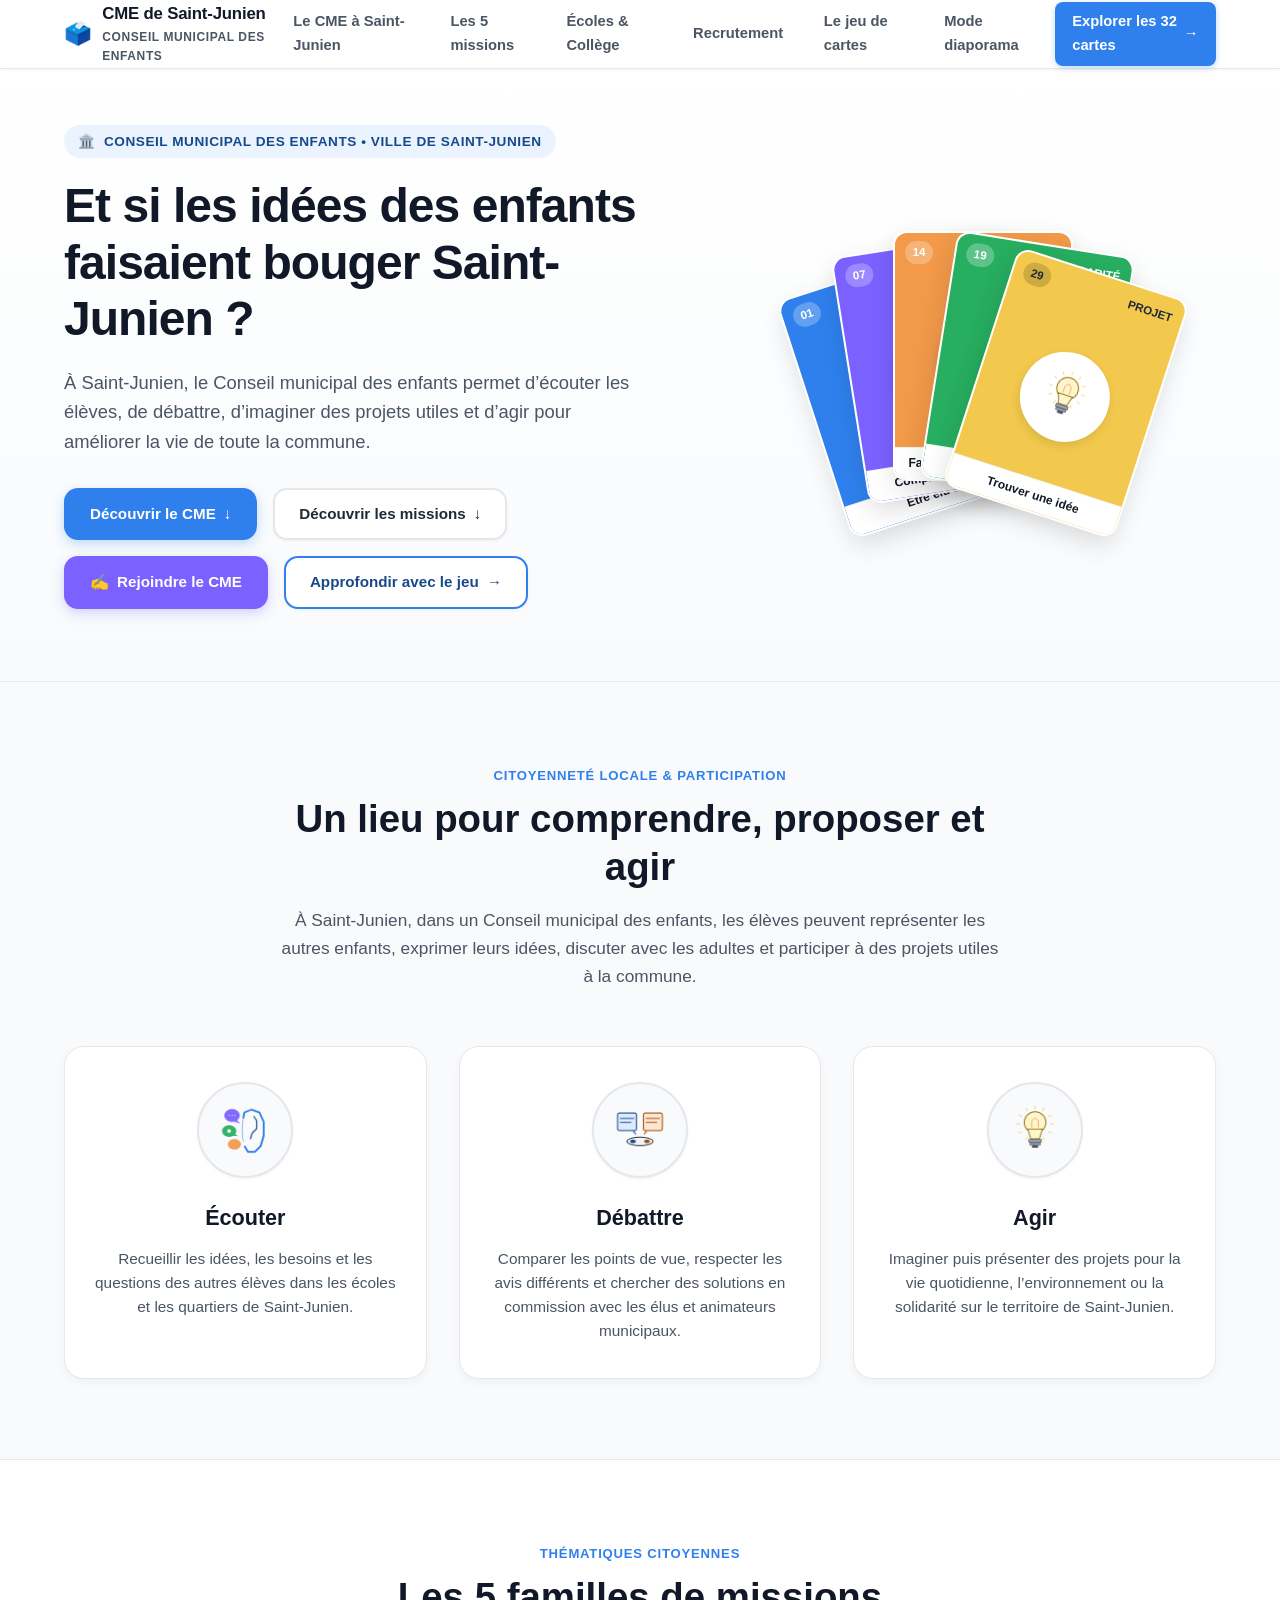
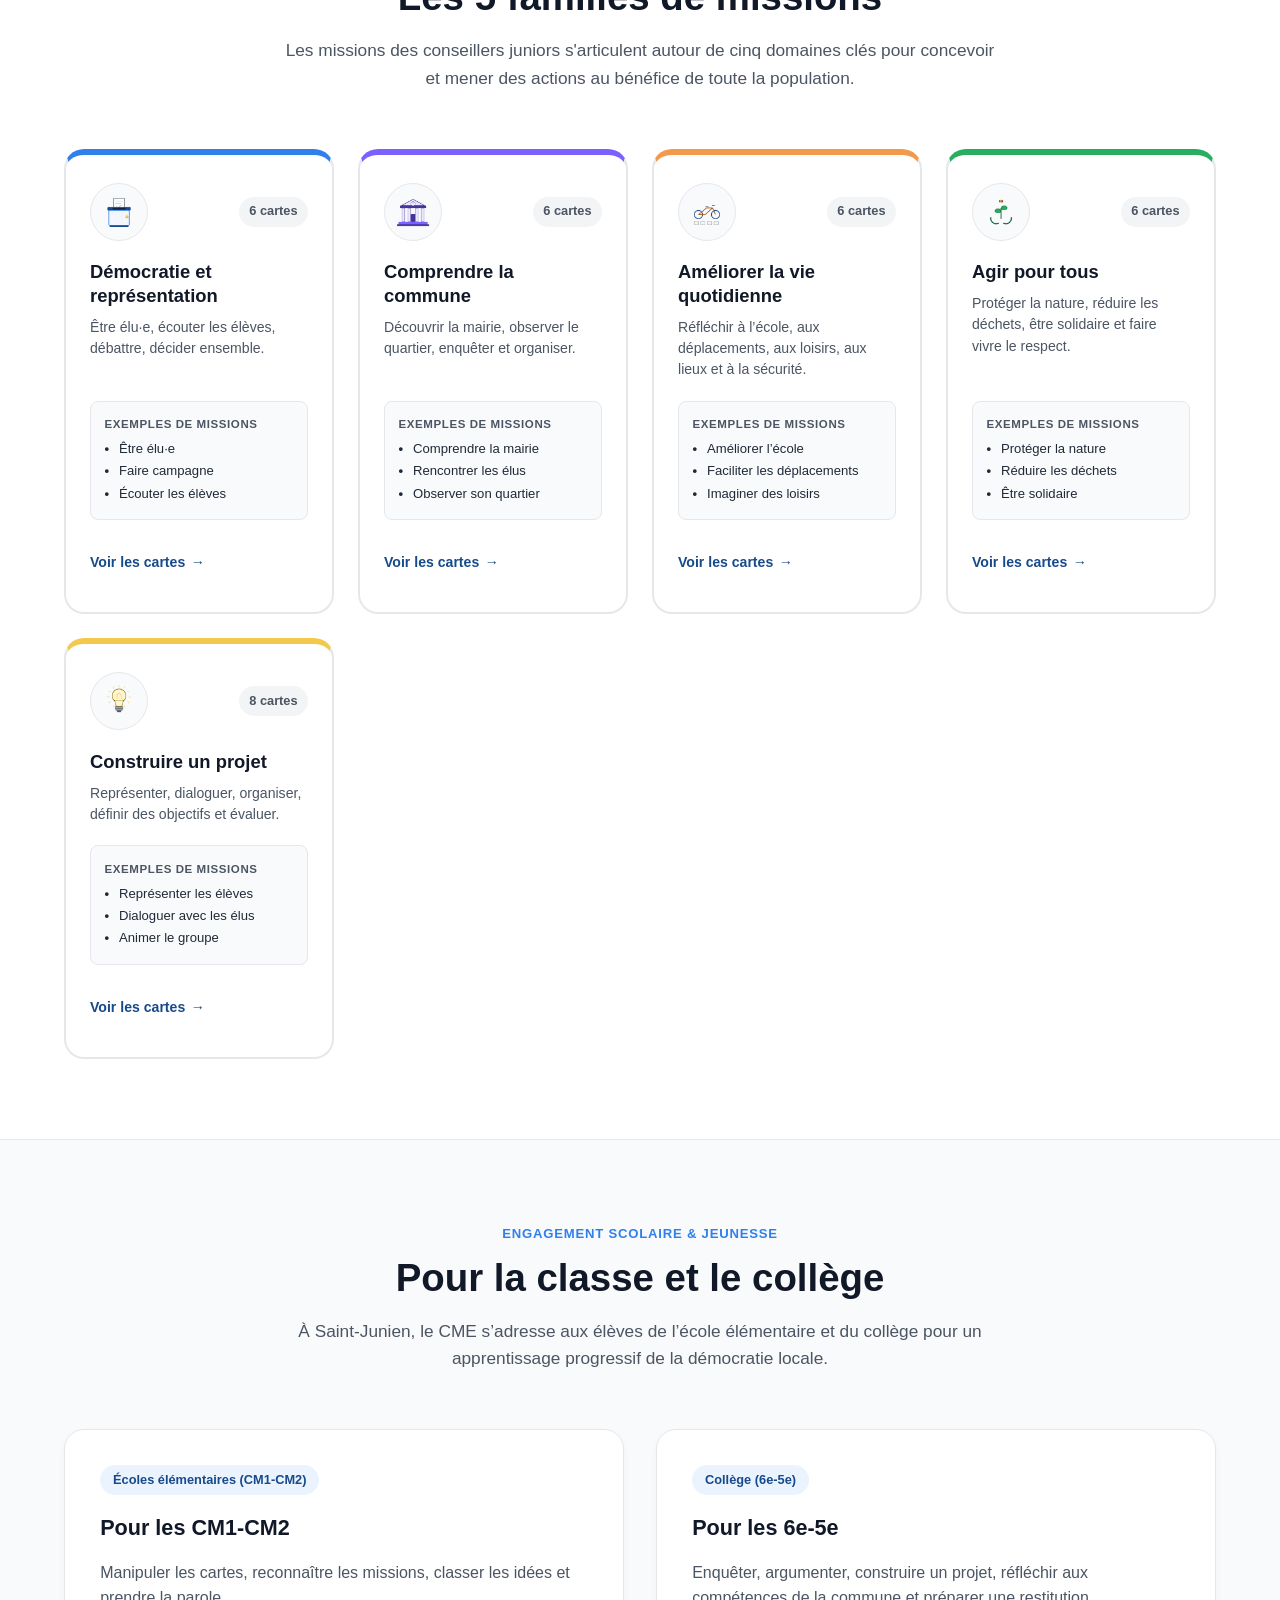
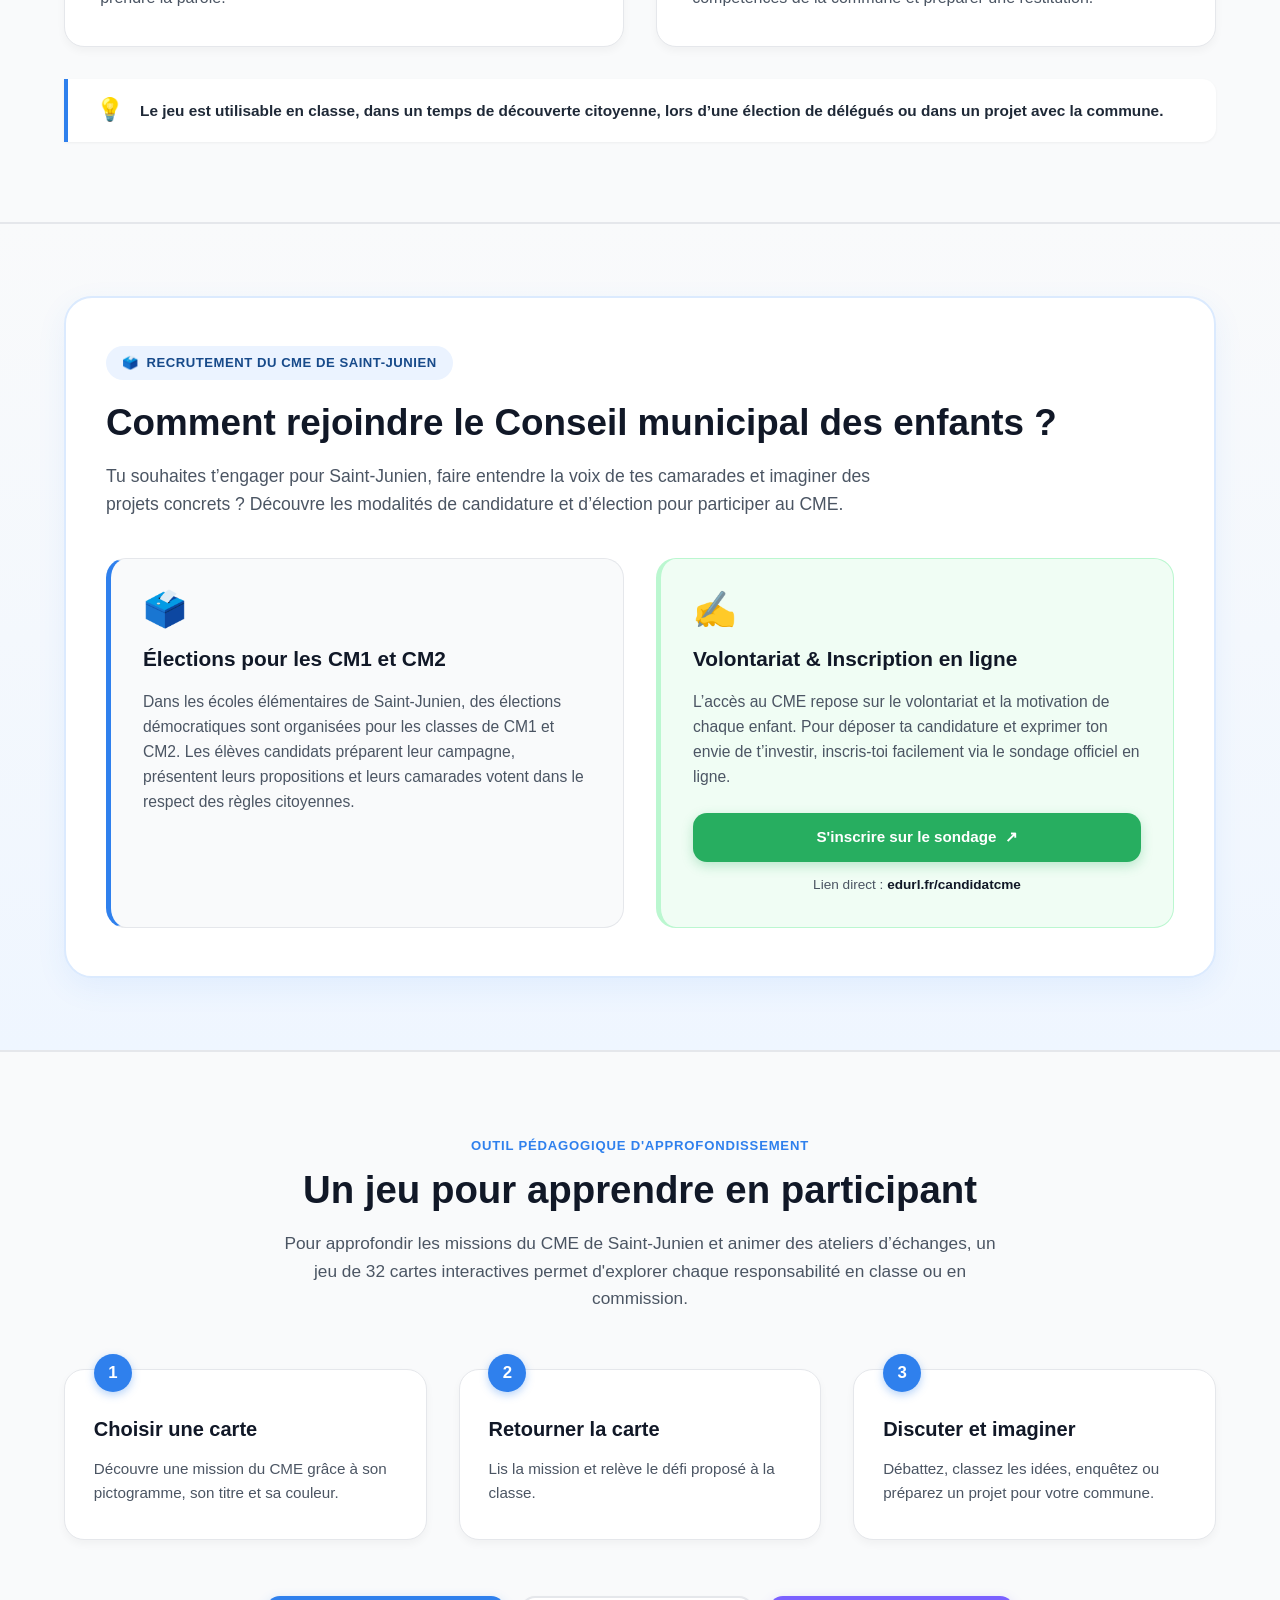
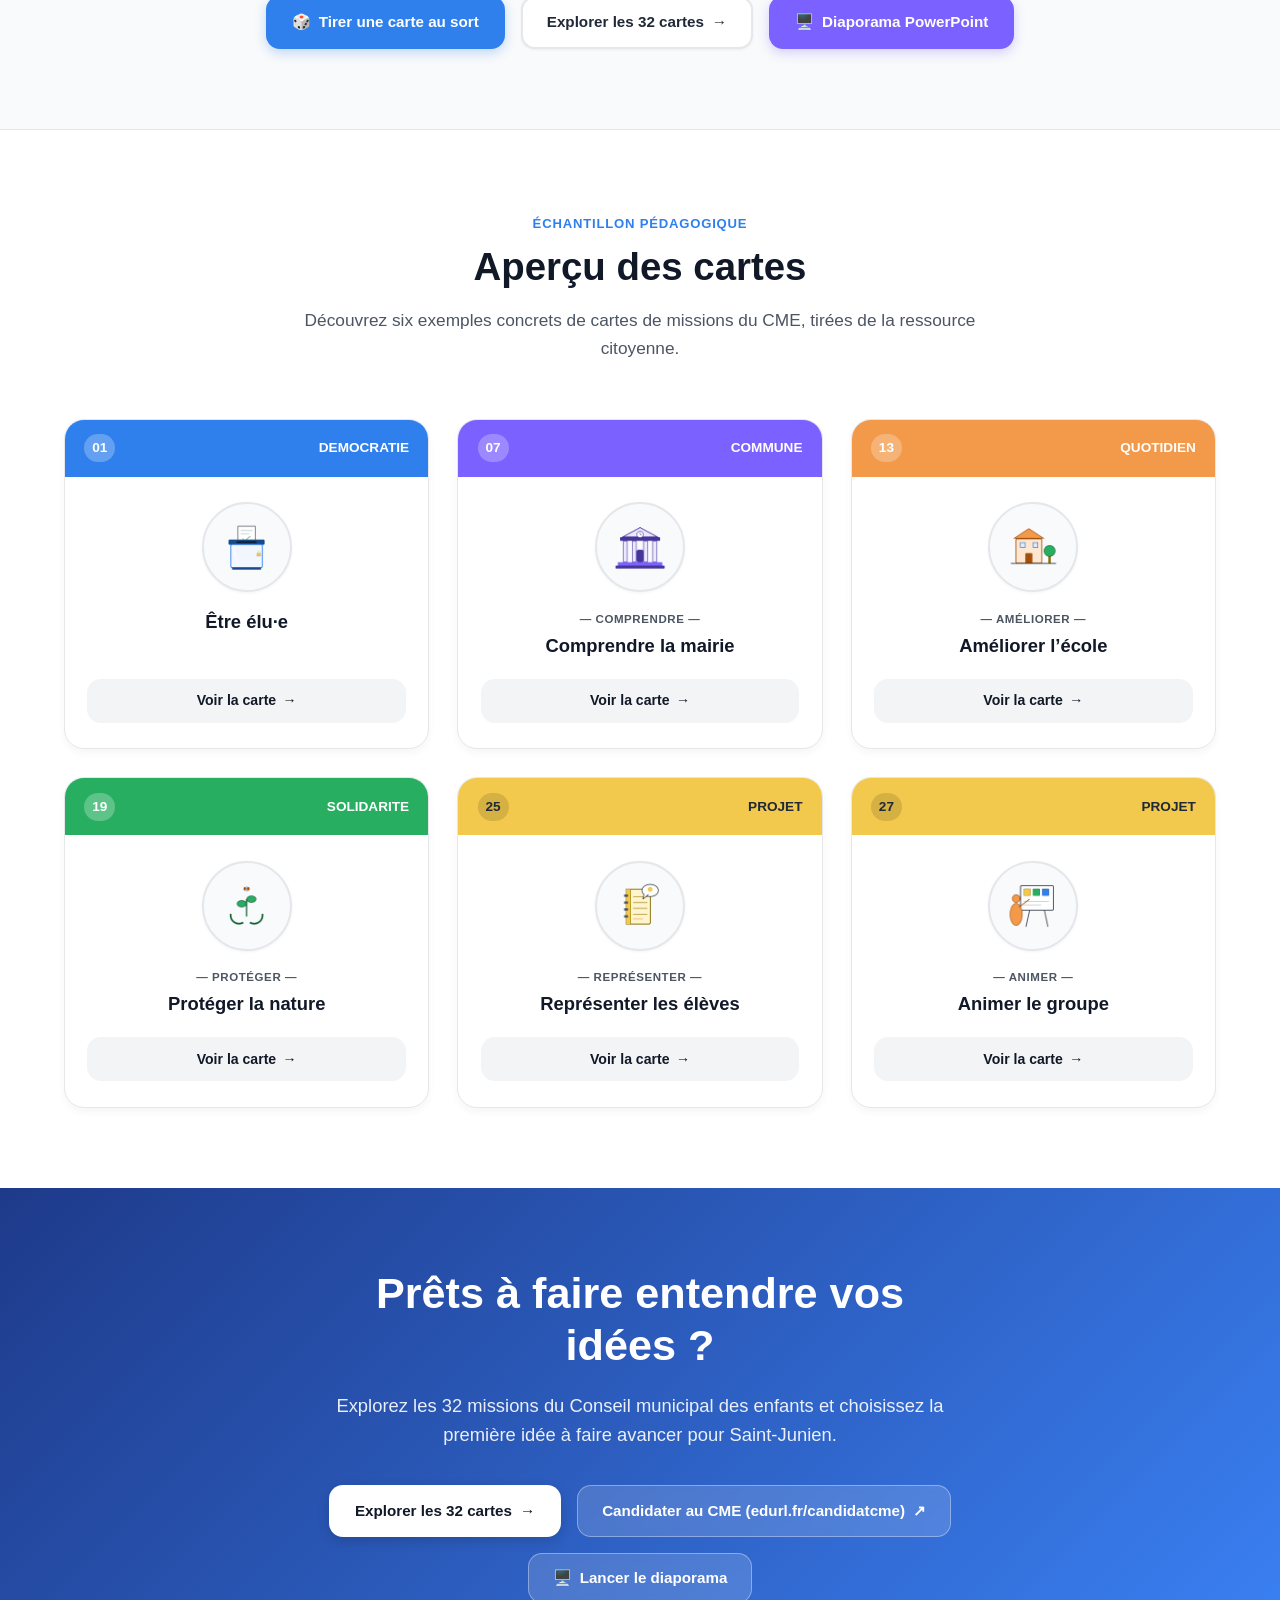
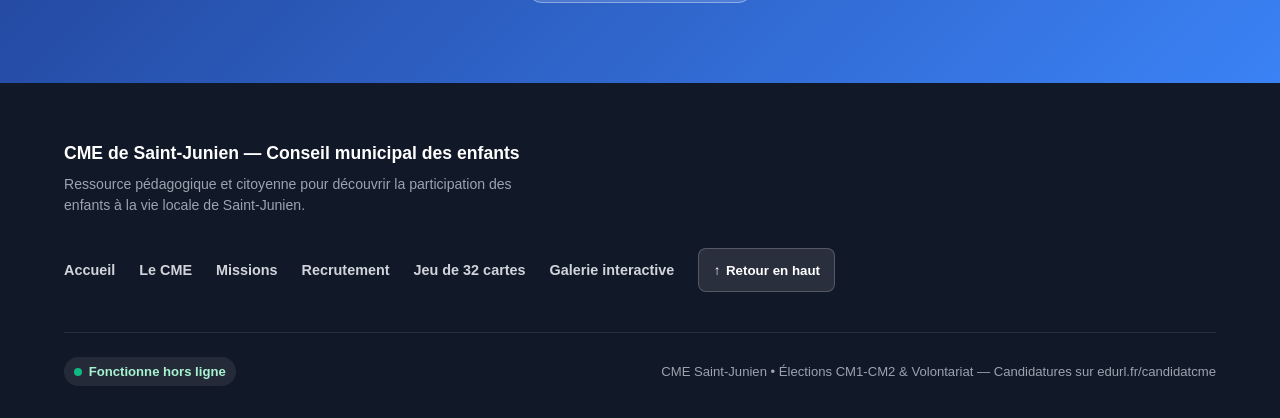
<file: index.html>
<!DOCTYPE html>
<html lang="fr">
<head>
  <meta charset="UTF-8">
  <meta name="viewport" content="width=device-width, initial-scale=1.0">
  <title>CME de Saint-Junien — Conseil municipal des enfants | Missions citoyennes</title>
  <meta name="description" content="Découvrez le Conseil municipal des enfants (CME) de Saint-Junien : écouter, débattre, agir pour la commune, modalités d'élection et de volontariat, et approfondir avec le jeu de 32 cartes.">
  <link rel="stylesheet" href="landing.css">
</head>
<body>
  <!-- Lien d'évitement pour la navigation clavier -->
  <a href="#main-content" class="skip-link">Aller au contenu principal</a>

  <!-- 1. Barre de navigation sticky et accessible -->
  <header class="site-header" id="top">
    <div class="landing-container nav-wrapper">
      <a href="index.html" class="brand-link" aria-label="CME de Saint-Junien, retour en haut de page">
        <span class="brand-icon" aria-hidden="true">🗳️</span>
        <span class="brand-text">
          <span class="brand-title">CME de Saint-Junien</span>
          <span class="brand-subtitle">Conseil municipal des enfants</span>
        </span>
      </a>

      <button id="mobileMenuToggle" class="mobile-menu-toggle" aria-expanded="false" aria-controls="mainNav" aria-label="Ouvrir le menu de navigation">
        <span class="hamburger-line" aria-hidden="true"></span>
        <span class="hamburger-line" aria-hidden="true"></span>
        <span class="hamburger-line" aria-hidden="true"></span>
      </button>

      <nav id="mainNav" class="main-nav" aria-label="Navigation principale">
        <ul class="nav-list">
          <li><a href="#decouvrir" class="nav-link">Le CME à Saint-Junien</a></li>
          <li><a href="#missions" class="nav-link">Les 5 missions</a></li>
          <li><a href="#niveaux" class="nav-link">Écoles &amp; Collège</a></li>
          <li><a href="#recrutement" class="nav-link">Recrutement</a></li>
          <li><a href="#jeu" class="nav-link">Le jeu de cartes</a></li>
          <li><a href="cartes.html#presentation" class="nav-link">Mode diaporama</a></li>
          <li><a href="cartes.html" class="nav-btn-highlight"><span>Explorer les 32 cartes</span> <span aria-hidden="true">→</span></a></li>
        </ul>
      </nav>
    </div>
  </header>

  <!-- Contenu Principal -->
  <main id="main-content">
    <!-- 2. Hero — Présentation du CME de Saint-Junien -->
    <section class="hero-section" aria-labelledby="heroTitle">
      <div class="landing-container hero-grid">
        <div class="hero-content">
          <div class="hero-eyebrow">
            <span aria-hidden="true">🏛️</span>
            <span>Conseil municipal des enfants • Ville de Saint-Junien</span>
          </div>
          <h1 id="heroTitle" class="hero-title">Et si les idées des enfants faisaient bouger Saint-Junien ?</h1>
          <p class="hero-lead">À Saint-Junien, le Conseil municipal des enfants permet d’écouter les élèves, de débattre, d’imaginer des projets utiles et d’agir pour améliorer la vie de toute la commune.</p>
          <div class="hero-actions">
            <a href="#decouvrir" class="btn btn-primary">
              <span>Découvrir le CME</span>
              <span aria-hidden="true">↓</span>
            </a>
            <a href="#missions" class="btn btn-secondary">
              <span>Découvrir les missions</span>
              <span aria-hidden="true">↓</span>
            </a>
            <a href="#recrutement" class="btn btn-accent">
              <span aria-hidden="true">✍️</span>
              <span>Rejoindre le CME</span>
            </a>
            <a href="#jeu" class="btn btn-outline" style="border-color: var(--democratie); color: var(--democratie-dark);">
              <span>Approfondir avec le jeu</span>
              <span aria-hidden="true">→</span>
            </a>
          </div>
        </div>

        <div class="hero-visual-wrapper" aria-label="Éventail illustré de cinq cartes des missions citoyennes du CME">
          <div class="hero-fan-container">
            <!-- Carte 1 : DEMOCRATIE -->
            <div class="hero-mini-card card-1" data-card-id="CME-01" tabindex="0" role="button" aria-label="Carte CME-01 : Être élu·e, Démocratie">
              <div class="mini-card-header">
                <span class="mini-card-badge">01</span>
                <span>DÉMOCRATIE</span>
              </div>
              <div class="mini-card-center">
                <div class="mini-card-disc">
                  <img src="assets/cme-01-etre-elue.png" alt="Pictogramme Être élu·e" loading="lazy">
                </div>
              </div>
              <div class="mini-card-footer">Être élu·e</div>
            </div>

            <!-- Carte 2 : COMMUNE -->
            <div class="hero-mini-card card-2" data-card-id="CME-07" tabindex="0" role="button" aria-label="Carte CME-07 : Comprendre la mairie, Commune">
              <div class="mini-card-header">
                <span class="mini-card-badge">07</span>
                <span>COMMUNE</span>
              </div>
              <div class="mini-card-center">
                <div class="mini-card-disc">
                  <img src="assets/cme-07-comprendre-la-mairie.png" alt="Pictogramme Comprendre la mairie" loading="lazy">
                </div>
              </div>
              <div class="mini-card-footer">Comprendre la mairie</div>
            </div>

            <!-- Carte 3 : QUOTIDIEN -->
            <div class="hero-mini-card card-3" data-card-id="CME-14" tabindex="0" role="button" aria-label="Carte CME-14 : Faciliter les déplacements, Quotidien">
              <div class="mini-card-header">
                <span class="mini-card-badge">14</span>
                <span>QUOTIDIEN</span>
              </div>
              <div class="mini-card-center">
                <div class="mini-card-disc">
                  <img src="assets/cme-14-faciliter-les-deplacements.png" alt="Pictogramme Faciliter les déplacements" loading="lazy">
                </div>
              </div>
              <div class="mini-card-footer">Faciliter les déplacements</div>
            </div>

            <!-- Carte 4 : SOLIDARITE -->
            <div class="hero-mini-card card-4" data-card-id="CME-19" tabindex="0" role="button" aria-label="Carte CME-19 : Protéger la nature, Solidarité">
              <div class="mini-card-header">
                <span class="mini-card-badge">19</span>
                <span>SOLIDARITÉ</span>
              </div>
              <div class="mini-card-center">
                <div class="mini-card-disc">
                  <img src="assets/cme-19-proteger-la-nature.png" alt="Pictogramme Protéger la nature" loading="lazy">
                </div>
              </div>
              <div class="mini-card-footer">Protéger la nature</div>
            </div>

            <!-- Carte 5 : PROJET -->
            <div class="hero-mini-card card-5" data-card-id="CME-29" tabindex="0" role="button" aria-label="Carte CME-29 : Trouver une idée, Projet">
              <div class="mini-card-header">
                <span class="mini-card-badge">29</span>
                <span>PROJET</span>
              </div>
              <div class="mini-card-center">
                <div class="mini-card-disc">
                  <img src="assets/cme-29-trouver-une-idee.png" alt="Pictogramme Trouver une idée" loading="lazy">
                </div>
              </div>
              <div class="mini-card-footer">Trouver une idée</div>
            </div>
          </div>
        </div>
      </div>
    </section>

    <!-- 3. Section « Le CME de Saint-Junien : Qu’est-ce qu’un CME ? » -->
    <section class="section-presentation" id="decouvrir" aria-labelledby="decouvrirTitle">
      <div class="landing-container">
        <div class="section-header">
          <span class="section-tag">Citoyenneté locale &amp; Participation</span>
          <h2 id="decouvrirTitle" class="section-title">Un lieu pour comprendre, proposer et agir</h2>
          <p class="section-subtitle">À Saint-Junien, dans un Conseil municipal des enfants, les élèves peuvent représenter les autres enfants, exprimer leurs idées, discuter avec les adultes et participer à des projets utiles à la commune.</p>
        </div>

        <div class="pillars-grid">
          <article class="pillar-card">
            <div class="pillar-disc">
              <img src="assets/cme-03-ecouter-les-eleves.png" alt="Illustration écouter les élèves" loading="lazy">
            </div>
            <h3 class="pillar-title">Écouter</h3>
            <p class="pillar-text">Recueillir les idées, les besoins et les questions des autres élèves dans les écoles et les quartiers de Saint-Junien.</p>
          </article>

          <article class="pillar-card">
            <div class="pillar-disc">
              <img src="assets/cme-05-debattre.png" alt="Illustration débattre" loading="lazy">
            </div>
            <h3 class="pillar-title">Débattre</h3>
            <p class="pillar-text">Comparer les points de vue, respecter les avis différents et chercher des solutions en commission avec les élus et animateurs municipaux.</p>
          </article>

          <article class="pillar-card">
            <div class="pillar-disc">
              <img src="assets/cme-29-trouver-une-idee.png" alt="Illustration imaginer des projets et agir" loading="lazy">
            </div>
            <h3 class="pillar-title">Agir</h3>
            <p class="pillar-text">Imaginer puis présenter des projets pour la vie quotidienne, l’environnement ou la solidarité sur le territoire de Saint-Junien.</p>
          </article>
        </div>
      </div>
    </section>

    <!-- 4. Section « Les 5 familles de missions du CME » -->
    <section class="section-families" id="missions" aria-labelledby="missionsTitle">
      <div class="landing-container">
        <div class="section-header">
          <span class="section-tag">Thématiques Citoyennes</span>
          <h2 id="missionsTitle" class="section-title">Les 5 familles de missions</h2>
          <p class="section-subtitle">Les missions des conseillers juniors s'articulent autour de cinq domaines clés pour concevoir et mener des actions au bénéfice de toute la population.</p>
        </div>

        <div class="families-grid">
          <!-- DEMOCRATIE -->
          <a href="cartes.html?category=DEMOCRATIE" class="family-panel cat-DEMOCRATIE" aria-label="Famille Démocratie et représentation, voir les cartes">
            <div class="family-top">
              <div class="family-disc">
                <img src="assets/cme-01-etre-elue.png" alt="" aria-hidden="true" loading="lazy">
              </div>
              <span class="family-count-badge cat-count" data-cat="DEMOCRATIE">6 cartes</span>
            </div>
            <h3 class="family-title">Démocratie et représentation</h3>
            <p class="family-desc">Être élu·e, écouter les élèves, débattre, décider ensemble.</p>
            <div class="family-examples-box">
              <div class="family-examples-label">Exemples de missions</div>
              <ul class="family-examples-list cat-sample-titles" data-cat="DEMOCRATIE">
                <li>Être élu·e</li>
                <li>Faire campagne</li>
                <li>Écouter les élèves</li>
              </ul>
            </div>
            <span class="family-action-link">
              <span>Voir les cartes</span>
              <span aria-hidden="true">→</span>
            </span>
          </a>

          <!-- COMMUNE -->
          <a href="cartes.html?category=COMMUNE" class="family-panel cat-COMMUNE" aria-label="Famille Comprendre la commune, voir les cartes">
            <div class="family-top">
              <div class="family-disc">
                <img src="assets/cme-07-comprendre-la-mairie.png" alt="" aria-hidden="true" loading="lazy">
              </div>
              <span class="family-count-badge cat-count" data-cat="COMMUNE">6 cartes</span>
            </div>
            <h3 class="family-title">Comprendre la commune</h3>
            <p class="family-desc">Découvrir la mairie, observer le quartier, enquêter et organiser.</p>
            <div class="family-examples-box">
              <div class="family-examples-label">Exemples de missions</div>
              <ul class="family-examples-list cat-sample-titles" data-cat="COMMUNE">
                <li>Comprendre la mairie</li>
                <li>Rencontrer les élus</li>
                <li>Observer son quartier</li>
              </ul>
            </div>
            <span class="family-action-link">
              <span>Voir les cartes</span>
              <span aria-hidden="true">→</span>
            </span>
          </a>

          <!-- QUOTIDIEN -->
          <a href="cartes.html?category=QUOTIDIEN" class="family-panel cat-QUOTIDIEN" aria-label="Famille Améliorer la vie quotidienne, voir les cartes">
            <div class="family-top">
              <div class="family-disc">
                <img src="assets/cme-14-faciliter-les-deplacements.png" alt="" aria-hidden="true" loading="lazy">
              </div>
              <span class="family-count-badge cat-count" data-cat="QUOTIDIEN">6 cartes</span>
            </div>
            <h3 class="family-title">Améliorer la vie quotidienne</h3>
            <p class="family-desc">Réfléchir à l’école, aux déplacements, aux loisirs, aux lieux et à la sécurité.</p>
            <div class="family-examples-box">
              <div class="family-examples-label">Exemples de missions</div>
              <ul class="family-examples-list cat-sample-titles" data-cat="QUOTIDIEN">
                <li>Améliorer l’école</li>
                <li>Faciliter les déplacements</li>
                <li>Imaginer des loisirs</li>
              </ul>
            </div>
            <span class="family-action-link">
              <span>Voir les cartes</span>
              <span aria-hidden="true">→</span>
            </span>
          </a>

          <!-- SOLIDARITE -->
          <a href="cartes.html?category=SOLIDARITE" class="family-panel cat-SOLIDARITE" aria-label="Famille Agir pour tous, voir les cartes">
            <div class="family-top">
              <div class="family-disc">
                <img src="assets/cme-19-proteger-la-nature.png" alt="" aria-hidden="true" loading="lazy">
              </div>
              <span class="family-count-badge cat-count" data-cat="SOLIDARITE">6 cartes</span>
            </div>
            <h3 class="family-title">Agir pour tous</h3>
            <p class="family-desc">Protéger la nature, réduire les déchets, être solidaire et faire vivre le respect.</p>
            <div class="family-examples-box">
              <div class="family-examples-label">Exemples de missions</div>
              <ul class="family-examples-list cat-sample-titles" data-cat="SOLIDARITE">
                <li>Protéger la nature</li>
                <li>Réduire les déchets</li>
                <li>Être solidaire</li>
              </ul>
            </div>
            <span class="family-action-link">
              <span>Voir les cartes</span>
              <span aria-hidden="true">→</span>
            </span>
          </a>

          <!-- PROJET -->
          <a href="cartes.html?category=PROJET" class="family-panel cat-PROJET" aria-label="Famille Construire un projet, voir les cartes">
            <div class="family-top">
              <div class="family-disc">
                <img src="assets/cme-29-trouver-une-idee.png" alt="" aria-hidden="true" loading="lazy">
              </div>
              <span class="family-count-badge cat-count" data-cat="PROJET">8 cartes</span>
            </div>
            <h3 class="family-title">Construire un projet</h3>
            <p class="family-desc">Représenter, dialoguer, organiser, définir des objectifs et évaluer.</p>
            <div class="family-examples-box">
              <div class="family-examples-label">Exemples de missions</div>
              <ul class="family-examples-list cat-sample-titles" data-cat="PROJET">
                <li>Trouver une idée</li>
                <li>Choisir un objectif</li>
                <li>Prévoir les moyens</li>
              </ul>
            </div>
            <span class="family-action-link">
              <span>Voir les cartes</span>
              <span aria-hidden="true">→</span>
            </span>
          </a>
        </div>
      </div>
    </section>

    <!-- 5. Section « Pour la classe et le collège » -->
    <section class="section-school" id="niveaux" aria-labelledby="schoolTitle">
      <div class="landing-container">
        <div class="section-header">
          <span class="section-tag">Engagement Scolaire &amp; Jeunesse</span>
          <h2 id="schoolTitle" class="section-title">Pour la classe et le collège</h2>
          <p class="section-subtitle">À Saint-Junien, le CME s’adresse aux élèves de l’école élémentaire et du collège pour un apprentissage progressif de la démocratie locale.</p>
        </div>

        <div class="school-grid">
          <article class="school-block">
            <span class="school-badge">Écoles élémentaires (CM1-CM2)</span>
            <h3 class="school-title">Pour les CM1-CM2</h3>
            <p class="school-text">Manipuler les cartes, reconnaître les missions, classer les idées et prendre la parole.</p>
          </article>

          <article class="school-block">
            <span class="school-badge">Collège (6e-5e)</span>
            <h3 class="school-title">Pour les 6e-5e</h3>
            <p class="school-text">Enquêter, argumenter, construire un projet, réfléchir aux compétences de la commune et préparer une restitution.</p>
          </article>
        </div>

        <div class="school-common-note">
          <span class="note-icon" aria-hidden="true">💡</span>
          <p class="note-text">Le jeu est utilisable en classe, dans un temps de découverte citoyenne, lors d’une élection de délégués ou dans un projet avec la commune.</p>
        </div>
      </div>
    </section>

    <!-- 6. NOUVEAU : Section « Recrutement du CME : Élections et Volontariat » -->
    <section class="section-recruitment" id="recrutement" aria-labelledby="recruitmentTitle">
      <div class="landing-container">
        <div class="recruitment-card">
          <div class="recruitment-badge">
            <span aria-hidden="true">🗳️</span>
            <span>Recrutement du CME de Saint-Junien</span>
          </div>
          <h2 id="recruitmentTitle" class="recruitment-title">Comment rejoindre le Conseil municipal des enfants ?</h2>
          <p class="recruitment-lead">Tu souhaites t’engager pour Saint-Junien, faire entendre la voix de tes camarades et imaginer des projets concrets ? Découvre les modalités de candidature et d’élection pour participer au CME.</p>
          
          <div class="recruitment-grid">
            <div class="recruitment-box box-elections">
              <div class="recruitment-icon" aria-hidden="true">🗳️</div>
              <h3 class="recruitment-box-title">Élections pour les CM1 et CM2</h3>
              <p class="recruitment-box-text">Dans les écoles élémentaires de Saint-Junien, des élections démocratiques sont organisées pour les classes de CM1 et CM2. Les élèves candidats préparent leur campagne, présentent leurs propositions et leurs camarades votent dans le respect des règles citoyennes.</p>
            </div>

            <div class="recruitment-box box-volontariat">
              <div class="recruitment-icon" aria-hidden="true">✍️</div>
              <h3 class="recruitment-box-title">Volontariat &amp; Inscription en ligne</h3>
              <p class="recruitment-box-text">L’accès au CME repose sur le volontariat et la motivation de chaque enfant. Pour déposer ta candidature et exprimer ton envie de t’investir, inscris-toi facilement via le sondage officiel en ligne.</p>
              <a href="https://edurl.fr/candidatcme" target="_blank" rel="noopener noreferrer" class="recruitment-btn" aria-label="Accéder au sondage de candidature pour le CME de Saint-Junien sur edurl.fr/candidatcme (nouvelle fenêtre)">
                <span>S'inscrire sur le sondage</span>
                <span aria-hidden="true">↗</span>
              </a>
              <div class="recruitment-url-hint">Lien direct : <strong>edurl.fr/candidatcme</strong></div>
            </div>
          </div>
        </div>
      </div>
    </section>

    <!-- 7. Section « Approfondir avec le jeu de 32 cartes » -->
    <section class="section-how-to" id="jeu" aria-labelledby="jeuTitle">
      <div class="landing-container">
        <div class="section-header">
          <span class="section-tag">Outil Pédagogique d'Approfondissement</span>
          <h2 id="jeuTitle" class="section-title">Un jeu pour apprendre en participant</h2>
          <p class="section-subtitle">Pour approfondir les missions du CME de Saint-Junien et animer des ateliers d’échanges, un jeu de 32 cartes interactives permet d'explorer chaque responsabilité en classe ou en commission.</p>
        </div>

        <div class="steps-grid">
          <article class="step-card">
            <div class="step-number" aria-hidden="true">1</div>
            <h3 class="step-title">Choisir une carte</h3>
            <p class="step-desc">Découvre une mission du CME grâce à son pictogramme, son titre et sa couleur.</p>
          </article>

          <article class="step-card">
            <div class="step-number" aria-hidden="true">2</div>
            <h3 class="step-title">Retourner la carte</h3>
            <p class="step-desc">Lis la mission et relève le défi proposé à la classe.</p>
          </article>

          <article class="step-card">
            <div class="step-number" aria-hidden="true">3</div>
            <h3 class="step-title">Discuter et imaginer</h3>
            <p class="step-desc">Débattez, classez les idées, enquêtez ou préparez un projet pour votre commune.</p>
          </article>
        </div>

        <div class="how-to-cta" style="display: flex; justify-content: center; gap: 1rem; flex-wrap: wrap;">
          <a href="cartes.html?random=1" class="btn btn-primary">
            <span aria-hidden="true">🎲</span>
            <span>Tirer une carte au sort</span>
          </a>
          <a href="cartes.html" class="btn btn-secondary">
            <span>Explorer les 32 cartes</span>
            <span aria-hidden="true">→</span>
          </a>
          <a href="cartes.html#presentation" class="btn btn-accent">
            <span aria-hidden="true">🖥️</span>
            <span>Diaporama PowerPoint</span>
          </a>
        </div>
      </div>
    </section>

    <!-- 8. Section « Aperçu des cartes » (6 cartes générées dynamiquement) -->
    <section class="section-preview" id="apercu" aria-labelledby="previewTitle">
      <div class="landing-container">
        <div class="section-header">
          <span class="section-tag">Échantillon Pédagogique</span>
          <h2 id="previewTitle" class="section-title">Aperçu des cartes</h2>
          <p class="section-subtitle">Découvrez six exemples concrets de cartes de missions du CME, tirées de la ressource citoyenne.</p>
        </div>

        <div class="preview-grid" id="previewCardsGrid">
          <!-- Rempli dynamiquement par landing.js depuis le JSON -->
        </div>
      </div>
    </section>

    <!-- 9. Section finale — Appel à l’action -->
    <section class="section-cta" id="action" aria-labelledby="ctaTitle">
      <div class="landing-container cta-box">
        <h2 id="ctaTitle" class="cta-title">Prêts à faire entendre vos idées ?</h2>
        <p class="cta-text">Explorez les 32 missions du Conseil municipal des enfants et choisissez la première idée à faire avancer pour Saint-Junien.</p>
        <div class="cta-actions">
          <a href="cartes.html" class="btn btn-white">
            <span>Explorer les 32 cartes</span>
            <span aria-hidden="true">→</span>
          </a>
          <a href="https://edurl.fr/candidatcme" target="_blank" rel="noopener noreferrer" class="btn btn-cta-secondary">
            <span>Candidater au CME (edurl.fr/candidatcme)</span>
            <span aria-hidden="true">↗</span>
          </a>
          <a href="cartes.html#presentation" class="btn btn-cta-secondary">
            <span aria-hidden="true">🖥️</span>
            <span>Lancer le diaporama</span>
          </a>
        </div>
      </div>
    </section>
  </main>

  <!-- 10. Pied de page -->
  <footer class="site-footer">
    <div class="landing-container">
      <div class="footer-grid">
        <div class="footer-info">
          <div class="footer-brand">CME de Saint-Junien — Conseil municipal des enfants</div>
          <p class="footer-desc">Ressource pédagogique et citoyenne pour découvrir la participation des enfants à la vie locale de Saint-Junien.</p>
        </div>

        <div class="footer-links">
          <a href="index.html" class="footer-link">Accueil</a>
          <a href="#decouvrir" class="footer-link">Le CME</a>
          <a href="#missions" class="footer-link">Missions</a>
          <a href="#recrutement" class="footer-link">Recrutement</a>
          <a href="#jeu" class="footer-link">Jeu de 32 cartes</a>
          <a href="cartes.html" class="footer-link">Galerie interactive</a>
          <button id="btnScrollTop" class="footer-btn-top" aria-label="Retour en haut de page">
            <span aria-hidden="true">↑</span>
            <span>Retour en haut</span>
          </button>
        </div>
      </div>

      <div class="footer-bottom">
        <div class="offline-badge">
          <span class="offline-dot" aria-hidden="true"></span>
          <span>Fonctionne hors ligne</span>
        </div>
        <div class="footer-meta">CME Saint-Junien • Élections CM1-CM2 &amp; Volontariat — Candidatures sur edurl.fr/candidatcme</div>
      </div>
    </div>
  </footer>

  <!-- Données JSON des 32 cartes embarquées pour le fonctionnement 100% hors ligne -->
  <script id="cards-data" type="application/json">
[
  {
    "id": "CME-01",
    "number": 1,
    "status": "core",
    "category_code": "DEMOCRATIE",
    "category_label": "Démocratie et représentation",
    "category_icon": "🗳️",
    "action_verb": "Être élu·e",
    "title": "Être élu·e",
    "front_label": "Je représente ma classe",
    "pictogram": "🗳️",
    "image_prompt_id": "CME-01",
    "image_file": "assets/generated/pictograms/cme-01-etre-elue.png",
    "mission_intro": "Au CME, je peux…",
    "mission_text": "Participer à une élection : se présenter, expliquer ses idées, voter dans le respect des règles.",
    "challenge_label": "Défi",
    "challenge_text": "Quelle promesse réaliste pourrais-tu faire à tes camarades ?",
    "age_levels": [
      "CM1",
      "CM2",
      "6e",
      "5e"
    ],
    "skills": [
      "S'exprimer à l'oral",
      "Comprendre le vote",
      "Représenter les autres"
    ],
    "keywords": [
      "élection",
      "vote",
      "candidature",
      "représentation"
    ],
    "alternative_text": "Une urne électorale, un bulletin de vote et des enfants participant à une élection.",
    "qr_url": "",
    "layout": {
      "front_variant": "standard",
      "back_variant": "standard",
      "title_size_override": null,
      "mission_size_override": null
    }
  },
  {
    "id": "CME-02",
    "number": 2,
    "status": "core",
    "category_code": "DEMOCRATIE",
    "category_label": "Démocratie et représentation",
    "category_icon": "🗳️",
    "action_verb": "Faire campagne",
    "title": "Faire campagne",
    "front_label": "Je présente mes idées",
    "pictogram": "📣",
    "image_prompt_id": "CME-02",
    "image_file": "assets/generated/pictograms/cme-02-faire-campagne.png",
    "mission_intro": "Au CME, je peux…",
    "mission_text": "Présenter son programme et convaincre sans se moquer ni promettre l’impossible.",
    "challenge_label": "Défi",
    "challenge_text": "Crée un slogan de huit mots maximum pour une candidature au CME.",
    "age_levels": [
      "CM1",
      "CM2",
      "6e",
      "5e"
    ],
    "skills": [
      "Argumenter",
      "Écrire un message court",
      "Respecter les autres"
    ],
    "keywords": [
      "programme",
      "slogan",
      "candidature",
      "engagement"
    ],
    "alternative_text": "Une enfant présente une affiche de campagne devant plusieurs camarades.",
    "qr_url": "",
    "layout": {
      "front_variant": "standard",
      "back_variant": "standard",
      "title_size_override": null,
      "mission_size_override": null
    }
  },
  {
    "id": "CME-03",
    "number": 3,
    "status": "core",
    "category_code": "DEMOCRATIE",
    "category_label": "Démocratie et représentation",
    "category_icon": "🗳️",
    "action_verb": "Écouter",
    "title": "Écouter les élèves",
    "front_label": "Je recueille les idées",
    "pictogram": "👂",
    "image_prompt_id": "CME-03",
    "image_file": "assets/generated/pictograms/cme-03-ecouter-les-eleves.png",
    "mission_intro": "Au CME, je peux…",
    "mission_text": "Recueillir les besoins, les idées et les problèmes des autres enfants. Un élu est un relais.",
    "challenge_label": "Défi",
    "challenge_text": "Invente trois questions pour consulter les élèves de ta classe.",
    "age_levels": [
      "CM1",
      "CM2",
      "6e",
      "5e"
    ],
    "skills": [
      "Écouter",
      "Questionner",
      "Restituer une information"
    ],
    "keywords": [
      "consultation",
      "questionnaire",
      "besoins",
      "représentation"
    ],
    "alternative_text": "Un enfant écoute plusieurs camarades qui partagent leurs idées.",
    "qr_url": "",
    "layout": {
      "front_variant": "standard",
      "back_variant": "standard",
      "title_size_override": null,
      "mission_size_override": null
    }
  },
  {
    "id": "CME-04",
    "number": 4,
    "status": "core",
    "category_code": "DEMOCRATIE",
    "category_label": "Démocratie et représentation",
    "category_icon": "🗳️",
    "action_verb": "Prendre la parole",
    "title": "Prendre la parole",
    "front_label": "J’exprime une idée",
    "pictogram": "🗣️",
    "image_prompt_id": "CME-04",
    "image_file": "assets/generated/pictograms/cme-04-prendre-la-parole.png",
    "mission_intro": "Au CME, je peux…",
    "mission_text": "Exprimer une idée clairement, donner des exemples et respecter le temps de parole de chacun.",
    "challenge_label": "Défi",
    "challenge_text": "Explique une proposition utile pour ta commune en trente secondes.",
    "age_levels": [
      "CM1",
      "CM2",
      "6e",
      "5e"
    ],
    "skills": [
      "Expression orale",
      "Argumentation",
      "Écoute"
    ],
    "keywords": [
      "oral",
      "argument",
      "réunion",
      "confiance"
    ],
    "alternative_text": "Une élève parle devant un petit groupe assis en cercle.",
    "qr_url": "",
    "layout": {
      "front_variant": "standard",
      "back_variant": "standard",
      "title_size_override": null,
      "mission_size_override": null
    }
  },
  {
    "id": "CME-05",
    "number": 5,
    "status": "core",
    "category_code": "DEMOCRATIE",
    "category_label": "Démocratie et représentation",
    "category_icon": "🗳️",
    "action_verb": "Débattre",
    "title": "Débattre",
    "front_label": "J’écoute les avis différents",
    "pictogram": "🤝",
    "image_prompt_id": "CME-05",
    "image_file": "assets/generated/pictograms/cme-05-debattre.png",
    "mission_intro": "Au CME, je peux…",
    "mission_text": "Comparer plusieurs opinions, argumenter et accepter que l’on ne soit pas toujours d’accord.",
    "challenge_label": "Défi",
    "challenge_text": "Transforme « je ne suis pas d’accord » en une phrase constructive.",
    "age_levels": [
      "CM1",
      "CM2",
      "6e",
      "5e"
    ],
    "skills": [
      "Argumenter",
      "Écouter",
      "Respecter des opinions différentes"
    ],
    "keywords": [
      "débat",
      "opinion",
      "respect",
      "argumentation"
    ],
    "alternative_text": "Deux enfants discutent avec respect autour d’une table de réunion.",
    "qr_url": "",
    "layout": {
      "front_variant": "standard",
      "back_variant": "standard",
      "title_size_override": null,
      "mission_size_override": null
    }
  },
  {
    "id": "CME-06",
    "number": 6,
    "status": "core",
    "category_code": "DEMOCRATIE",
    "category_label": "Démocratie et représentation",
    "category_icon": "🗳️",
    "action_verb": "Décider ensemble",
    "title": "Décider ensemble",
    "front_label": "Je choisis avec les autres",
    "pictogram": "✋",
    "image_prompt_id": "CME-06",
    "image_file": "assets/generated/pictograms/cme-06-decider-ensemble.png",
    "mission_intro": "Au CME, je peux…",
    "mission_text": "Chercher un compromis ou voter lorsqu’il faut choisir entre plusieurs solutions.",
    "challenge_label": "Défi",
    "challenge_text": "Comment choisir entre un jardin partagé et un terrain de jeux si le budget ne permet qu’un seul projet ?",
    "age_levels": [
      "CM1",
      "CM2",
      "6e",
      "5e"
    ],
    "skills": [
      "Décider",
      "Coopérer",
      "Comprendre un compromis"
    ],
    "keywords": [
      "vote",
      "choix",
      "compromis",
      "décision"
    ],
    "alternative_text": "Des enfants lèvent la main pour participer à une décision collective.",
    "qr_url": "",
    "layout": {
      "front_variant": "standard",
      "back_variant": "standard",
      "title_size_override": null,
      "mission_size_override": null
    }
  },
  {
    "id": "CME-07",
    "number": 7,
    "status": "core",
    "category_code": "COMMUNE",
    "category_label": "Comprendre la commune",
    "category_icon": "🏛️",
    "action_verb": "Comprendre",
    "title": "Comprendre la mairie",
    "front_label": "Je découvre ma commune",
    "pictogram": "🏛️",
    "image_prompt_id": "CME-07",
    "image_file": "assets/generated/pictograms/cme-07-comprendre-la-mairie.png",
    "mission_intro": "Au CME, je peux…",
    "mission_text": "Découvrir ce que fait une commune : écoles, rues, parcs, sports, culture, solidarité et restauration scolaire.",
    "challenge_label": "Défi",
    "challenge_text": "Cite trois services municipaux que tu utilises dans ta vie quotidienne.",
    "age_levels": [
      "CM1",
      "CM2",
      "6e",
      "5e"
    ],
    "skills": [
      "Identifier les services publics",
      "Se repérer dans la commune"
    ],
    "keywords": [
      "mairie",
      "commune",
      "services publics",
      "territoire"
    ],
    "alternative_text": "Une mairie stylisée entourée d’enfants et de services municipaux.",
    "qr_url": "",
    "layout": {
      "front_variant": "standard",
      "back_variant": "standard",
      "title_size_override": null,
      "mission_size_override": null
    }
  },
  {
    "id": "CME-08",
    "number": 8,
    "status": "core",
    "category_code": "COMMUNE",
    "category_label": "Comprendre la commune",
    "category_icon": "🏛️",
    "action_verb": "Rencontrer",
    "title": "Rencontrer les élus",
    "front_label": "Je dialogue avec les adultes",
    "pictogram": "👥",
    "image_prompt_id": "CME-08",
    "image_file": "assets/generated/pictograms/cme-08-rencontrer-les-elus.png",
    "mission_intro": "Au CME, je peux…",
    "mission_text": "Dialoguer avec le maire, les adjoints et les conseillers municipaux pour présenter des idées ou poser des questions.",
    "challenge_label": "Défi",
    "challenge_text": "Prépare une question utile à poser au maire de ta commune.",
    "age_levels": [
      "CM1",
      "CM2",
      "6e",
      "5e"
    ],
    "skills": [
      "Questionner",
      "Dialoguer",
      "Préparer une intervention"
    ],
    "keywords": [
      "maire",
      "élus",
      "dialogue",
      "conseil municipal"
    ],
    "alternative_text": "Des enfants échangent avec des élus autour d’une table municipale.",
    "qr_url": "",
    "layout": {
      "front_variant": "standard",
      "back_variant": "standard",
      "title_size_override": null,
      "mission_size_override": null
    }
  },
  {
    "id": "CME-09",
    "number": 9,
    "status": "core",
    "category_code": "COMMUNE",
    "category_label": "Comprendre la commune",
    "category_icon": "🏛️",
    "action_verb": "Observer",
    "title": "Observer son quartier",
    "front_label": "Je regarde ce qui peut changer",
    "pictogram": "🧭",
    "image_prompt_id": "CME-09",
    "image_file": "assets/generated/pictograms/cme-09-observer-son-quartier.png",
    "mission_intro": "Au CME, je peux…",
    "mission_text": "Regarder ce qui fonctionne, ce qui manque et ce qui pourrait être amélioré autour de l’école ou dans le quartier.",
    "challenge_label": "Défi",
    "challenge_text": "Dessine un trajet et place deux endroits qui pourraient être améliorés.",
    "age_levels": [
      "CM1",
      "CM2",
      "6e",
      "5e"
    ],
    "skills": [
      "Observer",
      "Se repérer",
      "Décrire un lieu"
    ],
    "keywords": [
      "quartier",
      "diagnostic",
      "carte",
      "observation"
    ],
    "alternative_text": "Des enfants observent une rue et consultent une petite carte de quartier.",
    "qr_url": "",
    "layout": {
      "front_variant": "standard",
      "back_variant": "standard",
      "title_size_override": null,
      "mission_size_override": null
    }
  },
  {
    "id": "CME-10",
    "number": 10,
    "status": "core",
    "category_code": "COMMUNE",
    "category_label": "Comprendre la commune",
    "category_icon": "🏛️",
    "action_verb": "Enquêter",
    "title": "Enquêter",
    "front_label": "Je cherche avant de proposer",
    "pictogram": "🔎",
    "image_prompt_id": "CME-10",
    "image_file": "assets/generated/pictograms/cme-10-enqueter.png",
    "mission_intro": "Au CME, je peux…",
    "mission_text": "Chercher des informations avant de proposer une solution : sondage, visite, observation, entretien ou recherche documentaire.",
    "challenge_label": "Défi",
    "challenge_text": "Quelles personnes pourrais-tu interroger pour améliorer un parc ?",
    "age_levels": [
      "CM1",
      "CM2",
      "6e",
      "5e"
    ],
    "skills": [
      "Rechercher",
      "Questionner",
      "Vérifier une information"
    ],
    "keywords": [
      "enquête",
      "sondage",
      "entretien",
      "observation"
    ],
    "alternative_text": "Une enfant utilise une loupe, un carnet et un questionnaire pour mener une enquête.",
    "qr_url": "",
    "layout": {
      "front_variant": "standard",
      "back_variant": "standard",
      "title_size_override": null,
      "mission_size_override": null
    }
  },
  {
    "id": "CME-11",
    "number": 11,
    "status": "core",
    "category_code": "COMMUNE",
    "category_label": "Comprendre la commune",
    "category_icon": "🏛️",
    "action_verb": "Coopérer",
    "title": "Travailler en commission",
    "front_label": "Je travaille en petit groupe",
    "pictogram": "🧩",
    "image_prompt_id": "CME-11",
    "image_file": "assets/generated/pictograms/cme-11-travailler-en-commission.png",
    "mission_intro": "Au CME, je peux…",
    "mission_text": "Se répartir en petits groupes selon des thèmes : environnement, solidarité, loisirs, école ou mobilité.",
    "challenge_label": "Défi",
    "challenge_text": "Choisis une commission et explique pourquoi tu aimerais y participer.",
    "age_levels": [
      "CM1",
      "CM2",
      "6e",
      "5e"
    ],
    "skills": [
      "Coopérer",
      "Répartir les tâches",
      "Construire un projet"
    ],
    "keywords": [
      "commission",
      "groupe",
      "coopération",
      "thème"
    ],
    "alternative_text": "Quatre enfants travaillent ensemble sur une affiche de projet.",
    "qr_url": "",
    "layout": {
      "front_variant": "standard",
      "back_variant": "standard",
      "title_size_override": null,
      "mission_size_override": null
    }
  },
  {
    "id": "CME-12",
    "number": 12,
    "status": "core",
    "category_code": "COMMUNE",
    "category_label": "Comprendre la commune",
    "category_icon": "🏛️",
    "action_verb": "Organiser",
    "title": "Préparer une réunion",
    "front_label": "Je prépare les étapes",
    "pictogram": "📋",
    "image_prompt_id": "CME-12",
    "image_file": "assets/generated/pictograms/cme-12-preparer-une-reunion.png",
    "mission_intro": "Au CME, je peux…",
    "mission_text": "Construire un ordre du jour, noter les décisions et prévoir les prochaines étapes.",
    "challenge_label": "Défi",
    "challenge_text": "Rédige un ordre du jour de trois points pour améliorer la cour de récréation.",
    "age_levels": [
      "CM1",
      "CM2",
      "6e",
      "5e"
    ],
    "skills": [
      "Organiser",
      "Prendre des notes",
      "Planifier"
    ],
    "keywords": [
      "réunion",
      "ordre du jour",
      "compte rendu",
      "organisation"
    ],
    "alternative_text": "Un carnet, une liste de réunion et des enfants autour d’une table.",
    "qr_url": "",
    "layout": {
      "front_variant": "standard",
      "back_variant": "standard",
      "title_size_override": null,
      "mission_size_override": null
    }
  },
  {
    "id": "CME-13",
    "number": 13,
    "status": "core",
    "category_code": "QUOTIDIEN",
    "category_label": "Améliorer la vie quotidienne",
    "category_icon": "🏫",
    "action_verb": "Améliorer",
    "title": "Améliorer l’école",
    "front_label": "Je pense au bien-être à l’école",
    "pictogram": "🏫",
    "image_prompt_id": "CME-13",
    "image_file": "assets/generated/pictograms/cme-13-ameliorer-lecole.png",
    "mission_intro": "Au CME, je peux…",
    "mission_text": "Proposer des idées sur le bien-être, la cour, les repas, l’égalité ou le respect à l’école.",
    "challenge_label": "Défi",
    "challenge_text": "Quelle amélioration serait utile au plus grand nombre d’élèves ?",
    "age_levels": [
      "CM1",
      "CM2",
      "6e",
      "5e"
    ],
    "skills": [
      "Identifier un besoin",
      "Proposer",
      "Hiérarchiser"
    ],
    "keywords": [
      "école",
      "cour",
      "bien-être",
      "égalité"
    ],
    "alternative_text": "Des élèves imaginent des améliorations pour leur école et leur cour.",
    "qr_url": "",
    "layout": {
      "front_variant": "standard",
      "back_variant": "standard",
      "title_size_override": null,
      "mission_size_override": null
    }
  },
  {
    "id": "CME-14",
    "number": 14,
    "status": "core",
    "category_code": "QUOTIDIEN",
    "category_label": "Améliorer la vie quotidienne",
    "category_icon": "🏫",
    "action_verb": "Se déplacer",
    "title": "Faciliter les déplacements",
    "front_label": "Je rends les trajets plus sûrs",
    "pictogram": "🚲",
    "image_prompt_id": "CME-14",
    "image_file": "assets/generated/pictograms/cme-14-faciliter-les-deplacements.png",
    "mission_intro": "Au CME, je peux…",
    "mission_text": "Réfléchir aux trajets à pied, à vélo, en bus ou en voiture, et à la sécurité autour des écoles.",
    "challenge_label": "Défi",
    "challenge_text": "Repère un danger possible sur le chemin de l’école et propose une solution.",
    "age_levels": [
      "CM1",
      "CM2",
      "6e",
      "5e"
    ],
    "skills": [
      "Se déplacer",
      "Prévenir",
      "Observer l’espace"
    ],
    "keywords": [
      "vélo",
      "route",
      "sécurité",
      "mobilité"
    ],
    "alternative_text": "Des enfants marchent et roulent à vélo sur un trajet sécurisé vers l’école.",
    "qr_url": "",
    "layout": {
      "front_variant": "standard",
      "back_variant": "standard",
      "title_size_override": null,
      "mission_size_override": null
    }
  },
  {
    "id": "CME-15",
    "number": 15,
    "status": "core",
    "category_code": "QUOTIDIEN",
    "category_label": "Améliorer la vie quotidienne",
    "category_icon": "🏫",
    "action_verb": "Imaginer",
    "title": "Imaginer des loisirs",
    "front_label": "Je crée des activités pour tous",
    "pictogram": "🛝",
    "image_prompt_id": "CME-15",
    "image_file": "assets/generated/pictograms/cme-15-imaginer-des-loisirs.png",
    "mission_intro": "Au CME, je peux…",
    "mission_text": "Proposer des activités, des espaces de jeux ou des événements sportifs, culturels et intergénérationnels.",
    "challenge_label": "Défi",
    "challenge_text": "Conçois une activité gratuite ouverte à tous les enfants de la commune.",
    "age_levels": [
      "CM1",
      "CM2",
      "6e",
      "5e"
    ],
    "skills": [
      "Créer",
      "Inclure",
      "Concevoir un événement"
    ],
    "keywords": [
      "loisirs",
      "sport",
      "culture",
      "jeux"
    ],
    "alternative_text": "Des enfants jouent, lisent et pratiquent une activité sportive dans un espace public.",
    "qr_url": "",
    "layout": {
      "front_variant": "standard",
      "back_variant": "standard",
      "title_size_override": null,
      "mission_size_override": null
    }
  },
  {
    "id": "CME-16",
    "number": 16,
    "status": "core",
    "category_code": "QUOTIDIEN",
    "category_label": "Améliorer la vie quotidienne",
    "category_icon": "🏫",
    "action_verb": "Prendre soin",
    "title": "Prendre soin des lieux",
    "front_label": "Je rends les espaces agréables",
    "pictogram": "🏞️",
    "image_prompt_id": "CME-16",
    "image_file": "assets/generated/pictograms/cme-16-prendre-soin-des-lieux.png",
    "mission_intro": "Au CME, je peux…",
    "mission_text": "Participer à l’amélioration des parcs, des places, des équipements et des espaces publics.",
    "challenge_label": "Défi",
    "challenge_text": "Choisis un lieu de ta commune et propose une amélioration concrète.",
    "age_levels": [
      "CM1",
      "CM2",
      "6e",
      "5e"
    ],
    "skills": [
      "Décrire un espace",
      "Proposer",
      "Penser l’intérêt général"
    ],
    "keywords": [
      "parc",
      "place",
      "équipement",
      "espace public"
    ],
    "alternative_text": "Des enfants améliorent un parc municipal avec des bancs, des plantes et des jeux.",
    "qr_url": "",
    "layout": {
      "front_variant": "standard",
      "back_variant": "standard",
      "title_size_override": null,
      "mission_size_override": null
    }
  },
  {
    "id": "CME-17",
    "number": 17,
    "status": "core",
    "category_code": "QUOTIDIEN",
    "category_label": "Améliorer la vie quotidienne",
    "category_icon": "🏫",
    "action_verb": "Donner son avis",
    "title": "Donner son avis sur la cantine",
    "front_label": "Je participe aux choix du repas",
    "pictogram": "🍽️",
    "image_prompt_id": "CME-17",
    "image_file": "assets/generated/pictograms/cme-17-avis-sur-la-cantine.png",
    "mission_intro": "Au CME, je peux…",
    "mission_text": "Participer à une consultation sur les menus, le gaspillage, l’accueil ou l’équilibre des repas.",
    "challenge_label": "Défi",
    "challenge_text": "Imagine une solution simple pour réduire le gaspillage alimentaire à la cantine.",
    "age_levels": [
      "CM1",
      "CM2",
      "6e",
      "5e"
    ],
    "skills": [
      "Donner son avis",
      "Réduire le gaspillage",
      "Proposer"
    ],
    "keywords": [
      "cantine",
      "repas",
      "gaspillage",
      "alimentation"
    ],
    "alternative_text": "Des enfants donnent leur avis sur les repas scolaires et trient les déchets alimentaires.",
    "qr_url": "",
    "layout": {
      "front_variant": "standard",
      "back_variant": "standard",
      "title_size_override": null,
      "mission_size_override": null
    }
  },
  {
    "id": "CME-18",
    "number": 18,
    "status": "core",
    "category_code": "QUOTIDIEN",
    "category_label": "Améliorer la vie quotidienne",
    "category_icon": "🏫",
    "action_verb": "Prévenir",
    "title": "Penser à la sécurité",
    "front_label": "Je cherche des solutions sûres",
    "pictogram": "🦺",
    "image_prompt_id": "CME-18",
    "image_file": "assets/generated/pictograms/cme-18-penser-a-la-securite.png",
    "mission_intro": "Au CME, je peux…",
    "mission_text": "Identifier des situations dangereuses et proposer de la prévention : route, écrans, harcèlement, premiers secours ou lieux publics.",
    "challenge_label": "Défi",
    "challenge_text": "Crée un conseil de sécurité utile en une seule phrase.",
    "age_levels": [
      "CM1",
      "CM2",
      "6e",
      "5e"
    ],
    "skills": [
      "Prévenir",
      "Identifier un risque",
      "Informer"
    ],
    "keywords": [
      "sécurité",
      "prévention",
      "harcèlement",
      "premiers secours"
    ],
    "alternative_text": "Des enfants repèrent un passage piéton et une signalisation de sécurité.",
    "qr_url": "",
    "layout": {
      "front_variant": "standard",
      "back_variant": "standard",
      "title_size_override": null,
      "mission_size_override": null
    }
  },
  {
    "id": "CME-19",
    "number": 19,
    "status": "core",
    "category_code": "SOLIDARITE",
    "category_label": "Agir pour tous",
    "category_icon": "🌱",
    "action_verb": "Protéger",
    "title": "Protéger la nature",
    "front_label": "Je prends soin du vivant",
    "pictogram": "🌱",
    "image_prompt_id": "CME-19",
    "image_file": "assets/generated/pictograms/cme-19-proteger-la-nature.png",
    "mission_intro": "Au CME, je peux…",
    "mission_text": "Imaginer des actions pour la biodiversité, les déchets, l’eau, les économies d’énergie ou les espaces verts.",
    "challenge_label": "Défi",
    "challenge_text": "Quelle action peut aider à la fois les habitants et les animaux ?",
    "age_levels": [
      "CM1",
      "CM2",
      "6e",
      "5e"
    ],
    "skills": [
      "Agir pour l’environnement",
      "Observer",
      "Proposer"
    ],
    "keywords": [
      "nature",
      "biodiversité",
      "eau",
      "énergie"
    ],
    "alternative_text": "Des enfants plantent des fleurs et installent un abri pour les insectes dans un jardin communal.",
    "qr_url": "",
    "layout": {
      "front_variant": "standard",
      "back_variant": "standard",
      "title_size_override": null,
      "mission_size_override": null
    }
  },
  {
    "id": "CME-20",
    "number": 20,
    "status": "core",
    "category_code": "SOLIDARITE",
    "category_label": "Agir pour tous",
    "category_icon": "🌱",
    "action_verb": "Réduire",
    "title": "Réduire les déchets",
    "front_label": "Je donne une seconde vie aux objets",
    "pictogram": "♻️",
    "image_prompt_id": "CME-20",
    "image_file": "assets/generated/pictograms/cme-20-reduire-les-dechets.png",
    "mission_intro": "Au CME, je peux…",
    "mission_text": "Encourager le réemploi, le tri, la réparation et la lutte contre le gaspillage.",
    "challenge_label": "Défi",
    "challenge_text": "Quel objet peux-tu donner, réparer ou réutiliser plutôt que jeter ?",
    "age_levels": [
      "CM1",
      "CM2",
      "6e",
      "5e"
    ],
    "skills": [
      "Trier",
      "Réemployer",
      "Consommer autrement"
    ],
    "keywords": [
      "déchets",
      "recyclage",
      "réparation",
      "réemploi"
    ],
    "alternative_text": "Des enfants trient, réparent et réutilisent des objets dans un atelier collectif.",
    "qr_url": "",
    "layout": {
      "front_variant": "standard",
      "back_variant": "standard",
      "title_size_override": null,
      "mission_size_override": null
    }
  },
  {
    "id": "CME-21",
    "number": 21,
    "status": "core",
    "category_code": "SOLIDARITE",
    "category_label": "Agir pour tous",
    "category_icon": "🌱",
    "action_verb": "Être solidaire",
    "title": "Être solidaire",
    "front_label": "Je pense aux autres",
    "pictogram": "❤️",
    "image_prompt_id": "CME-21",
    "image_file": "assets/generated/pictograms/cme-21-etre-solidaire.png",
    "mission_intro": "Au CME, je peux…",
    "mission_text": "Penser aux personnes isolées, âgées, malades, en difficulté ou victimes d’exclusion.",
    "challenge_label": "Défi",
    "challenge_text": "Imagine une action qui crée du lien entre les enfants et les personnes âgées.",
    "age_levels": [
      "CM1",
      "CM2",
      "6e",
      "5e"
    ],
    "skills": [
      "Faire preuve d’empathie",
      "Coopérer",
      "S’engager"
    ],
    "keywords": [
      "solidarité",
      "personnes âgées",
      "entraide",
      "inclusion"
    ],
    "alternative_text": "Des enfants rendent visite à une personne âgée et partagent une activité créative.",
    "qr_url": "",
    "layout": {
      "front_variant": "standard",
      "back_variant": "standard",
      "title_size_override": null,
      "mission_size_override": null
    }
  },
  {
    "id": "CME-22",
    "number": 22,
    "status": "core",
    "category_code": "SOLIDARITE",
    "category_label": "Agir pour tous",
    "category_icon": "🌱",
    "action_verb": "Respecter",
    "title": "Faire vivre le respect",
    "front_label": "Je fais vivre l’égalité",
    "pictogram": "🫶",
    "image_prompt_id": "CME-22",
    "image_file": "assets/generated/pictograms/cme-22-faire-vivre-le-respect.png",
    "mission_intro": "Au CME, je peux…",
    "mission_text": "Lutter contre les discriminations, les moqueries et les incivilités ; favoriser l’égalité et le vivre-ensemble.",
    "challenge_label": "Défi",
    "challenge_text": "Écris une règle de respect qui devrait s’appliquer à tous les habitants.",
    "age_levels": [
      "CM1",
      "CM2",
      "6e",
      "5e"
    ],
    "skills": [
      "Respecter",
      "Coopérer",
      "Comprendre l’égalité"
    ],
    "keywords": [
      "respect",
      "égalité",
      "discrimination",
      "vivre-ensemble"
    ],
    "alternative_text": "Des enfants différents se tiennent ensemble autour d’un symbole de respect.",
    "qr_url": "",
    "layout": {
      "front_variant": "standard",
      "back_variant": "standard",
      "title_size_override": null,
      "mission_size_override": null
    }
  },
  {
    "id": "CME-23",
    "number": 23,
    "status": "core",
    "category_code": "SOLIDARITE",
    "category_label": "Agir pour tous",
    "category_icon": "🌱",
    "action_verb": "Informer",
    "title": "Connaître nos droits",
    "front_label": "Je fais connaître les droits des enfants",
    "pictogram": "🧒",
    "image_prompt_id": "CME-23",
    "image_file": "assets/generated/pictograms/cme-23-connaitre-nos-droits.png",
    "mission_intro": "Au CME, je peux…",
    "mission_text": "Informer les autres enfants sur leurs droits : protection, santé, éducation, loisirs, expression et égalité.",
    "challenge_label": "Défi",
    "challenge_text": "Choisis un droit de l’enfant et imagine une affiche pour l’expliquer.",
    "age_levels": [
      "CM1",
      "CM2",
      "6e",
      "5e"
    ],
    "skills": [
      "Identifier un droit",
      "Informer",
      "Créer un message"
    ],
    "keywords": [
      "droits",
      "enfant",
      "protection",
      "éducation"
    ],
    "alternative_text": "Des enfants présentent une affiche colorée sur les droits de l’enfant.",
    "qr_url": "",
    "layout": {
      "front_variant": "standard",
      "back_variant": "standard",
      "title_size_override": null,
      "mission_size_override": null
    }
  },
  {
    "id": "CME-24",
    "number": 24,
    "status": "core",
    "category_code": "SOLIDARITE",
    "category_label": "Agir pour tous",
    "category_icon": "🌱",
    "action_verb": "Informer",
    "title": "Raconter son projet",
    "front_label": "Je partage notre action",
    "pictogram": "📢",
    "image_prompt_id": "CME-24",
    "image_file": "assets/generated/pictograms/cme-24-raconter-son-projet.png",
    "mission_intro": "Au CME, je peux…",
    "mission_text": "Informer les élèves et les habitants avec une affiche, un journal, une exposition, une vidéo, un podcast ou une présentation publique.",
    "challenge_label": "Défi",
    "challenge_text": "Rédige le titre d’un article annonçant votre projet.",
    "age_levels": [
      "CM1",
      "CM2",
      "6e",
      "5e"
    ],
    "skills": [
      "Communiquer",
      "Informer",
      "Présenter un projet"
    ],
    "keywords": [
      "communication",
      "journal",
      "affiche",
      "podcast"
    ],
    "alternative_text": "Des enfants présentent leur projet sur une affiche devant des habitants.",
    "qr_url": "",
    "layout": {
      "front_variant": "standard",
      "back_variant": "standard",
      "title_size_override": null,
      "mission_size_override": null
    }
  },
  {
    "id": "CME-25",
    "number": 25,
    "status": "extension",
    "category_code": "PROJET",
    "category_label": "Rôles et conduite de projet",
    "category_icon": "🛠️",
    "action_verb": "Représenter",
    "title": "Représenter les élèves",
    "front_label": "Je fais le lien avec ma classe",
    "pictogram": "👤",
    "image_prompt_id": "CME-25",
    "image_file": "assets/generated/pictograms/cme-25-representer-les-eleves.png",
    "mission_intro": "Au CME, je peux…",
    "mission_text": "Le ou la déléguée recueille les avis des élèves, les présente au conseil et explique ensuite les décisions prises.",
    "challenge_label": "Défi",
    "challenge_text": "Comment peux-tu vérifier que ton avis représente aussi celui des autres élèves ?",
    "age_levels": [
      "CM1",
      "CM2",
      "6e",
      "5e"
    ],
    "skills": [
      "Représenter",
      "Écouter",
      "Restituer"
    ],
    "keywords": [
      "délégué",
      "classe",
      "représentation",
      "consultation"
    ],
    "alternative_text": "Une enfant écoute sa classe puis note les idées à transmettre au conseil.",
    "qr_url": "",
    "layout": {
      "front_variant": "standard",
      "back_variant": "standard",
      "title_size_override": null,
      "mission_size_override": null
    }
  },
  {
    "id": "CME-26",
    "number": 26,
    "status": "extension",
    "category_code": "PROJET",
    "category_label": "Rôles et conduite de projet",
    "category_icon": "🛠️",
    "action_verb": "Dialoguer",
    "title": "Dialoguer avec les élus",
    "front_label": "Je rencontre ceux qui décident",
    "pictogram": "🧑‍💼",
    "image_prompt_id": "CME-26",
    "image_file": "assets/generated/pictograms/cme-26-dialoguer-avec-les-elus.png",
    "mission_intro": "Au CME, je peux…",
    "mission_text": "Les élus adultes écoutent les propositions, expliquent les contraintes et accompagnent les projets sans décider à la place des enfants.",
    "challenge_label": "Défi",
    "challenge_text": "Quelle différence vois-tu entre écouter une idée et pouvoir immédiatement la réaliser ?",
    "age_levels": [
      "CM1",
      "CM2",
      "6e",
      "5e"
    ],
    "skills": [
      "Dialoguer",
      "Comprendre une contrainte",
      "Argumenter"
    ],
    "keywords": [
      "élus",
      "maire",
      "dialogue",
      "décision"
    ],
    "alternative_text": "Des enfants discutent avec une élue adulte dans une salle municipale.",
    "qr_url": "",
    "layout": {
      "front_variant": "standard",
      "back_variant": "standard",
      "title_size_override": null,
      "mission_size_override": null
    }
  },
  {
    "id": "CME-27",
    "number": 27,
    "status": "extension",
    "category_code": "PROJET",
    "category_label": "Rôles et conduite de projet",
    "category_icon": "🛠️",
    "action_verb": "Animer",
    "title": "Animer le groupe",
    "front_label": "Je fais avancer le groupe",
    "pictogram": "🛠️",
    "image_prompt_id": "CME-27",
    "image_file": "assets/generated/pictograms/cme-27-animer-le-groupe.png",
    "mission_intro": "Au CME, je peux…",
    "mission_text": "L’animateur ou l’animatrice aide le groupe à s’organiser, à respecter la parole de chacun et à réaliser ses projets.",
    "challenge_label": "Défi",
    "challenge_text": "Quelle règle peut aider un groupe à mieux travailler ensemble ?",
    "age_levels": [
      "CM1",
      "CM2",
      "6e",
      "5e"
    ],
    "skills": [
      "Coopérer",
      "Organiser",
      "Faciliter la parole"
    ],
    "keywords": [
      "animation",
      "groupe",
      "règles",
      "coopération"
    ],
    "alternative_text": "Une animatrice accompagne un groupe d’enfants réunis autour d’un projet.",
    "qr_url": "",
    "layout": {
      "front_variant": "standard",
      "back_variant": "standard",
      "title_size_override": null,
      "mission_size_override": null
    }
  },
  {
    "id": "CME-28",
    "number": 28,
    "status": "extension",
    "category_code": "PROJET",
    "category_label": "Rôles et conduite de projet",
    "category_icon": "🛠️",
    "action_verb": "Mobiliser",
    "title": "Mobiliser les services",
    "front_label": "Je cherche les bonnes personnes",
    "pictogram": "🏗️",
    "image_prompt_id": "CME-28",
    "image_file": "assets/generated/pictograms/cme-28-mobiliser-les-services.png",
    "mission_intro": "Au CME, je peux…",
    "mission_text": "Les services municipaux apportent leur savoir-faire : espaces verts, voirie, écoles, culture, sport, communication ou bâtiments.",
    "challenge_label": "Défi",
    "challenge_text": "Quel service municipal pourrait aider à installer plus de plantes dans la cour de l’école ?",
    "age_levels": [
      "CM1",
      "CM2",
      "6e",
      "5e"
    ],
    "skills": [
      "Identifier des partenaires",
      "Comprendre les métiers municipaux"
    ],
    "keywords": [
      "services municipaux",
      "partenaires",
      "espaces verts",
      "voirie"
    ],
    "alternative_text": "Des enfants discutent avec des agents municipaux près d’un parc et d’un bâtiment public.",
    "qr_url": "",
    "layout": {
      "front_variant": "standard",
      "back_variant": "standard",
      "title_size_override": null,
      "mission_size_override": null
    }
  },
  {
    "id": "CME-29",
    "number": 29,
    "status": "extension",
    "category_code": "PROJET",
    "category_label": "Rôles et conduite de projet",
    "category_icon": "🛠️",
    "action_verb": "Imaginer",
    "title": "Trouver une idée",
    "front_label": "Je pars d’un besoin",
    "pictogram": "💡",
    "image_prompt_id": "CME-29",
    "image_file": "assets/generated/pictograms/cme-29-trouver-une-idee.png",
    "mission_intro": "Au CME, je peux…",
    "mission_text": "Un projet commence par un besoin observé ou exprimé par les enfants, les habitants ou les associations.",
    "challenge_label": "Défi",
    "challenge_text": "Quel problème concret voudrais-tu améliorer dans ton école ou ton quartier ?",
    "age_levels": [
      "CM1",
      "CM2",
      "6e",
      "5e"
    ],
    "skills": [
      "Identifier un besoin",
      "Imaginer",
      "Formuler un problème"
    ],
    "keywords": [
      "idée",
      "besoin",
      "problème",
      "projet"
    ],
    "alternative_text": "Plusieurs enfants rassemblent leurs idées autour d’une ampoule lumineuse.",
    "qr_url": "",
    "layout": {
      "front_variant": "standard",
      "back_variant": "standard",
      "title_size_override": null,
      "mission_size_override": null
    }
  },
  {
    "id": "CME-30",
    "number": 30,
    "status": "extension",
    "category_code": "PROJET",
    "category_label": "Rôles et conduite de projet",
    "category_icon": "🛠️",
    "action_verb": "Planifier",
    "title": "Choisir un objectif",
    "front_label": "Je sais ce que je veux changer",
    "pictogram": "🎯",
    "image_prompt_id": "CME-30",
    "image_file": "assets/generated/pictograms/cme-30-choisir-un-objectif.png",
    "mission_intro": "Au CME, je peux…",
    "mission_text": "Définir ce que l’on veut changer, pour qui et comment savoir si le projet a réussi.",
    "challenge_label": "Défi",
    "challenge_text": "Complète cette phrase : « Notre projet réussira si… »",
    "age_levels": [
      "CM1",
      "CM2",
      "6e",
      "5e"
    ],
    "skills": [
      "Fixer un objectif",
      "Planifier",
      "Évaluer"
    ],
    "keywords": [
      "objectif",
      "réussite",
      "projet",
      "évaluation"
    ],
    "alternative_text": "Des enfants visent une cible avec une flèche et un plan de projet.",
    "qr_url": "",
    "layout": {
      "front_variant": "standard",
      "back_variant": "standard",
      "title_size_override": null,
      "mission_size_override": null
    }
  },
  {
    "id": "CME-31",
    "number": 31,
    "status": "extension",
    "category_code": "PROJET",
    "category_label": "Rôles et conduite de projet",
    "category_icon": "🛠️",
    "action_verb": "Prévoir",
    "title": "Prévoir les moyens",
    "front_label": "Je prépare ce qu’il faut",
    "pictogram": "💶",
    "image_prompt_id": "CME-31",
    "image_file": "assets/generated/pictograms/cme-31-prevoir-les-moyens.png",
    "mission_intro": "Au CME, je peux…",
    "mission_text": "Réfléchir au temps, aux personnes, au matériel et au budget nécessaires pour réaliser un projet.",
    "challenge_label": "Défi",
    "challenge_text": "De quoi auriez-vous besoin pour organiser une journée de jeux dans votre commune ?",
    "age_levels": [
      "CM1",
      "CM2",
      "6e",
      "5e"
    ],
    "skills": [
      "Prévoir",
      "Organiser",
      "Comprendre un budget"
    ],
    "keywords": [
      "budget",
      "matériel",
      "temps",
      "ressources"
    ],
    "alternative_text": "Des enfants préparent une liste avec du matériel, une horloge et des pièces symboliques.",
    "qr_url": "",
    "layout": {
      "front_variant": "standard",
      "back_variant": "standard",
      "title_size_override": null,
      "mission_size_override": null
    }
  },
  {
    "id": "CME-32",
    "number": 32,
    "status": "extension",
    "category_code": "PROJET",
    "category_label": "Rôles et conduite de projet",
    "category_icon": "🛠️",
    "action_verb": "Évaluer",
    "title": "Évaluer et améliorer",
    "front_label": "Je fais le bilan",
    "pictogram": "✅",
    "image_prompt_id": "CME-32",
    "image_file": "assets/generated/pictograms/cme-32-evaluer-et-ameliorer.png",
    "mission_intro": "Au CME, je peux…",
    "mission_text": "Faire le bilan : ce qui a réussi, ce qui a été difficile et ce qui peut être amélioré pour la suite.",
    "challenge_label": "Défi",
    "challenge_text": "Quelle question poserais-tu aux habitants après la réalisation d’un projet ?",
    "age_levels": [
      "CM1",
      "CM2",
      "6e",
      "5e"
    ],
    "skills": [
      "Évaluer",
      "Prendre du recul",
      "Améliorer"
    ],
    "keywords": [
      "bilan",
      "évaluation",
      "amélioration",
      "projet"
    ],
    "alternative_text": "Des enfants remplissent une fiche de bilan avec des coches et des idées d’amélioration.",
    "qr_url": "",
    "layout": {
      "front_variant": "standard",
      "back_variant": "standard",
      "title_size_override": null,
      "mission_size_override": null
    }
  }
]
  </script>
  <script src="landing.js"></script>
</body>
</html>
</file>
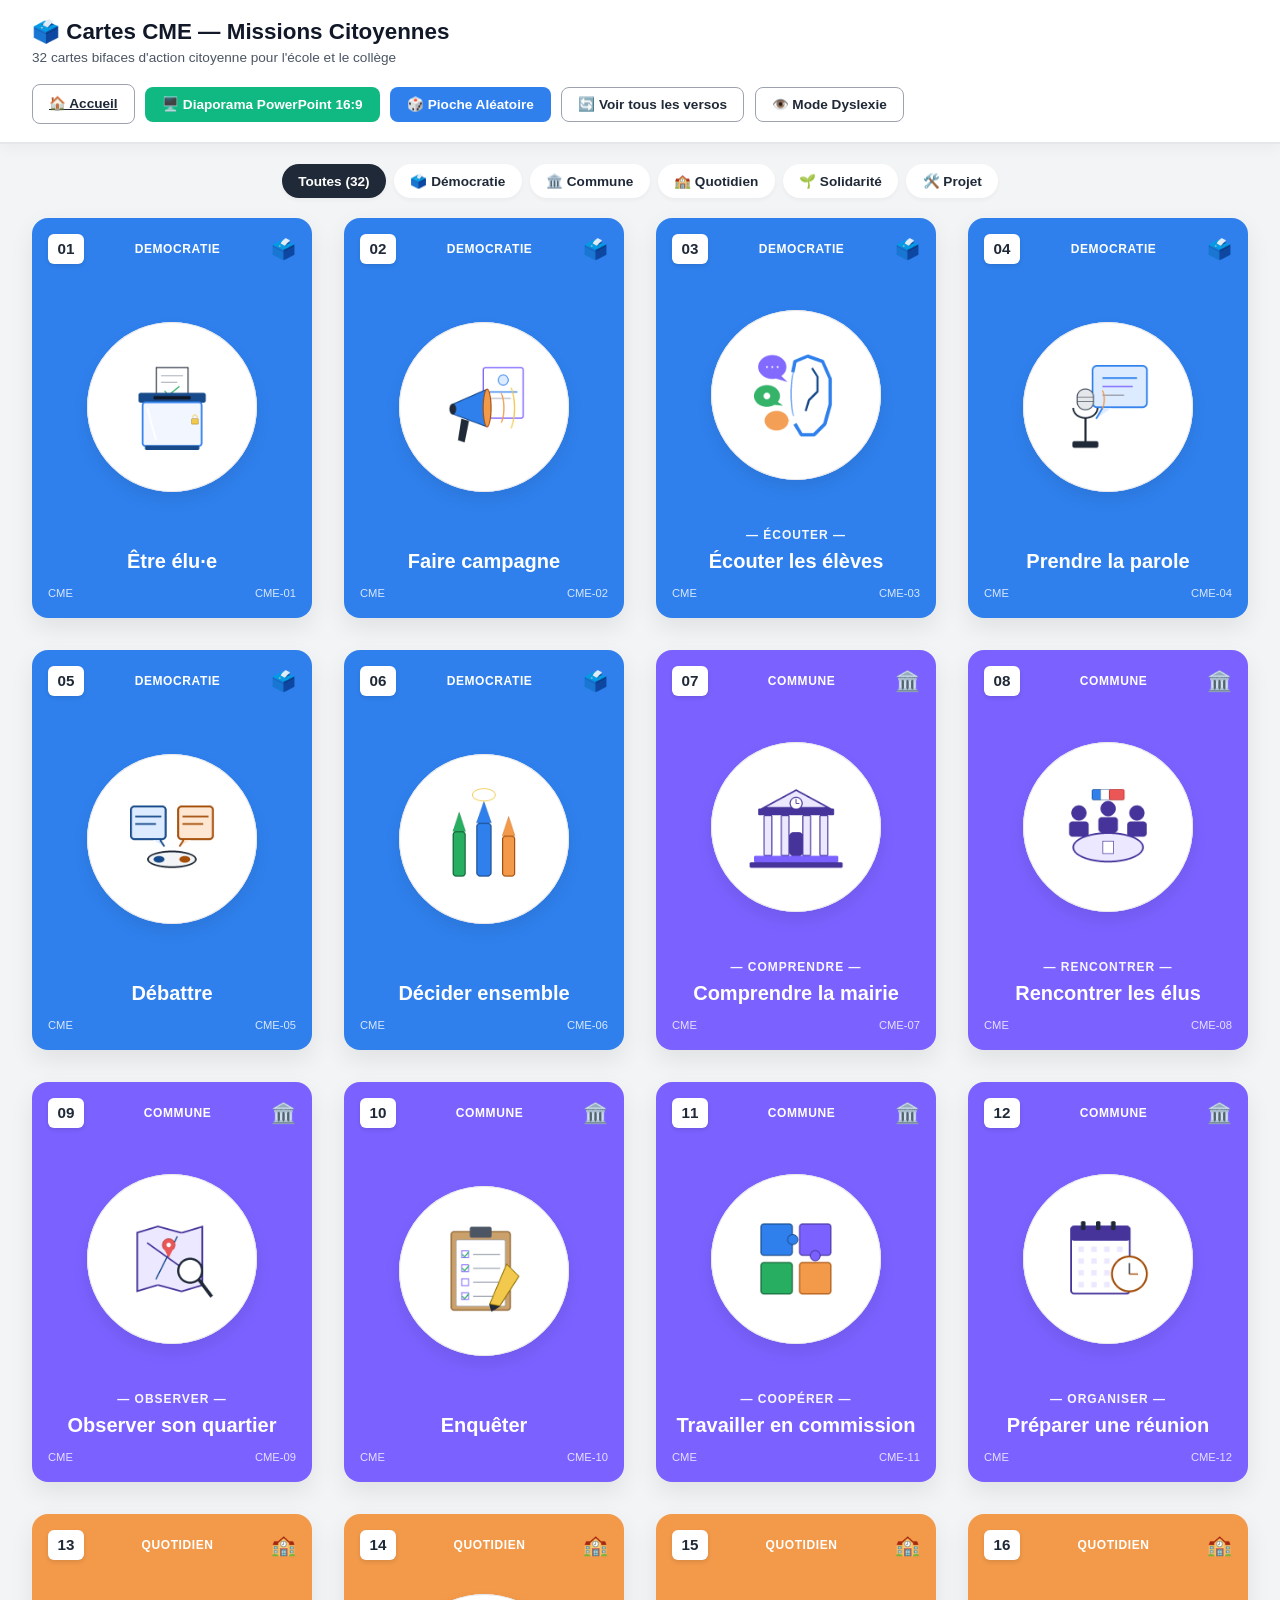
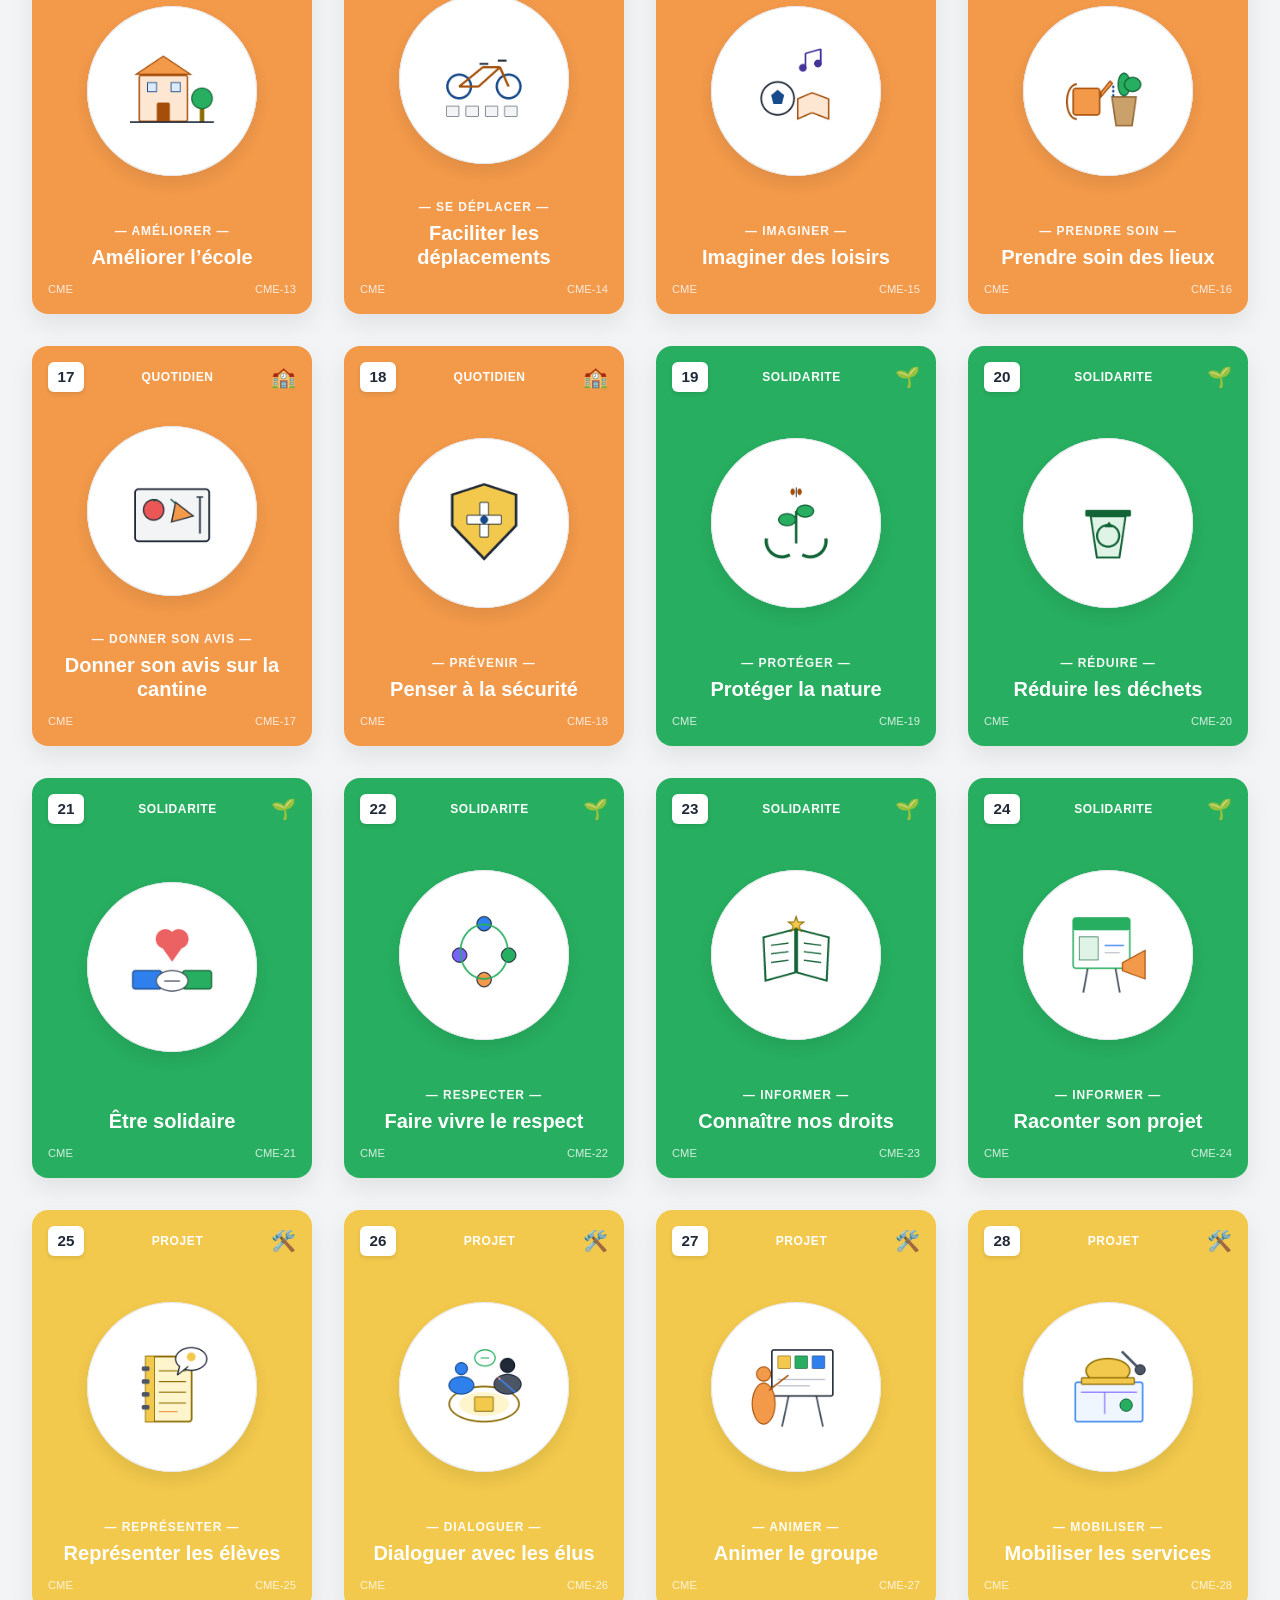
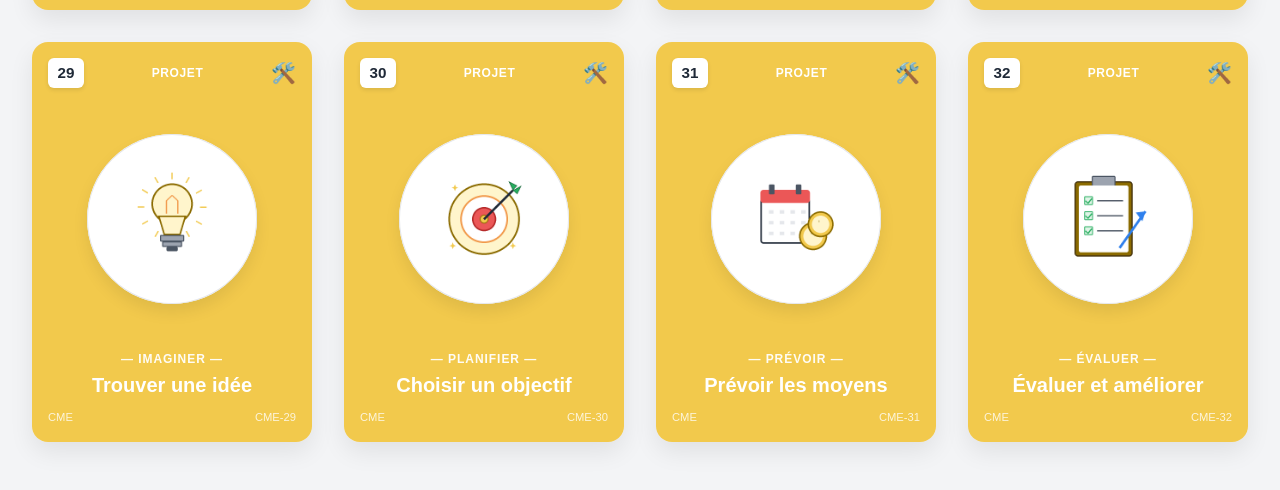
<file: cartes.html>
<!DOCTYPE html>
<html lang="fr">
<head>
  <meta charset="UTF-8">
  <meta name="viewport" content="width=device-width, initial-scale=1.0">
  <title>Cartes CME — Jeu Pédagogique Interactif</title>
  <meta name="description" content="Jeu de 32 cartes bifaces pédagogiques du Conseil Municipal des Enfants (CME) pour CM1, CM2 et collège.">
  <link rel="stylesheet" href="styles.css?v=2">
</head>
<body>
  <header class="app-header">
    <div class="header-inner">
      <div class="header-title">
        <h1><a href="index.html" style="text-decoration:none; color:inherit;">🗳️ Cartes CME — Missions Citoyennes</a></h1>
        <p>32 cartes bifaces d'action citoyenne pour l'école et le collège</p>
      </div>
      <div class="header-actions">
        <a href="index.html" class="btn btn-outline" aria-label="Retourner à la page d'accueil">🏠 Accueil</a>
        <button id="btnPresentationMode" class="btn btn-accent" aria-label="Lancer la présentation PowerPoint 16:9 en plein écran">
          🖥️ Diaporama PowerPoint 16:9
        </button>
        <button id="btnRandomDraw" class="btn btn-primary" aria-label="Tirer une carte au sort pour la classe">
          🎲 Pioche Aléatoire
        </button>
        <button id="btnFlipAll" class="btn btn-outline" aria-label="Retourner toutes les cartes simultanément">
          🔄 Voir tous les versos
        </button>
        <button id="btnDyslexic" class="btn btn-outline" aria-label="Activer le mode police haute lisibilité pour élèves dyslexiques">
          👁️ Mode Dyslexie
        </button>
      </div>
    </div>
  </header>

  <nav class="filter-bar" aria-label="Filtrer les cartes par famille citoyenne">
    <button class="filter-btn active" data-cat="ALL">Toutes (32)</button>
    <button class="filter-btn" data-cat="DEMOCRATIE">🗳️ Démocratie</button>
    <button class="filter-btn" data-cat="COMMUNE">🏛️ Commune</button>
    <button class="filter-btn" data-cat="QUOTIDIEN">🏫 Quotidien</button>
    <button class="filter-btn" data-cat="SOLIDARITE">🌱 Solidarité</button>
    <button class="filter-btn" data-cat="PROJET">🛠️ Projet</button>
  </nav>

  <main class="app-main">
    <section class="cards-grid" id="cardsGrid" aria-label="Galerie des cartes pédagogiques">

    <article class="card-container" tabindex="0" role="region" aria-label="Carte CME-01 : Être élu·e (double-clic pour vue PowerPoint 16:9)" data-id="CME-01" data-category="DEMOCRATIE">
      <div class="card-inner">
        <!-- RECTO -->
        <div class="card-front bg-DEMOCRATIE">
          <div class="card-front-top">
            <span class="number-badge">01</span>
            <span class="cat-label-front">DEMOCRATIE</span>
            <span class="cat-icon-front" aria-hidden="true">🗳️</span>
          </div>
          <div class="card-front-center">
            <div class="disc-white">
              <img src="assets/cme-01-etre-elue.png" alt="Illustration pour Être élu·e" loading="lazy">
            </div>
          </div>
          <div class="card-front-bottom">
            
            <h2 class="card-title-front">Être élu·e</h2>
          </div>
          <div class="card-front-footer">
            <span>CME</span>
            <span>CME-01</span>
          </div>
        </div>

        <!-- VERSO -->
        <div class="card-back">
          <div class="card-back-banner bg-DEMOCRATIE">
            <span class="number-badge">01</span>
            <span class="back-title">Être élu·e</span>
            <span class="back-icon" aria-hidden="true">🗳️</span>
          </div>
          <div class="card-back-body">
            <div class="mission-block">
              <div class="mission-intro">Au CME, je peux…</div>
              <p class="mission-text">Participer à une élection : se présenter, expliquer ses idées, voter dans le respect des règles.</p>
            </div>
            <div class="back-separator" role="separator"></div>
            <div class="challenge-box DEMOCRATIE">
              <div class="challenge-header">
                <span aria-hidden="true">💡</span>
                <span>Défi</span>
              </div>
              <p class="challenge-text">Quelle promesse réaliste pourrais-tu faire à tes camarades ?</p>
            </div>
            <div class="card-back-footer">
              <span>Démocratie et représentation</span>
              <span>CME-01</span>
            </div>
          </div>
        </div>
      </div>
    </article>


    <article class="card-container" tabindex="0" role="region" aria-label="Carte CME-02 : Faire campagne (double-clic pour vue PowerPoint 16:9)" data-id="CME-02" data-category="DEMOCRATIE">
      <div class="card-inner">
        <!-- RECTO -->
        <div class="card-front bg-DEMOCRATIE">
          <div class="card-front-top">
            <span class="number-badge">02</span>
            <span class="cat-label-front">DEMOCRATIE</span>
            <span class="cat-icon-front" aria-hidden="true">🗳️</span>
          </div>
          <div class="card-front-center">
            <div class="disc-white">
              <img src="assets/cme-02-faire-campagne.png" alt="Illustration pour Faire campagne" loading="lazy">
            </div>
          </div>
          <div class="card-front-bottom">
            
            <h2 class="card-title-front">Faire campagne</h2>
          </div>
          <div class="card-front-footer">
            <span>CME</span>
            <span>CME-02</span>
          </div>
        </div>

        <!-- VERSO -->
        <div class="card-back">
          <div class="card-back-banner bg-DEMOCRATIE">
            <span class="number-badge">02</span>
            <span class="back-title">Faire campagne</span>
            <span class="back-icon" aria-hidden="true">🗳️</span>
          </div>
          <div class="card-back-body">
            <div class="mission-block">
              <div class="mission-intro">Au CME, je peux…</div>
              <p class="mission-text">Présenter son programme et convaincre sans se moquer ni promettre l’impossible.</p>
            </div>
            <div class="back-separator" role="separator"></div>
            <div class="challenge-box DEMOCRATIE">
              <div class="challenge-header">
                <span aria-hidden="true">💡</span>
                <span>Défi</span>
              </div>
              <p class="challenge-text">Crée un slogan de huit mots maximum pour une candidature au CME.</p>
            </div>
            <div class="card-back-footer">
              <span>Démocratie et représentation</span>
              <span>CME-02</span>
            </div>
          </div>
        </div>
      </div>
    </article>


    <article class="card-container" tabindex="0" role="region" aria-label="Carte CME-03 : Écouter les élèves (double-clic pour vue PowerPoint 16:9)" data-id="CME-03" data-category="DEMOCRATIE">
      <div class="card-inner">
        <!-- RECTO -->
        <div class="card-front bg-DEMOCRATIE">
          <div class="card-front-top">
            <span class="number-badge">03</span>
            <span class="cat-label-front">DEMOCRATIE</span>
            <span class="cat-icon-front" aria-hidden="true">🗳️</span>
          </div>
          <div class="card-front-center">
            <div class="disc-white">
              <img src="assets/cme-03-ecouter-les-eleves.png" alt="Illustration pour Écouter les élèves" loading="lazy">
            </div>
          </div>
          <div class="card-front-bottom">
            <div class="action-verb-badge">— Écouter —</div>
            <h2 class="card-title-front">Écouter les élèves</h2>
          </div>
          <div class="card-front-footer">
            <span>CME</span>
            <span>CME-03</span>
          </div>
        </div>

        <!-- VERSO -->
        <div class="card-back">
          <div class="card-back-banner bg-DEMOCRATIE">
            <span class="number-badge">03</span>
            <span class="back-title">Écouter les élèves</span>
            <span class="back-icon" aria-hidden="true">🗳️</span>
          </div>
          <div class="card-back-body">
            <div class="mission-block">
              <div class="mission-intro">Au CME, je peux…</div>
              <p class="mission-text">Recueillir les besoins, les idées et les problèmes des autres enfants. Un élu est un relais.</p>
            </div>
            <div class="back-separator" role="separator"></div>
            <div class="challenge-box DEMOCRATIE">
              <div class="challenge-header">
                <span aria-hidden="true">💡</span>
                <span>Défi</span>
              </div>
              <p class="challenge-text">Invente trois questions pour consulter les élèves de ta classe.</p>
            </div>
            <div class="card-back-footer">
              <span>Démocratie et représentation</span>
              <span>CME-03</span>
            </div>
          </div>
        </div>
      </div>
    </article>


    <article class="card-container" tabindex="0" role="region" aria-label="Carte CME-04 : Prendre la parole (double-clic pour vue PowerPoint 16:9)" data-id="CME-04" data-category="DEMOCRATIE">
      <div class="card-inner">
        <!-- RECTO -->
        <div class="card-front bg-DEMOCRATIE">
          <div class="card-front-top">
            <span class="number-badge">04</span>
            <span class="cat-label-front">DEMOCRATIE</span>
            <span class="cat-icon-front" aria-hidden="true">🗳️</span>
          </div>
          <div class="card-front-center">
            <div class="disc-white">
              <img src="assets/cme-04-prendre-la-parole.png" alt="Illustration pour Prendre la parole" loading="lazy">
            </div>
          </div>
          <div class="card-front-bottom">
            
            <h2 class="card-title-front">Prendre la parole</h2>
          </div>
          <div class="card-front-footer">
            <span>CME</span>
            <span>CME-04</span>
          </div>
        </div>

        <!-- VERSO -->
        <div class="card-back">
          <div class="card-back-banner bg-DEMOCRATIE">
            <span class="number-badge">04</span>
            <span class="back-title">Prendre la parole</span>
            <span class="back-icon" aria-hidden="true">🗳️</span>
          </div>
          <div class="card-back-body">
            <div class="mission-block">
              <div class="mission-intro">Au CME, je peux…</div>
              <p class="mission-text">Exprimer une idée clairement, donner des exemples et respecter le temps de parole de chacun.</p>
            </div>
            <div class="back-separator" role="separator"></div>
            <div class="challenge-box DEMOCRATIE">
              <div class="challenge-header">
                <span aria-hidden="true">💡</span>
                <span>Défi</span>
              </div>
              <p class="challenge-text">Explique une proposition utile pour ta commune en trente secondes.</p>
            </div>
            <div class="card-back-footer">
              <span>Démocratie et représentation</span>
              <span>CME-04</span>
            </div>
          </div>
        </div>
      </div>
    </article>


    <article class="card-container" tabindex="0" role="region" aria-label="Carte CME-05 : Débattre (double-clic pour vue PowerPoint 16:9)" data-id="CME-05" data-category="DEMOCRATIE">
      <div class="card-inner">
        <!-- RECTO -->
        <div class="card-front bg-DEMOCRATIE">
          <div class="card-front-top">
            <span class="number-badge">05</span>
            <span class="cat-label-front">DEMOCRATIE</span>
            <span class="cat-icon-front" aria-hidden="true">🗳️</span>
          </div>
          <div class="card-front-center">
            <div class="disc-white">
              <img src="assets/cme-05-debattre.png" alt="Illustration pour Débattre" loading="lazy">
            </div>
          </div>
          <div class="card-front-bottom">
            
            <h2 class="card-title-front">Débattre</h2>
          </div>
          <div class="card-front-footer">
            <span>CME</span>
            <span>CME-05</span>
          </div>
        </div>

        <!-- VERSO -->
        <div class="card-back">
          <div class="card-back-banner bg-DEMOCRATIE">
            <span class="number-badge">05</span>
            <span class="back-title">Débattre</span>
            <span class="back-icon" aria-hidden="true">🗳️</span>
          </div>
          <div class="card-back-body">
            <div class="mission-block">
              <div class="mission-intro">Au CME, je peux…</div>
              <p class="mission-text">Comparer plusieurs opinions, argumenter et accepter que l’on ne soit pas toujours d’accord.</p>
            </div>
            <div class="back-separator" role="separator"></div>
            <div class="challenge-box DEMOCRATIE">
              <div class="challenge-header">
                <span aria-hidden="true">💡</span>
                <span>Défi</span>
              </div>
              <p class="challenge-text">Transforme « je ne suis pas d’accord » en une phrase constructive.</p>
            </div>
            <div class="card-back-footer">
              <span>Démocratie et représentation</span>
              <span>CME-05</span>
            </div>
          </div>
        </div>
      </div>
    </article>


    <article class="card-container" tabindex="0" role="region" aria-label="Carte CME-06 : Décider ensemble (double-clic pour vue PowerPoint 16:9)" data-id="CME-06" data-category="DEMOCRATIE">
      <div class="card-inner">
        <!-- RECTO -->
        <div class="card-front bg-DEMOCRATIE">
          <div class="card-front-top">
            <span class="number-badge">06</span>
            <span class="cat-label-front">DEMOCRATIE</span>
            <span class="cat-icon-front" aria-hidden="true">🗳️</span>
          </div>
          <div class="card-front-center">
            <div class="disc-white">
              <img src="assets/cme-06-decider-ensemble.png" alt="Illustration pour Décider ensemble" loading="lazy">
            </div>
          </div>
          <div class="card-front-bottom">
            
            <h2 class="card-title-front">Décider ensemble</h2>
          </div>
          <div class="card-front-footer">
            <span>CME</span>
            <span>CME-06</span>
          </div>
        </div>

        <!-- VERSO -->
        <div class="card-back">
          <div class="card-back-banner bg-DEMOCRATIE">
            <span class="number-badge">06</span>
            <span class="back-title">Décider ensemble</span>
            <span class="back-icon" aria-hidden="true">🗳️</span>
          </div>
          <div class="card-back-body">
            <div class="mission-block">
              <div class="mission-intro">Au CME, je peux…</div>
              <p class="mission-text">Chercher un compromis ou voter lorsqu’il faut choisir entre plusieurs solutions.</p>
            </div>
            <div class="back-separator" role="separator"></div>
            <div class="challenge-box DEMOCRATIE">
              <div class="challenge-header">
                <span aria-hidden="true">💡</span>
                <span>Défi</span>
              </div>
              <p class="challenge-text">Comment choisir entre un jardin partagé et un terrain de jeux si le budget ne permet qu’un seul projet ?</p>
            </div>
            <div class="card-back-footer">
              <span>Démocratie et représentation</span>
              <span>CME-06</span>
            </div>
          </div>
        </div>
      </div>
    </article>


    <article class="card-container" tabindex="0" role="region" aria-label="Carte CME-07 : Comprendre la mairie (double-clic pour vue PowerPoint 16:9)" data-id="CME-07" data-category="COMMUNE">
      <div class="card-inner">
        <!-- RECTO -->
        <div class="card-front bg-COMMUNE">
          <div class="card-front-top">
            <span class="number-badge">07</span>
            <span class="cat-label-front">COMMUNE</span>
            <span class="cat-icon-front" aria-hidden="true">🏛️</span>
          </div>
          <div class="card-front-center">
            <div class="disc-white">
              <img src="assets/cme-07-comprendre-la-mairie.png" alt="Illustration pour Comprendre la mairie" loading="lazy">
            </div>
          </div>
          <div class="card-front-bottom">
            <div class="action-verb-badge">— Comprendre —</div>
            <h2 class="card-title-front">Comprendre la mairie</h2>
          </div>
          <div class="card-front-footer">
            <span>CME</span>
            <span>CME-07</span>
          </div>
        </div>

        <!-- VERSO -->
        <div class="card-back">
          <div class="card-back-banner bg-COMMUNE">
            <span class="number-badge">07</span>
            <span class="back-title">Comprendre la mairie</span>
            <span class="back-icon" aria-hidden="true">🏛️</span>
          </div>
          <div class="card-back-body">
            <div class="mission-block">
              <div class="mission-intro">Au CME, je peux…</div>
              <p class="mission-text">Découvrir ce que fait une commune : écoles, rues, parcs, sports, culture, solidarité et restauration scolaire.</p>
            </div>
            <div class="back-separator" role="separator"></div>
            <div class="challenge-box COMMUNE">
              <div class="challenge-header">
                <span aria-hidden="true">💡</span>
                <span>Défi</span>
              </div>
              <p class="challenge-text">Cite trois services municipaux que tu utilises dans ta vie quotidienne.</p>
            </div>
            <div class="card-back-footer">
              <span>Comprendre la commune</span>
              <span>CME-07</span>
            </div>
          </div>
        </div>
      </div>
    </article>


    <article class="card-container" tabindex="0" role="region" aria-label="Carte CME-08 : Rencontrer les élus (double-clic pour vue PowerPoint 16:9)" data-id="CME-08" data-category="COMMUNE">
      <div class="card-inner">
        <!-- RECTO -->
        <div class="card-front bg-COMMUNE">
          <div class="card-front-top">
            <span class="number-badge">08</span>
            <span class="cat-label-front">COMMUNE</span>
            <span class="cat-icon-front" aria-hidden="true">🏛️</span>
          </div>
          <div class="card-front-center">
            <div class="disc-white">
              <img src="assets/cme-08-rencontrer-les-elus.png" alt="Illustration pour Rencontrer les élus" loading="lazy">
            </div>
          </div>
          <div class="card-front-bottom">
            <div class="action-verb-badge">— Rencontrer —</div>
            <h2 class="card-title-front">Rencontrer les élus</h2>
          </div>
          <div class="card-front-footer">
            <span>CME</span>
            <span>CME-08</span>
          </div>
        </div>

        <!-- VERSO -->
        <div class="card-back">
          <div class="card-back-banner bg-COMMUNE">
            <span class="number-badge">08</span>
            <span class="back-title">Rencontrer les élus</span>
            <span class="back-icon" aria-hidden="true">🏛️</span>
          </div>
          <div class="card-back-body">
            <div class="mission-block">
              <div class="mission-intro">Au CME, je peux…</div>
              <p class="mission-text">Dialoguer avec le maire, les adjoints et les conseillers municipaux pour présenter des idées ou poser des questions.</p>
            </div>
            <div class="back-separator" role="separator"></div>
            <div class="challenge-box COMMUNE">
              <div class="challenge-header">
                <span aria-hidden="true">💡</span>
                <span>Défi</span>
              </div>
              <p class="challenge-text">Prépare une question utile à poser au maire de ta commune.</p>
            </div>
            <div class="card-back-footer">
              <span>Comprendre la commune</span>
              <span>CME-08</span>
            </div>
          </div>
        </div>
      </div>
    </article>


    <article class="card-container" tabindex="0" role="region" aria-label="Carte CME-09 : Observer son quartier (double-clic pour vue PowerPoint 16:9)" data-id="CME-09" data-category="COMMUNE">
      <div class="card-inner">
        <!-- RECTO -->
        <div class="card-front bg-COMMUNE">
          <div class="card-front-top">
            <span class="number-badge">09</span>
            <span class="cat-label-front">COMMUNE</span>
            <span class="cat-icon-front" aria-hidden="true">🏛️</span>
          </div>
          <div class="card-front-center">
            <div class="disc-white">
              <img src="assets/cme-09-observer-son-quartier.png" alt="Illustration pour Observer son quartier" loading="lazy">
            </div>
          </div>
          <div class="card-front-bottom">
            <div class="action-verb-badge">— Observer —</div>
            <h2 class="card-title-front">Observer son quartier</h2>
          </div>
          <div class="card-front-footer">
            <span>CME</span>
            <span>CME-09</span>
          </div>
        </div>

        <!-- VERSO -->
        <div class="card-back">
          <div class="card-back-banner bg-COMMUNE">
            <span class="number-badge">09</span>
            <span class="back-title">Observer son quartier</span>
            <span class="back-icon" aria-hidden="true">🏛️</span>
          </div>
          <div class="card-back-body">
            <div class="mission-block">
              <div class="mission-intro">Au CME, je peux…</div>
              <p class="mission-text">Regarder ce qui fonctionne, ce qui manque et ce qui pourrait être amélioré autour de l’école ou dans le quartier.</p>
            </div>
            <div class="back-separator" role="separator"></div>
            <div class="challenge-box COMMUNE">
              <div class="challenge-header">
                <span aria-hidden="true">💡</span>
                <span>Défi</span>
              </div>
              <p class="challenge-text">Dessine un trajet et place deux endroits qui pourraient être améliorés.</p>
            </div>
            <div class="card-back-footer">
              <span>Comprendre la commune</span>
              <span>CME-09</span>
            </div>
          </div>
        </div>
      </div>
    </article>


    <article class="card-container" tabindex="0" role="region" aria-label="Carte CME-10 : Enquêter (double-clic pour vue PowerPoint 16:9)" data-id="CME-10" data-category="COMMUNE">
      <div class="card-inner">
        <!-- RECTO -->
        <div class="card-front bg-COMMUNE">
          <div class="card-front-top">
            <span class="number-badge">10</span>
            <span class="cat-label-front">COMMUNE</span>
            <span class="cat-icon-front" aria-hidden="true">🏛️</span>
          </div>
          <div class="card-front-center">
            <div class="disc-white">
              <img src="assets/cme-10-enqueter.png" alt="Illustration pour Enquêter" loading="lazy">
            </div>
          </div>
          <div class="card-front-bottom">
            
            <h2 class="card-title-front">Enquêter</h2>
          </div>
          <div class="card-front-footer">
            <span>CME</span>
            <span>CME-10</span>
          </div>
        </div>

        <!-- VERSO -->
        <div class="card-back">
          <div class="card-back-banner bg-COMMUNE">
            <span class="number-badge">10</span>
            <span class="back-title">Enquêter</span>
            <span class="back-icon" aria-hidden="true">🏛️</span>
          </div>
          <div class="card-back-body">
            <div class="mission-block">
              <div class="mission-intro">Au CME, je peux…</div>
              <p class="mission-text">Chercher des informations avant de proposer une solution : sondage, visite, observation, entretien ou recherche documentaire.</p>
            </div>
            <div class="back-separator" role="separator"></div>
            <div class="challenge-box COMMUNE">
              <div class="challenge-header">
                <span aria-hidden="true">💡</span>
                <span>Défi</span>
              </div>
              <p class="challenge-text">Quelles personnes pourrais-tu interroger pour améliorer un parc ?</p>
            </div>
            <div class="card-back-footer">
              <span>Comprendre la commune</span>
              <span>CME-10</span>
            </div>
          </div>
        </div>
      </div>
    </article>


    <article class="card-container" tabindex="0" role="region" aria-label="Carte CME-11 : Travailler en commission (double-clic pour vue PowerPoint 16:9)" data-id="CME-11" data-category="COMMUNE">
      <div class="card-inner">
        <!-- RECTO -->
        <div class="card-front bg-COMMUNE">
          <div class="card-front-top">
            <span class="number-badge">11</span>
            <span class="cat-label-front">COMMUNE</span>
            <span class="cat-icon-front" aria-hidden="true">🏛️</span>
          </div>
          <div class="card-front-center">
            <div class="disc-white">
              <img src="assets/cme-11-travailler-en-commission.png" alt="Illustration pour Travailler en commission" loading="lazy">
            </div>
          </div>
          <div class="card-front-bottom">
            <div class="action-verb-badge">— Coopérer —</div>
            <h2 class="card-title-front">Travailler en commission</h2>
          </div>
          <div class="card-front-footer">
            <span>CME</span>
            <span>CME-11</span>
          </div>
        </div>

        <!-- VERSO -->
        <div class="card-back">
          <div class="card-back-banner bg-COMMUNE">
            <span class="number-badge">11</span>
            <span class="back-title">Travailler en commission</span>
            <span class="back-icon" aria-hidden="true">🏛️</span>
          </div>
          <div class="card-back-body">
            <div class="mission-block">
              <div class="mission-intro">Au CME, je peux…</div>
              <p class="mission-text">Se répartir en petits groupes selon des thèmes : environnement, solidarité, loisirs, école ou mobilité.</p>
            </div>
            <div class="back-separator" role="separator"></div>
            <div class="challenge-box COMMUNE">
              <div class="challenge-header">
                <span aria-hidden="true">💡</span>
                <span>Défi</span>
              </div>
              <p class="challenge-text">Choisis une commission et explique pourquoi tu aimerais y participer.</p>
            </div>
            <div class="card-back-footer">
              <span>Comprendre la commune</span>
              <span>CME-11</span>
            </div>
          </div>
        </div>
      </div>
    </article>


    <article class="card-container" tabindex="0" role="region" aria-label="Carte CME-12 : Préparer une réunion (double-clic pour vue PowerPoint 16:9)" data-id="CME-12" data-category="COMMUNE">
      <div class="card-inner">
        <!-- RECTO -->
        <div class="card-front bg-COMMUNE">
          <div class="card-front-top">
            <span class="number-badge">12</span>
            <span class="cat-label-front">COMMUNE</span>
            <span class="cat-icon-front" aria-hidden="true">🏛️</span>
          </div>
          <div class="card-front-center">
            <div class="disc-white">
              <img src="assets/cme-12-preparer-une-reunion.png" alt="Illustration pour Préparer une réunion" loading="lazy">
            </div>
          </div>
          <div class="card-front-bottom">
            <div class="action-verb-badge">— Organiser —</div>
            <h2 class="card-title-front">Préparer une réunion</h2>
          </div>
          <div class="card-front-footer">
            <span>CME</span>
            <span>CME-12</span>
          </div>
        </div>

        <!-- VERSO -->
        <div class="card-back">
          <div class="card-back-banner bg-COMMUNE">
            <span class="number-badge">12</span>
            <span class="back-title">Préparer une réunion</span>
            <span class="back-icon" aria-hidden="true">🏛️</span>
          </div>
          <div class="card-back-body">
            <div class="mission-block">
              <div class="mission-intro">Au CME, je peux…</div>
              <p class="mission-text">Construire un ordre du jour, noter les décisions et prévoir les prochaines étapes.</p>
            </div>
            <div class="back-separator" role="separator"></div>
            <div class="challenge-box COMMUNE">
              <div class="challenge-header">
                <span aria-hidden="true">💡</span>
                <span>Défi</span>
              </div>
              <p class="challenge-text">Rédige un ordre du jour de trois points pour améliorer la cour de récréation.</p>
            </div>
            <div class="card-back-footer">
              <span>Comprendre la commune</span>
              <span>CME-12</span>
            </div>
          </div>
        </div>
      </div>
    </article>


    <article class="card-container" tabindex="0" role="region" aria-label="Carte CME-13 : Améliorer l’école (double-clic pour vue PowerPoint 16:9)" data-id="CME-13" data-category="QUOTIDIEN">
      <div class="card-inner">
        <!-- RECTO -->
        <div class="card-front bg-QUOTIDIEN">
          <div class="card-front-top">
            <span class="number-badge">13</span>
            <span class="cat-label-front">QUOTIDIEN</span>
            <span class="cat-icon-front" aria-hidden="true">🏫</span>
          </div>
          <div class="card-front-center">
            <div class="disc-white">
              <img src="assets/cme-13-ameliorer-lecole.png" alt="Illustration pour Améliorer l’école" loading="lazy">
            </div>
          </div>
          <div class="card-front-bottom">
            <div class="action-verb-badge">— Améliorer —</div>
            <h2 class="card-title-front">Améliorer l’école</h2>
          </div>
          <div class="card-front-footer">
            <span>CME</span>
            <span>CME-13</span>
          </div>
        </div>

        <!-- VERSO -->
        <div class="card-back">
          <div class="card-back-banner bg-QUOTIDIEN">
            <span class="number-badge">13</span>
            <span class="back-title">Améliorer l’école</span>
            <span class="back-icon" aria-hidden="true">🏫</span>
          </div>
          <div class="card-back-body">
            <div class="mission-block">
              <div class="mission-intro">Au CME, je peux…</div>
              <p class="mission-text">Proposer des idées sur le bien-être, la cour, les repas, l’égalité ou le respect à l’école.</p>
            </div>
            <div class="back-separator" role="separator"></div>
            <div class="challenge-box QUOTIDIEN">
              <div class="challenge-header">
                <span aria-hidden="true">💡</span>
                <span>Défi</span>
              </div>
              <p class="challenge-text">Quelle amélioration serait utile au plus grand nombre d’élèves ?</p>
            </div>
            <div class="card-back-footer">
              <span>Améliorer la vie quotidienne</span>
              <span>CME-13</span>
            </div>
          </div>
        </div>
      </div>
    </article>


    <article class="card-container" tabindex="0" role="region" aria-label="Carte CME-14 : Faciliter les déplacements (double-clic pour vue PowerPoint 16:9)" data-id="CME-14" data-category="QUOTIDIEN">
      <div class="card-inner">
        <!-- RECTO -->
        <div class="card-front bg-QUOTIDIEN">
          <div class="card-front-top">
            <span class="number-badge">14</span>
            <span class="cat-label-front">QUOTIDIEN</span>
            <span class="cat-icon-front" aria-hidden="true">🏫</span>
          </div>
          <div class="card-front-center">
            <div class="disc-white">
              <img src="assets/cme-14-faciliter-les-deplacements.png" alt="Illustration pour Faciliter les déplacements" loading="lazy">
            </div>
          </div>
          <div class="card-front-bottom">
            <div class="action-verb-badge">— Se déplacer —</div>
            <h2 class="card-title-front">Faciliter les déplacements</h2>
          </div>
          <div class="card-front-footer">
            <span>CME</span>
            <span>CME-14</span>
          </div>
        </div>

        <!-- VERSO -->
        <div class="card-back">
          <div class="card-back-banner bg-QUOTIDIEN">
            <span class="number-badge">14</span>
            <span class="back-title">Faciliter les déplacements</span>
            <span class="back-icon" aria-hidden="true">🏫</span>
          </div>
          <div class="card-back-body">
            <div class="mission-block">
              <div class="mission-intro">Au CME, je peux…</div>
              <p class="mission-text">Réfléchir aux trajets à pied, à vélo, en bus ou en voiture, et à la sécurité autour des écoles.</p>
            </div>
            <div class="back-separator" role="separator"></div>
            <div class="challenge-box QUOTIDIEN">
              <div class="challenge-header">
                <span aria-hidden="true">💡</span>
                <span>Défi</span>
              </div>
              <p class="challenge-text">Repère un danger possible sur le chemin de l’école et propose une solution.</p>
            </div>
            <div class="card-back-footer">
              <span>Améliorer la vie quotidienne</span>
              <span>CME-14</span>
            </div>
          </div>
        </div>
      </div>
    </article>


    <article class="card-container" tabindex="0" role="region" aria-label="Carte CME-15 : Imaginer des loisirs (double-clic pour vue PowerPoint 16:9)" data-id="CME-15" data-category="QUOTIDIEN">
      <div class="card-inner">
        <!-- RECTO -->
        <div class="card-front bg-QUOTIDIEN">
          <div class="card-front-top">
            <span class="number-badge">15</span>
            <span class="cat-label-front">QUOTIDIEN</span>
            <span class="cat-icon-front" aria-hidden="true">🏫</span>
          </div>
          <div class="card-front-center">
            <div class="disc-white">
              <img src="assets/cme-15-imaginer-des-loisirs.png" alt="Illustration pour Imaginer des loisirs" loading="lazy">
            </div>
          </div>
          <div class="card-front-bottom">
            <div class="action-verb-badge">— Imaginer —</div>
            <h2 class="card-title-front">Imaginer des loisirs</h2>
          </div>
          <div class="card-front-footer">
            <span>CME</span>
            <span>CME-15</span>
          </div>
        </div>

        <!-- VERSO -->
        <div class="card-back">
          <div class="card-back-banner bg-QUOTIDIEN">
            <span class="number-badge">15</span>
            <span class="back-title">Imaginer des loisirs</span>
            <span class="back-icon" aria-hidden="true">🏫</span>
          </div>
          <div class="card-back-body">
            <div class="mission-block">
              <div class="mission-intro">Au CME, je peux…</div>
              <p class="mission-text">Proposer des activités, des espaces de jeux ou des événements sportifs, culturels et intergénérationnels.</p>
            </div>
            <div class="back-separator" role="separator"></div>
            <div class="challenge-box QUOTIDIEN">
              <div class="challenge-header">
                <span aria-hidden="true">💡</span>
                <span>Défi</span>
              </div>
              <p class="challenge-text">Conçois une activité gratuite ouverte à tous les enfants de la commune.</p>
            </div>
            <div class="card-back-footer">
              <span>Améliorer la vie quotidienne</span>
              <span>CME-15</span>
            </div>
          </div>
        </div>
      </div>
    </article>


    <article class="card-container" tabindex="0" role="region" aria-label="Carte CME-16 : Prendre soin des lieux (double-clic pour vue PowerPoint 16:9)" data-id="CME-16" data-category="QUOTIDIEN">
      <div class="card-inner">
        <!-- RECTO -->
        <div class="card-front bg-QUOTIDIEN">
          <div class="card-front-top">
            <span class="number-badge">16</span>
            <span class="cat-label-front">QUOTIDIEN</span>
            <span class="cat-icon-front" aria-hidden="true">🏫</span>
          </div>
          <div class="card-front-center">
            <div class="disc-white">
              <img src="assets/cme-16-prendre-soin-des-lieux.png" alt="Illustration pour Prendre soin des lieux" loading="lazy">
            </div>
          </div>
          <div class="card-front-bottom">
            <div class="action-verb-badge">— Prendre soin —</div>
            <h2 class="card-title-front">Prendre soin des lieux</h2>
          </div>
          <div class="card-front-footer">
            <span>CME</span>
            <span>CME-16</span>
          </div>
        </div>

        <!-- VERSO -->
        <div class="card-back">
          <div class="card-back-banner bg-QUOTIDIEN">
            <span class="number-badge">16</span>
            <span class="back-title">Prendre soin des lieux</span>
            <span class="back-icon" aria-hidden="true">🏫</span>
          </div>
          <div class="card-back-body">
            <div class="mission-block">
              <div class="mission-intro">Au CME, je peux…</div>
              <p class="mission-text">Participer à l’amélioration des parcs, des places, des équipements et des espaces publics.</p>
            </div>
            <div class="back-separator" role="separator"></div>
            <div class="challenge-box QUOTIDIEN">
              <div class="challenge-header">
                <span aria-hidden="true">💡</span>
                <span>Défi</span>
              </div>
              <p class="challenge-text">Choisis un lieu de ta commune et propose une amélioration concrète.</p>
            </div>
            <div class="card-back-footer">
              <span>Améliorer la vie quotidienne</span>
              <span>CME-16</span>
            </div>
          </div>
        </div>
      </div>
    </article>


    <article class="card-container" tabindex="0" role="region" aria-label="Carte CME-17 : Donner son avis sur la cantine (double-clic pour vue PowerPoint 16:9)" data-id="CME-17" data-category="QUOTIDIEN">
      <div class="card-inner">
        <!-- RECTO -->
        <div class="card-front bg-QUOTIDIEN">
          <div class="card-front-top">
            <span class="number-badge">17</span>
            <span class="cat-label-front">QUOTIDIEN</span>
            <span class="cat-icon-front" aria-hidden="true">🏫</span>
          </div>
          <div class="card-front-center">
            <div class="disc-white">
              <img src="assets/cme-17-avis-sur-la-cantine.png" alt="Illustration pour Donner son avis sur la cantine" loading="lazy">
            </div>
          </div>
          <div class="card-front-bottom">
            <div class="action-verb-badge">— Donner son avis —</div>
            <h2 class="card-title-front">Donner son avis sur la cantine</h2>
          </div>
          <div class="card-front-footer">
            <span>CME</span>
            <span>CME-17</span>
          </div>
        </div>

        <!-- VERSO -->
        <div class="card-back">
          <div class="card-back-banner bg-QUOTIDIEN">
            <span class="number-badge">17</span>
            <span class="back-title">Donner son avis sur la cantine</span>
            <span class="back-icon" aria-hidden="true">🏫</span>
          </div>
          <div class="card-back-body">
            <div class="mission-block">
              <div class="mission-intro">Au CME, je peux…</div>
              <p class="mission-text">Participer à une consultation sur les menus, le gaspillage, l’accueil ou l’équilibre des repas.</p>
            </div>
            <div class="back-separator" role="separator"></div>
            <div class="challenge-box QUOTIDIEN">
              <div class="challenge-header">
                <span aria-hidden="true">💡</span>
                <span>Défi</span>
              </div>
              <p class="challenge-text">Imagine une solution simple pour réduire le gaspillage alimentaire à la cantine.</p>
            </div>
            <div class="card-back-footer">
              <span>Améliorer la vie quotidienne</span>
              <span>CME-17</span>
            </div>
          </div>
        </div>
      </div>
    </article>


    <article class="card-container" tabindex="0" role="region" aria-label="Carte CME-18 : Penser à la sécurité (double-clic pour vue PowerPoint 16:9)" data-id="CME-18" data-category="QUOTIDIEN">
      <div class="card-inner">
        <!-- RECTO -->
        <div class="card-front bg-QUOTIDIEN">
          <div class="card-front-top">
            <span class="number-badge">18</span>
            <span class="cat-label-front">QUOTIDIEN</span>
            <span class="cat-icon-front" aria-hidden="true">🏫</span>
          </div>
          <div class="card-front-center">
            <div class="disc-white">
              <img src="assets/cme-18-penser-a-la-securite.png" alt="Illustration pour Penser à la sécurité" loading="lazy">
            </div>
          </div>
          <div class="card-front-bottom">
            <div class="action-verb-badge">— Prévenir —</div>
            <h2 class="card-title-front">Penser à la sécurité</h2>
          </div>
          <div class="card-front-footer">
            <span>CME</span>
            <span>CME-18</span>
          </div>
        </div>

        <!-- VERSO -->
        <div class="card-back">
          <div class="card-back-banner bg-QUOTIDIEN">
            <span class="number-badge">18</span>
            <span class="back-title">Penser à la sécurité</span>
            <span class="back-icon" aria-hidden="true">🏫</span>
          </div>
          <div class="card-back-body">
            <div class="mission-block">
              <div class="mission-intro">Au CME, je peux…</div>
              <p class="mission-text">Identifier des situations dangereuses et proposer de la prévention : route, écrans, harcèlement, premiers secours ou lieux publics.</p>
            </div>
            <div class="back-separator" role="separator"></div>
            <div class="challenge-box QUOTIDIEN">
              <div class="challenge-header">
                <span aria-hidden="true">💡</span>
                <span>Défi</span>
              </div>
              <p class="challenge-text">Crée un conseil de sécurité utile en une seule phrase.</p>
            </div>
            <div class="card-back-footer">
              <span>Améliorer la vie quotidienne</span>
              <span>CME-18</span>
            </div>
          </div>
        </div>
      </div>
    </article>


    <article class="card-container" tabindex="0" role="region" aria-label="Carte CME-19 : Protéger la nature (double-clic pour vue PowerPoint 16:9)" data-id="CME-19" data-category="SOLIDARITE">
      <div class="card-inner">
        <!-- RECTO -->
        <div class="card-front bg-SOLIDARITE">
          <div class="card-front-top">
            <span class="number-badge">19</span>
            <span class="cat-label-front">SOLIDARITE</span>
            <span class="cat-icon-front" aria-hidden="true">🌱</span>
          </div>
          <div class="card-front-center">
            <div class="disc-white">
              <img src="assets/cme-19-proteger-la-nature.png" alt="Illustration pour Protéger la nature" loading="lazy">
            </div>
          </div>
          <div class="card-front-bottom">
            <div class="action-verb-badge">— Protéger —</div>
            <h2 class="card-title-front">Protéger la nature</h2>
          </div>
          <div class="card-front-footer">
            <span>CME</span>
            <span>CME-19</span>
          </div>
        </div>

        <!-- VERSO -->
        <div class="card-back">
          <div class="card-back-banner bg-SOLIDARITE">
            <span class="number-badge">19</span>
            <span class="back-title">Protéger la nature</span>
            <span class="back-icon" aria-hidden="true">🌱</span>
          </div>
          <div class="card-back-body">
            <div class="mission-block">
              <div class="mission-intro">Au CME, je peux…</div>
              <p class="mission-text">Imaginer des actions pour la biodiversité, les déchets, l’eau, les économies d’énergie ou les espaces verts.</p>
            </div>
            <div class="back-separator" role="separator"></div>
            <div class="challenge-box SOLIDARITE">
              <div class="challenge-header">
                <span aria-hidden="true">💡</span>
                <span>Défi</span>
              </div>
              <p class="challenge-text">Quelle action peut aider à la fois les habitants et les animaux ?</p>
            </div>
            <div class="card-back-footer">
              <span>Agir pour tous</span>
              <span>CME-19</span>
            </div>
          </div>
        </div>
      </div>
    </article>


    <article class="card-container" tabindex="0" role="region" aria-label="Carte CME-20 : Réduire les déchets (double-clic pour vue PowerPoint 16:9)" data-id="CME-20" data-category="SOLIDARITE">
      <div class="card-inner">
        <!-- RECTO -->
        <div class="card-front bg-SOLIDARITE">
          <div class="card-front-top">
            <span class="number-badge">20</span>
            <span class="cat-label-front">SOLIDARITE</span>
            <span class="cat-icon-front" aria-hidden="true">🌱</span>
          </div>
          <div class="card-front-center">
            <div class="disc-white">
              <img src="assets/cme-20-reduire-les-dechets.png" alt="Illustration pour Réduire les déchets" loading="lazy">
            </div>
          </div>
          <div class="card-front-bottom">
            <div class="action-verb-badge">— Réduire —</div>
            <h2 class="card-title-front">Réduire les déchets</h2>
          </div>
          <div class="card-front-footer">
            <span>CME</span>
            <span>CME-20</span>
          </div>
        </div>

        <!-- VERSO -->
        <div class="card-back">
          <div class="card-back-banner bg-SOLIDARITE">
            <span class="number-badge">20</span>
            <span class="back-title">Réduire les déchets</span>
            <span class="back-icon" aria-hidden="true">🌱</span>
          </div>
          <div class="card-back-body">
            <div class="mission-block">
              <div class="mission-intro">Au CME, je peux…</div>
              <p class="mission-text">Encourager le réemploi, le tri, la réparation et la lutte contre le gaspillage.</p>
            </div>
            <div class="back-separator" role="separator"></div>
            <div class="challenge-box SOLIDARITE">
              <div class="challenge-header">
                <span aria-hidden="true">💡</span>
                <span>Défi</span>
              </div>
              <p class="challenge-text">Quel objet peux-tu donner, réparer ou réutiliser plutôt que jeter ?</p>
            </div>
            <div class="card-back-footer">
              <span>Agir pour tous</span>
              <span>CME-20</span>
            </div>
          </div>
        </div>
      </div>
    </article>


    <article class="card-container" tabindex="0" role="region" aria-label="Carte CME-21 : Être solidaire (double-clic pour vue PowerPoint 16:9)" data-id="CME-21" data-category="SOLIDARITE">
      <div class="card-inner">
        <!-- RECTO -->
        <div class="card-front bg-SOLIDARITE">
          <div class="card-front-top">
            <span class="number-badge">21</span>
            <span class="cat-label-front">SOLIDARITE</span>
            <span class="cat-icon-front" aria-hidden="true">🌱</span>
          </div>
          <div class="card-front-center">
            <div class="disc-white">
              <img src="assets/cme-21-etre-solidaire.png" alt="Illustration pour Être solidaire" loading="lazy">
            </div>
          </div>
          <div class="card-front-bottom">
            
            <h2 class="card-title-front">Être solidaire</h2>
          </div>
          <div class="card-front-footer">
            <span>CME</span>
            <span>CME-21</span>
          </div>
        </div>

        <!-- VERSO -->
        <div class="card-back">
          <div class="card-back-banner bg-SOLIDARITE">
            <span class="number-badge">21</span>
            <span class="back-title">Être solidaire</span>
            <span class="back-icon" aria-hidden="true">🌱</span>
          </div>
          <div class="card-back-body">
            <div class="mission-block">
              <div class="mission-intro">Au CME, je peux…</div>
              <p class="mission-text">Penser aux personnes isolées, âgées, malades, en difficulté ou victimes d’exclusion.</p>
            </div>
            <div class="back-separator" role="separator"></div>
            <div class="challenge-box SOLIDARITE">
              <div class="challenge-header">
                <span aria-hidden="true">💡</span>
                <span>Défi</span>
              </div>
              <p class="challenge-text">Imagine une action qui crée du lien entre les enfants et les personnes âgées.</p>
            </div>
            <div class="card-back-footer">
              <span>Agir pour tous</span>
              <span>CME-21</span>
            </div>
          </div>
        </div>
      </div>
    </article>


    <article class="card-container" tabindex="0" role="region" aria-label="Carte CME-22 : Faire vivre le respect (double-clic pour vue PowerPoint 16:9)" data-id="CME-22" data-category="SOLIDARITE">
      <div class="card-inner">
        <!-- RECTO -->
        <div class="card-front bg-SOLIDARITE">
          <div class="card-front-top">
            <span class="number-badge">22</span>
            <span class="cat-label-front">SOLIDARITE</span>
            <span class="cat-icon-front" aria-hidden="true">🌱</span>
          </div>
          <div class="card-front-center">
            <div class="disc-white">
              <img src="assets/cme-22-faire-vivre-le-respect.png" alt="Illustration pour Faire vivre le respect" loading="lazy">
            </div>
          </div>
          <div class="card-front-bottom">
            <div class="action-verb-badge">— Respecter —</div>
            <h2 class="card-title-front">Faire vivre le respect</h2>
          </div>
          <div class="card-front-footer">
            <span>CME</span>
            <span>CME-22</span>
          </div>
        </div>

        <!-- VERSO -->
        <div class="card-back">
          <div class="card-back-banner bg-SOLIDARITE">
            <span class="number-badge">22</span>
            <span class="back-title">Faire vivre le respect</span>
            <span class="back-icon" aria-hidden="true">🌱</span>
          </div>
          <div class="card-back-body">
            <div class="mission-block">
              <div class="mission-intro">Au CME, je peux…</div>
              <p class="mission-text">Lutter contre les discriminations, les moqueries et les incivilités ; favoriser l’égalité et le vivre-ensemble.</p>
            </div>
            <div class="back-separator" role="separator"></div>
            <div class="challenge-box SOLIDARITE">
              <div class="challenge-header">
                <span aria-hidden="true">💡</span>
                <span>Défi</span>
              </div>
              <p class="challenge-text">Écris une règle de respect qui devrait s’appliquer à tous les habitants.</p>
            </div>
            <div class="card-back-footer">
              <span>Agir pour tous</span>
              <span>CME-22</span>
            </div>
          </div>
        </div>
      </div>
    </article>


    <article class="card-container" tabindex="0" role="region" aria-label="Carte CME-23 : Connaître nos droits (double-clic pour vue PowerPoint 16:9)" data-id="CME-23" data-category="SOLIDARITE">
      <div class="card-inner">
        <!-- RECTO -->
        <div class="card-front bg-SOLIDARITE">
          <div class="card-front-top">
            <span class="number-badge">23</span>
            <span class="cat-label-front">SOLIDARITE</span>
            <span class="cat-icon-front" aria-hidden="true">🌱</span>
          </div>
          <div class="card-front-center">
            <div class="disc-white">
              <img src="assets/cme-23-connaitre-nos-droits.png" alt="Illustration pour Connaître nos droits" loading="lazy">
            </div>
          </div>
          <div class="card-front-bottom">
            <div class="action-verb-badge">— Informer —</div>
            <h2 class="card-title-front">Connaître nos droits</h2>
          </div>
          <div class="card-front-footer">
            <span>CME</span>
            <span>CME-23</span>
          </div>
        </div>

        <!-- VERSO -->
        <div class="card-back">
          <div class="card-back-banner bg-SOLIDARITE">
            <span class="number-badge">23</span>
            <span class="back-title">Connaître nos droits</span>
            <span class="back-icon" aria-hidden="true">🌱</span>
          </div>
          <div class="card-back-body">
            <div class="mission-block">
              <div class="mission-intro">Au CME, je peux…</div>
              <p class="mission-text">Informer les autres enfants sur leurs droits : protection, santé, éducation, loisirs, expression et égalité.</p>
            </div>
            <div class="back-separator" role="separator"></div>
            <div class="challenge-box SOLIDARITE">
              <div class="challenge-header">
                <span aria-hidden="true">💡</span>
                <span>Défi</span>
              </div>
              <p class="challenge-text">Choisis un droit de l’enfant et imagine une affiche pour l’expliquer.</p>
            </div>
            <div class="card-back-footer">
              <span>Agir pour tous</span>
              <span>CME-23</span>
            </div>
          </div>
        </div>
      </div>
    </article>


    <article class="card-container" tabindex="0" role="region" aria-label="Carte CME-24 : Raconter son projet (double-clic pour vue PowerPoint 16:9)" data-id="CME-24" data-category="SOLIDARITE">
      <div class="card-inner">
        <!-- RECTO -->
        <div class="card-front bg-SOLIDARITE">
          <div class="card-front-top">
            <span class="number-badge">24</span>
            <span class="cat-label-front">SOLIDARITE</span>
            <span class="cat-icon-front" aria-hidden="true">🌱</span>
          </div>
          <div class="card-front-center">
            <div class="disc-white">
              <img src="assets/cme-24-raconter-son-projet.png" alt="Illustration pour Raconter son projet" loading="lazy">
            </div>
          </div>
          <div class="card-front-bottom">
            <div class="action-verb-badge">— Informer —</div>
            <h2 class="card-title-front">Raconter son projet</h2>
          </div>
          <div class="card-front-footer">
            <span>CME</span>
            <span>CME-24</span>
          </div>
        </div>

        <!-- VERSO -->
        <div class="card-back">
          <div class="card-back-banner bg-SOLIDARITE">
            <span class="number-badge">24</span>
            <span class="back-title">Raconter son projet</span>
            <span class="back-icon" aria-hidden="true">🌱</span>
          </div>
          <div class="card-back-body">
            <div class="mission-block">
              <div class="mission-intro">Au CME, je peux…</div>
              <p class="mission-text">Informer les élèves et les habitants avec une affiche, un journal, une exposition, une vidéo, un podcast ou une présentation publique.</p>
            </div>
            <div class="back-separator" role="separator"></div>
            <div class="challenge-box SOLIDARITE">
              <div class="challenge-header">
                <span aria-hidden="true">💡</span>
                <span>Défi</span>
              </div>
              <p class="challenge-text">Rédige le titre d’un article annonçant votre projet.</p>
            </div>
            <div class="card-back-footer">
              <span>Agir pour tous</span>
              <span>CME-24</span>
            </div>
          </div>
        </div>
      </div>
    </article>


    <article class="card-container" tabindex="0" role="region" aria-label="Carte CME-25 : Représenter les élèves (double-clic pour vue PowerPoint 16:9)" data-id="CME-25" data-category="PROJET">
      <div class="card-inner">
        <!-- RECTO -->
        <div class="card-front bg-PROJET">
          <div class="card-front-top">
            <span class="number-badge">25</span>
            <span class="cat-label-front">PROJET</span>
            <span class="cat-icon-front" aria-hidden="true">🛠️</span>
          </div>
          <div class="card-front-center">
            <div class="disc-white">
              <img src="assets/cme-25-representer-les-eleves.png" alt="Illustration pour Représenter les élèves" loading="lazy">
            </div>
          </div>
          <div class="card-front-bottom">
            <div class="action-verb-badge">— Représenter —</div>
            <h2 class="card-title-front">Représenter les élèves</h2>
          </div>
          <div class="card-front-footer">
            <span>CME</span>
            <span>CME-25</span>
          </div>
        </div>

        <!-- VERSO -->
        <div class="card-back">
          <div class="card-back-banner bg-PROJET">
            <span class="number-badge">25</span>
            <span class="back-title">Représenter les élèves</span>
            <span class="back-icon" aria-hidden="true">🛠️</span>
          </div>
          <div class="card-back-body">
            <div class="mission-block">
              <div class="mission-intro">Au CME, je peux…</div>
              <p class="mission-text">Le ou la déléguée recueille les avis des élèves, les présente au conseil et explique ensuite les décisions prises.</p>
            </div>
            <div class="back-separator" role="separator"></div>
            <div class="challenge-box PROJET">
              <div class="challenge-header">
                <span aria-hidden="true">💡</span>
                <span>Défi</span>
              </div>
              <p class="challenge-text">Comment peux-tu vérifier que ton avis représente aussi celui des autres élèves ?</p>
            </div>
            <div class="card-back-footer">
              <span>Rôles et conduite de projet</span>
              <span>CME-25</span>
            </div>
          </div>
        </div>
      </div>
    </article>


    <article class="card-container" tabindex="0" role="region" aria-label="Carte CME-26 : Dialoguer avec les élus (double-clic pour vue PowerPoint 16:9)" data-id="CME-26" data-category="PROJET">
      <div class="card-inner">
        <!-- RECTO -->
        <div class="card-front bg-PROJET">
          <div class="card-front-top">
            <span class="number-badge">26</span>
            <span class="cat-label-front">PROJET</span>
            <span class="cat-icon-front" aria-hidden="true">🛠️</span>
          </div>
          <div class="card-front-center">
            <div class="disc-white">
              <img src="assets/cme-26-dialoguer-avec-les-elus.png" alt="Illustration pour Dialoguer avec les élus" loading="lazy">
            </div>
          </div>
          <div class="card-front-bottom">
            <div class="action-verb-badge">— Dialoguer —</div>
            <h2 class="card-title-front">Dialoguer avec les élus</h2>
          </div>
          <div class="card-front-footer">
            <span>CME</span>
            <span>CME-26</span>
          </div>
        </div>

        <!-- VERSO -->
        <div class="card-back">
          <div class="card-back-banner bg-PROJET">
            <span class="number-badge">26</span>
            <span class="back-title">Dialoguer avec les élus</span>
            <span class="back-icon" aria-hidden="true">🛠️</span>
          </div>
          <div class="card-back-body">
            <div class="mission-block">
              <div class="mission-intro">Au CME, je peux…</div>
              <p class="mission-text">Les élus adultes écoutent les propositions, expliquent les contraintes et accompagnent les projets sans décider à la place des enfants.</p>
            </div>
            <div class="back-separator" role="separator"></div>
            <div class="challenge-box PROJET">
              <div class="challenge-header">
                <span aria-hidden="true">💡</span>
                <span>Défi</span>
              </div>
              <p class="challenge-text">Quelle différence vois-tu entre écouter une idée et pouvoir immédiatement la réaliser ?</p>
            </div>
            <div class="card-back-footer">
              <span>Rôles et conduite de projet</span>
              <span>CME-26</span>
            </div>
          </div>
        </div>
      </div>
    </article>


    <article class="card-container" tabindex="0" role="region" aria-label="Carte CME-27 : Animer le groupe (double-clic pour vue PowerPoint 16:9)" data-id="CME-27" data-category="PROJET">
      <div class="card-inner">
        <!-- RECTO -->
        <div class="card-front bg-PROJET">
          <div class="card-front-top">
            <span class="number-badge">27</span>
            <span class="cat-label-front">PROJET</span>
            <span class="cat-icon-front" aria-hidden="true">🛠️</span>
          </div>
          <div class="card-front-center">
            <div class="disc-white">
              <img src="assets/cme-27-animer-le-groupe.png" alt="Illustration pour Animer le groupe" loading="lazy">
            </div>
          </div>
          <div class="card-front-bottom">
            <div class="action-verb-badge">— Animer —</div>
            <h2 class="card-title-front">Animer le groupe</h2>
          </div>
          <div class="card-front-footer">
            <span>CME</span>
            <span>CME-27</span>
          </div>
        </div>

        <!-- VERSO -->
        <div class="card-back">
          <div class="card-back-banner bg-PROJET">
            <span class="number-badge">27</span>
            <span class="back-title">Animer le groupe</span>
            <span class="back-icon" aria-hidden="true">🛠️</span>
          </div>
          <div class="card-back-body">
            <div class="mission-block">
              <div class="mission-intro">Au CME, je peux…</div>
              <p class="mission-text">L’animateur ou l’animatrice aide le groupe à s’organiser, à respecter la parole de chacun et à réaliser ses projets.</p>
            </div>
            <div class="back-separator" role="separator"></div>
            <div class="challenge-box PROJET">
              <div class="challenge-header">
                <span aria-hidden="true">💡</span>
                <span>Défi</span>
              </div>
              <p class="challenge-text">Quelle règle peut aider un groupe à mieux travailler ensemble ?</p>
            </div>
            <div class="card-back-footer">
              <span>Rôles et conduite de projet</span>
              <span>CME-27</span>
            </div>
          </div>
        </div>
      </div>
    </article>


    <article class="card-container" tabindex="0" role="region" aria-label="Carte CME-28 : Mobiliser les services (double-clic pour vue PowerPoint 16:9)" data-id="CME-28" data-category="PROJET">
      <div class="card-inner">
        <!-- RECTO -->
        <div class="card-front bg-PROJET">
          <div class="card-front-top">
            <span class="number-badge">28</span>
            <span class="cat-label-front">PROJET</span>
            <span class="cat-icon-front" aria-hidden="true">🛠️</span>
          </div>
          <div class="card-front-center">
            <div class="disc-white">
              <img src="assets/cme-28-mobiliser-les-services.png" alt="Illustration pour Mobiliser les services" loading="lazy">
            </div>
          </div>
          <div class="card-front-bottom">
            <div class="action-verb-badge">— Mobiliser —</div>
            <h2 class="card-title-front">Mobiliser les services</h2>
          </div>
          <div class="card-front-footer">
            <span>CME</span>
            <span>CME-28</span>
          </div>
        </div>

        <!-- VERSO -->
        <div class="card-back">
          <div class="card-back-banner bg-PROJET">
            <span class="number-badge">28</span>
            <span class="back-title">Mobiliser les services</span>
            <span class="back-icon" aria-hidden="true">🛠️</span>
          </div>
          <div class="card-back-body">
            <div class="mission-block">
              <div class="mission-intro">Au CME, je peux…</div>
              <p class="mission-text">Les services municipaux apportent leur savoir-faire : espaces verts, voirie, écoles, culture, sport, communication ou bâtiments.</p>
            </div>
            <div class="back-separator" role="separator"></div>
            <div class="challenge-box PROJET">
              <div class="challenge-header">
                <span aria-hidden="true">💡</span>
                <span>Défi</span>
              </div>
              <p class="challenge-text">Quel service municipal pourrait aider à installer plus de plantes dans la cour de l’école ?</p>
            </div>
            <div class="card-back-footer">
              <span>Rôles et conduite de projet</span>
              <span>CME-28</span>
            </div>
          </div>
        </div>
      </div>
    </article>


    <article class="card-container" tabindex="0" role="region" aria-label="Carte CME-29 : Trouver une idée (double-clic pour vue PowerPoint 16:9)" data-id="CME-29" data-category="PROJET">
      <div class="card-inner">
        <!-- RECTO -->
        <div class="card-front bg-PROJET">
          <div class="card-front-top">
            <span class="number-badge">29</span>
            <span class="cat-label-front">PROJET</span>
            <span class="cat-icon-front" aria-hidden="true">🛠️</span>
          </div>
          <div class="card-front-center">
            <div class="disc-white">
              <img src="assets/cme-29-trouver-une-idee.png" alt="Illustration pour Trouver une idée" loading="lazy">
            </div>
          </div>
          <div class="card-front-bottom">
            <div class="action-verb-badge">— Imaginer —</div>
            <h2 class="card-title-front">Trouver une idée</h2>
          </div>
          <div class="card-front-footer">
            <span>CME</span>
            <span>CME-29</span>
          </div>
        </div>

        <!-- VERSO -->
        <div class="card-back">
          <div class="card-back-banner bg-PROJET">
            <span class="number-badge">29</span>
            <span class="back-title">Trouver une idée</span>
            <span class="back-icon" aria-hidden="true">🛠️</span>
          </div>
          <div class="card-back-body">
            <div class="mission-block">
              <div class="mission-intro">Au CME, je peux…</div>
              <p class="mission-text">Un projet commence par un besoin observé ou exprimé par les enfants, les habitants ou les associations.</p>
            </div>
            <div class="back-separator" role="separator"></div>
            <div class="challenge-box PROJET">
              <div class="challenge-header">
                <span aria-hidden="true">💡</span>
                <span>Défi</span>
              </div>
              <p class="challenge-text">Quel problème concret voudrais-tu améliorer dans ton école ou ton quartier ?</p>
            </div>
            <div class="card-back-footer">
              <span>Rôles et conduite de projet</span>
              <span>CME-29</span>
            </div>
          </div>
        </div>
      </div>
    </article>


    <article class="card-container" tabindex="0" role="region" aria-label="Carte CME-30 : Choisir un objectif (double-clic pour vue PowerPoint 16:9)" data-id="CME-30" data-category="PROJET">
      <div class="card-inner">
        <!-- RECTO -->
        <div class="card-front bg-PROJET">
          <div class="card-front-top">
            <span class="number-badge">30</span>
            <span class="cat-label-front">PROJET</span>
            <span class="cat-icon-front" aria-hidden="true">🛠️</span>
          </div>
          <div class="card-front-center">
            <div class="disc-white">
              <img src="assets/cme-30-choisir-un-objectif.png" alt="Illustration pour Choisir un objectif" loading="lazy">
            </div>
          </div>
          <div class="card-front-bottom">
            <div class="action-verb-badge">— Planifier —</div>
            <h2 class="card-title-front">Choisir un objectif</h2>
          </div>
          <div class="card-front-footer">
            <span>CME</span>
            <span>CME-30</span>
          </div>
        </div>

        <!-- VERSO -->
        <div class="card-back">
          <div class="card-back-banner bg-PROJET">
            <span class="number-badge">30</span>
            <span class="back-title">Choisir un objectif</span>
            <span class="back-icon" aria-hidden="true">🛠️</span>
          </div>
          <div class="card-back-body">
            <div class="mission-block">
              <div class="mission-intro">Au CME, je peux…</div>
              <p class="mission-text">Définir ce que l’on veut changer, pour qui et comment savoir si le projet a réussi.</p>
            </div>
            <div class="back-separator" role="separator"></div>
            <div class="challenge-box PROJET">
              <div class="challenge-header">
                <span aria-hidden="true">💡</span>
                <span>Défi</span>
              </div>
              <p class="challenge-text">Complète cette phrase : « Notre projet réussira si… »</p>
            </div>
            <div class="card-back-footer">
              <span>Rôles et conduite de projet</span>
              <span>CME-30</span>
            </div>
          </div>
        </div>
      </div>
    </article>


    <article class="card-container" tabindex="0" role="region" aria-label="Carte CME-31 : Prévoir les moyens (double-clic pour vue PowerPoint 16:9)" data-id="CME-31" data-category="PROJET">
      <div class="card-inner">
        <!-- RECTO -->
        <div class="card-front bg-PROJET">
          <div class="card-front-top">
            <span class="number-badge">31</span>
            <span class="cat-label-front">PROJET</span>
            <span class="cat-icon-front" aria-hidden="true">🛠️</span>
          </div>
          <div class="card-front-center">
            <div class="disc-white">
              <img src="assets/cme-31-prevoir-les-moyens.png" alt="Illustration pour Prévoir les moyens" loading="lazy">
            </div>
          </div>
          <div class="card-front-bottom">
            <div class="action-verb-badge">— Prévoir —</div>
            <h2 class="card-title-front">Prévoir les moyens</h2>
          </div>
          <div class="card-front-footer">
            <span>CME</span>
            <span>CME-31</span>
          </div>
        </div>

        <!-- VERSO -->
        <div class="card-back">
          <div class="card-back-banner bg-PROJET">
            <span class="number-badge">31</span>
            <span class="back-title">Prévoir les moyens</span>
            <span class="back-icon" aria-hidden="true">🛠️</span>
          </div>
          <div class="card-back-body">
            <div class="mission-block">
              <div class="mission-intro">Au CME, je peux…</div>
              <p class="mission-text">Réfléchir au temps, aux personnes, au matériel et au budget nécessaires pour réaliser un projet.</p>
            </div>
            <div class="back-separator" role="separator"></div>
            <div class="challenge-box PROJET">
              <div class="challenge-header">
                <span aria-hidden="true">💡</span>
                <span>Défi</span>
              </div>
              <p class="challenge-text">De quoi auriez-vous besoin pour organiser une journée de jeux dans votre commune ?</p>
            </div>
            <div class="card-back-footer">
              <span>Rôles et conduite de projet</span>
              <span>CME-31</span>
            </div>
          </div>
        </div>
      </div>
    </article>


    <article class="card-container" tabindex="0" role="region" aria-label="Carte CME-32 : Évaluer et améliorer (double-clic pour vue PowerPoint 16:9)" data-id="CME-32" data-category="PROJET">
      <div class="card-inner">
        <!-- RECTO -->
        <div class="card-front bg-PROJET">
          <div class="card-front-top">
            <span class="number-badge">32</span>
            <span class="cat-label-front">PROJET</span>
            <span class="cat-icon-front" aria-hidden="true">🛠️</span>
          </div>
          <div class="card-front-center">
            <div class="disc-white">
              <img src="assets/cme-32-evaluer-et-ameliorer.png" alt="Illustration pour Évaluer et améliorer" loading="lazy">
            </div>
          </div>
          <div class="card-front-bottom">
            <div class="action-verb-badge">— Évaluer —</div>
            <h2 class="card-title-front">Évaluer et améliorer</h2>
          </div>
          <div class="card-front-footer">
            <span>CME</span>
            <span>CME-32</span>
          </div>
        </div>

        <!-- VERSO -->
        <div class="card-back">
          <div class="card-back-banner bg-PROJET">
            <span class="number-badge">32</span>
            <span class="back-title">Évaluer et améliorer</span>
            <span class="back-icon" aria-hidden="true">🛠️</span>
          </div>
          <div class="card-back-body">
            <div class="mission-block">
              <div class="mission-intro">Au CME, je peux…</div>
              <p class="mission-text">Faire le bilan : ce qui a réussi, ce qui a été difficile et ce qui peut être amélioré pour la suite.</p>
            </div>
            <div class="back-separator" role="separator"></div>
            <div class="challenge-box PROJET">
              <div class="challenge-header">
                <span aria-hidden="true">💡</span>
                <span>Défi</span>
              </div>
              <p class="challenge-text">Quelle question poserais-tu aux habitants après la réalisation d’un projet ?</p>
            </div>
            <div class="card-back-footer">
              <span>Rôles et conduite de projet</span>
              <span>CME-32</span>
            </div>
          </div>
        </div>
      </div>
    </article>

    </section>
  </main>

  <!-- Modale Plein Écran pour la Pioche Aléatoire -->
  <div class="modal-overlay" id="modalOverlay" role="dialog" aria-modal="true" aria-label="Carte piochée en grand format">
    <div class="modal-content">
      <button class="modal-close-btn" id="modalCloseBtn" aria-label="Fermer la vue plein écran">✕</button>
      <div id="modalSlot"></div>
    </div>
  </div>

  <!-- NOUVEAU : Diaporama Présentation PowerPoint 16:9 Plein Écran -->
  <div class="presentation-overlay" id="presentationOverlay" role="dialog" aria-modal="true" aria-label="Diaporama PowerPoint 16:9">
    <div class="presentation-toolbar">
      <div class="presentation-info" id="presInfo">Carte CME-01 — RECTO</div>
      <div class="presentation-controls">
        <button class="presentation-btn" id="presPrevBtn" title="Carte ou face précédente (Touche Flèche Gauche)">⬅ Précédent</button>
        <button class="presentation-btn" id="presFlipBtn" title="Basculer Recto / Verso (Touche Espace)">🔄 Retourner</button>
        <button class="presentation-btn" id="presNextBtn" title="Carte ou face suivante (Touche Flèche Droite)">Suivant ➡</button>
        <button class="presentation-btn" id="presCloseBtn" title="Quitter le diaporama (Touche Échap)">✕ Fermer</button>
      </div>
    </div>
    <div class="presentation-slide-frame" id="presentationFrame">
      <!-- Rendu dynamique de la diapositive PowerPoint 16:9 -->
    </div>
  </div>

  <!-- Données JSON des cartes embarquées pour le mode diaporama -->
  <script type="application/json" id="cmeCardsData">
[{"id": "CME-01", "number": 1, "status": "core", "category_code": "DEMOCRATIE", "category_label": "Démocratie et représentation", "category_icon": "🗳️", "action_verb": "Être élu·e", "title": "Être élu·e", "front_label": "Je représente ma classe", "pictogram": "🗳️", "image_prompt_id": "CME-01", "image_file": "assets/generated/pictograms/cme-01-etre-elue.png", "mission_intro": "Au CME, je peux…", "mission_text": "Participer à une élection : se présenter, expliquer ses idées, voter dans le respect des règles.", "challenge_label": "Défi", "challenge_text": "Quelle promesse réaliste pourrais-tu faire à tes camarades ?", "age_levels": ["CM1", "CM2", "6e", "5e"], "skills": ["S'exprimer à l'oral", "Comprendre le vote", "Représenter les autres"], "keywords": ["élection", "vote", "candidature", "représentation"], "alternative_text": "Une urne électorale, un bulletin de vote et des enfants participant à une élection.", "qr_url": "", "layout": {"front_variant": "standard", "back_variant": "standard", "title_size_override": null, "mission_size_override": null}}, {"id": "CME-02", "number": 2, "status": "core", "category_code": "DEMOCRATIE", "category_label": "Démocratie et représentation", "category_icon": "🗳️", "action_verb": "Faire campagne", "title": "Faire campagne", "front_label": "Je présente mes idées", "pictogram": "📣", "image_prompt_id": "CME-02", "image_file": "assets/generated/pictograms/cme-02-faire-campagne.png", "mission_intro": "Au CME, je peux…", "mission_text": "Présenter son programme et convaincre sans se moquer ni promettre l’impossible.", "challenge_label": "Défi", "challenge_text": "Crée un slogan de huit mots maximum pour une candidature au CME.", "age_levels": ["CM1", "CM2", "6e", "5e"], "skills": ["Argumenter", "Écrire un message court", "Respecter les autres"], "keywords": ["programme", "slogan", "candidature", "engagement"], "alternative_text": "Une enfant présente une affiche de campagne devant plusieurs camarades.", "qr_url": "", "layout": {"front_variant": "standard", "back_variant": "standard", "title_size_override": null, "mission_size_override": null}}, {"id": "CME-03", "number": 3, "status": "core", "category_code": "DEMOCRATIE", "category_label": "Démocratie et représentation", "category_icon": "🗳️", "action_verb": "Écouter", "title": "Écouter les élèves", "front_label": "Je recueille les idées", "pictogram": "👂", "image_prompt_id": "CME-03", "image_file": "assets/generated/pictograms/cme-03-ecouter-les-eleves.png", "mission_intro": "Au CME, je peux…", "mission_text": "Recueillir les besoins, les idées et les problèmes des autres enfants. Un élu est un relais.", "challenge_label": "Défi", "challenge_text": "Invente trois questions pour consulter les élèves de ta classe.", "age_levels": ["CM1", "CM2", "6e", "5e"], "skills": ["Écouter", "Questionner", "Restituer une information"], "keywords": ["consultation", "questionnaire", "besoins", "représentation"], "alternative_text": "Un enfant écoute plusieurs camarades qui partagent leurs idées.", "qr_url": "", "layout": {"front_variant": "standard", "back_variant": "standard", "title_size_override": null, "mission_size_override": null}}, {"id": "CME-04", "number": 4, "status": "core", "category_code": "DEMOCRATIE", "category_label": "Démocratie et représentation", "category_icon": "🗳️", "action_verb": "Prendre la parole", "title": "Prendre la parole", "front_label": "J’exprime une idée", "pictogram": "🗣️", "image_prompt_id": "CME-04", "image_file": "assets/generated/pictograms/cme-04-prendre-la-parole.png", "mission_intro": "Au CME, je peux…", "mission_text": "Exprimer une idée clairement, donner des exemples et respecter le temps de parole de chacun.", "challenge_label": "Défi", "challenge_text": "Explique une proposition utile pour ta commune en trente secondes.", "age_levels": ["CM1", "CM2", "6e", "5e"], "skills": ["Expression orale", "Argumentation", "Écoute"], "keywords": ["oral", "argument", "réunion", "confiance"], "alternative_text": "Une élève parle devant un petit groupe assis en cercle.", "qr_url": "", "layout": {"front_variant": "standard", "back_variant": "standard", "title_size_override": null, "mission_size_override": null}}, {"id": "CME-05", "number": 5, "status": "core", "category_code": "DEMOCRATIE", "category_label": "Démocratie et représentation", "category_icon": "🗳️", "action_verb": "Débattre", "title": "Débattre", "front_label": "J’écoute les avis différents", "pictogram": "🤝", "image_prompt_id": "CME-05", "image_file": "assets/generated/pictograms/cme-05-debattre.png", "mission_intro": "Au CME, je peux…", "mission_text": "Comparer plusieurs opinions, argumenter et accepter que l’on ne soit pas toujours d’accord.", "challenge_label": "Défi", "challenge_text": "Transforme « je ne suis pas d’accord » en une phrase constructive.", "age_levels": ["CM1", "CM2", "6e", "5e"], "skills": ["Argumenter", "Écouter", "Respecter des opinions différentes"], "keywords": ["débat", "opinion", "respect", "argumentation"], "alternative_text": "Deux enfants discutent avec respect autour d’une table de réunion.", "qr_url": "", "layout": {"front_variant": "standard", "back_variant": "standard", "title_size_override": null, "mission_size_override": null}}, {"id": "CME-06", "number": 6, "status": "core", "category_code": "DEMOCRATIE", "category_label": "Démocratie et représentation", "category_icon": "🗳️", "action_verb": "Décider ensemble", "title": "Décider ensemble", "front_label": "Je choisis avec les autres", "pictogram": "✋", "image_prompt_id": "CME-06", "image_file": "assets/generated/pictograms/cme-06-decider-ensemble.png", "mission_intro": "Au CME, je peux…", "mission_text": "Chercher un compromis ou voter lorsqu’il faut choisir entre plusieurs solutions.", "challenge_label": "Défi", "challenge_text": "Comment choisir entre un jardin partagé et un terrain de jeux si le budget ne permet qu’un seul projet ?", "age_levels": ["CM1", "CM2", "6e", "5e"], "skills": ["Décider", "Coopérer", "Comprendre un compromis"], "keywords": ["vote", "choix", "compromis", "décision"], "alternative_text": "Des enfants lèvent la main pour participer à une décision collective.", "qr_url": "", "layout": {"front_variant": "standard", "back_variant": "standard", "title_size_override": null, "mission_size_override": null}}, {"id": "CME-07", "number": 7, "status": "core", "category_code": "COMMUNE", "category_label": "Comprendre la commune", "category_icon": "🏛️", "action_verb": "Comprendre", "title": "Comprendre la mairie", "front_label": "Je découvre ma commune", "pictogram": "🏛️", "image_prompt_id": "CME-07", "image_file": "assets/generated/pictograms/cme-07-comprendre-la-mairie.png", "mission_intro": "Au CME, je peux…", "mission_text": "Découvrir ce que fait une commune : écoles, rues, parcs, sports, culture, solidarité et restauration scolaire.", "challenge_label": "Défi", "challenge_text": "Cite trois services municipaux que tu utilises dans ta vie quotidienne.", "age_levels": ["CM1", "CM2", "6e", "5e"], "skills": ["Identifier les services publics", "Se repérer dans la commune"], "keywords": ["mairie", "commune", "services publics", "territoire"], "alternative_text": "Une mairie stylisée entourée d’enfants et de services municipaux.", "qr_url": "", "layout": {"front_variant": "standard", "back_variant": "standard", "title_size_override": null, "mission_size_override": null}}, {"id": "CME-08", "number": 8, "status": "core", "category_code": "COMMUNE", "category_label": "Comprendre la commune", "category_icon": "🏛️", "action_verb": "Rencontrer", "title": "Rencontrer les élus", "front_label": "Je dialogue avec les adultes", "pictogram": "👥", "image_prompt_id": "CME-08", "image_file": "assets/generated/pictograms/cme-08-rencontrer-les-elus.png", "mission_intro": "Au CME, je peux…", "mission_text": "Dialoguer avec le maire, les adjoints et les conseillers municipaux pour présenter des idées ou poser des questions.", "challenge_label": "Défi", "challenge_text": "Prépare une question utile à poser au maire de ta commune.", "age_levels": ["CM1", "CM2", "6e", "5e"], "skills": ["Questionner", "Dialoguer", "Préparer une intervention"], "keywords": ["maire", "élus", "dialogue", "conseil municipal"], "alternative_text": "Des enfants échangent avec des élus autour d’une table municipale.", "qr_url": "", "layout": {"front_variant": "standard", "back_variant": "standard", "title_size_override": null, "mission_size_override": null}}, {"id": "CME-09", "number": 9, "status": "core", "category_code": "COMMUNE", "category_label": "Comprendre la commune", "category_icon": "🏛️", "action_verb": "Observer", "title": "Observer son quartier", "front_label": "Je regarde ce qui peut changer", "pictogram": "🧭", "image_prompt_id": "CME-09", "image_file": "assets/generated/pictograms/cme-09-observer-son-quartier.png", "mission_intro": "Au CME, je peux…", "mission_text": "Regarder ce qui fonctionne, ce qui manque et ce qui pourrait être amélioré autour de l’école ou dans le quartier.", "challenge_label": "Défi", "challenge_text": "Dessine un trajet et place deux endroits qui pourraient être améliorés.", "age_levels": ["CM1", "CM2", "6e", "5e"], "skills": ["Observer", "Se repérer", "Décrire un lieu"], "keywords": ["quartier", "diagnostic", "carte", "observation"], "alternative_text": "Des enfants observent une rue et consultent une petite carte de quartier.", "qr_url": "", "layout": {"front_variant": "standard", "back_variant": "standard", "title_size_override": null, "mission_size_override": null}}, {"id": "CME-10", "number": 10, "status": "core", "category_code": "COMMUNE", "category_label": "Comprendre la commune", "category_icon": "🏛️", "action_verb": "Enquêter", "title": "Enquêter", "front_label": "Je cherche avant de proposer", "pictogram": "🔎", "image_prompt_id": "CME-10", "image_file": "assets/generated/pictograms/cme-10-enqueter.png", "mission_intro": "Au CME, je peux…", "mission_text": "Chercher des informations avant de proposer une solution : sondage, visite, observation, entretien ou recherche documentaire.", "challenge_label": "Défi", "challenge_text": "Quelles personnes pourrais-tu interroger pour améliorer un parc ?", "age_levels": ["CM1", "CM2", "6e", "5e"], "skills": ["Rechercher", "Questionner", "Vérifier une information"], "keywords": ["enquête", "sondage", "entretien", "observation"], "alternative_text": "Une enfant utilise une loupe, un carnet et un questionnaire pour mener une enquête.", "qr_url": "", "layout": {"front_variant": "standard", "back_variant": "standard", "title_size_override": null, "mission_size_override": null}}, {"id": "CME-11", "number": 11, "status": "core", "category_code": "COMMUNE", "category_label": "Comprendre la commune", "category_icon": "🏛️", "action_verb": "Coopérer", "title": "Travailler en commission", "front_label": "Je travaille en petit groupe", "pictogram": "🧩", "image_prompt_id": "CME-11", "image_file": "assets/generated/pictograms/cme-11-travailler-en-commission.png", "mission_intro": "Au CME, je peux…", "mission_text": "Se répartir en petits groupes selon des thèmes : environnement, solidarité, loisirs, école ou mobilité.", "challenge_label": "Défi", "challenge_text": "Choisis une commission et explique pourquoi tu aimerais y participer.", "age_levels": ["CM1", "CM2", "6e", "5e"], "skills": ["Coopérer", "Répartir les tâches", "Construire un projet"], "keywords": ["commission", "groupe", "coopération", "thème"], "alternative_text": "Quatre enfants travaillent ensemble sur une affiche de projet.", "qr_url": "", "layout": {"front_variant": "standard", "back_variant": "standard", "title_size_override": null, "mission_size_override": null}}, {"id": "CME-12", "number": 12, "status": "core", "category_code": "COMMUNE", "category_label": "Comprendre la commune", "category_icon": "🏛️", "action_verb": "Organiser", "title": "Préparer une réunion", "front_label": "Je prépare les étapes", "pictogram": "📋", "image_prompt_id": "CME-12", "image_file": "assets/generated/pictograms/cme-12-preparer-une-reunion.png", "mission_intro": "Au CME, je peux…", "mission_text": "Construire un ordre du jour, noter les décisions et prévoir les prochaines étapes.", "challenge_label": "Défi", "challenge_text": "Rédige un ordre du jour de trois points pour améliorer la cour de récréation.", "age_levels": ["CM1", "CM2", "6e", "5e"], "skills": ["Organiser", "Prendre des notes", "Planifier"], "keywords": ["réunion", "ordre du jour", "compte rendu", "organisation"], "alternative_text": "Un carnet, une liste de réunion et des enfants autour d’une table.", "qr_url": "", "layout": {"front_variant": "standard", "back_variant": "standard", "title_size_override": null, "mission_size_override": null}}, {"id": "CME-13", "number": 13, "status": "core", "category_code": "QUOTIDIEN", "category_label": "Améliorer la vie quotidienne", "category_icon": "🏫", "action_verb": "Améliorer", "title": "Améliorer l’école", "front_label": "Je pense au bien-être à l’école", "pictogram": "🏫", "image_prompt_id": "CME-13", "image_file": "assets/generated/pictograms/cme-13-ameliorer-lecole.png", "mission_intro": "Au CME, je peux…", "mission_text": "Proposer des idées sur le bien-être, la cour, les repas, l’égalité ou le respect à l’école.", "challenge_label": "Défi", "challenge_text": "Quelle amélioration serait utile au plus grand nombre d’élèves ?", "age_levels": ["CM1", "CM2", "6e", "5e"], "skills": ["Identifier un besoin", "Proposer", "Hiérarchiser"], "keywords": ["école", "cour", "bien-être", "égalité"], "alternative_text": "Des élèves imaginent des améliorations pour leur école et leur cour.", "qr_url": "", "layout": {"front_variant": "standard", "back_variant": "standard", "title_size_override": null, "mission_size_override": null}}, {"id": "CME-14", "number": 14, "status": "core", "category_code": "QUOTIDIEN", "category_label": "Améliorer la vie quotidienne", "category_icon": "🏫", "action_verb": "Se déplacer", "title": "Faciliter les déplacements", "front_label": "Je rends les trajets plus sûrs", "pictogram": "🚲", "image_prompt_id": "CME-14", "image_file": "assets/generated/pictograms/cme-14-faciliter-les-deplacements.png", "mission_intro": "Au CME, je peux…", "mission_text": "Réfléchir aux trajets à pied, à vélo, en bus ou en voiture, et à la sécurité autour des écoles.", "challenge_label": "Défi", "challenge_text": "Repère un danger possible sur le chemin de l’école et propose une solution.", "age_levels": ["CM1", "CM2", "6e", "5e"], "skills": ["Se déplacer", "Prévenir", "Observer l’espace"], "keywords": ["vélo", "route", "sécurité", "mobilité"], "alternative_text": "Des enfants marchent et roulent à vélo sur un trajet sécurisé vers l’école.", "qr_url": "", "layout": {"front_variant": "standard", "back_variant": "standard", "title_size_override": null, "mission_size_override": null}}, {"id": "CME-15", "number": 15, "status": "core", "category_code": "QUOTIDIEN", "category_label": "Améliorer la vie quotidienne", "category_icon": "🏫", "action_verb": "Imaginer", "title": "Imaginer des loisirs", "front_label": "Je crée des activités pour tous", "pictogram": "🛝", "image_prompt_id": "CME-15", "image_file": "assets/generated/pictograms/cme-15-imaginer-des-loisirs.png", "mission_intro": "Au CME, je peux…", "mission_text": "Proposer des activités, des espaces de jeux ou des événements sportifs, culturels et intergénérationnels.", "challenge_label": "Défi", "challenge_text": "Conçois une activité gratuite ouverte à tous les enfants de la commune.", "age_levels": ["CM1", "CM2", "6e", "5e"], "skills": ["Créer", "Inclure", "Concevoir un événement"], "keywords": ["loisirs", "sport", "culture", "jeux"], "alternative_text": "Des enfants jouent, lisent et pratiquent une activité sportive dans un espace public.", "qr_url": "", "layout": {"front_variant": "standard", "back_variant": "standard", "title_size_override": null, "mission_size_override": null}}, {"id": "CME-16", "number": 16, "status": "core", "category_code": "QUOTIDIEN", "category_label": "Améliorer la vie quotidienne", "category_icon": "🏫", "action_verb": "Prendre soin", "title": "Prendre soin des lieux", "front_label": "Je rends les espaces agréables", "pictogram": "🏞️", "image_prompt_id": "CME-16", "image_file": "assets/generated/pictograms/cme-16-prendre-soin-des-lieux.png", "mission_intro": "Au CME, je peux…", "mission_text": "Participer à l’amélioration des parcs, des places, des équipements et des espaces publics.", "challenge_label": "Défi", "challenge_text": "Choisis un lieu de ta commune et propose une amélioration concrète.", "age_levels": ["CM1", "CM2", "6e", "5e"], "skills": ["Décrire un espace", "Proposer", "Penser l’intérêt général"], "keywords": ["parc", "place", "équipement", "espace public"], "alternative_text": "Des enfants améliorent un parc municipal avec des bancs, des plantes et des jeux.", "qr_url": "", "layout": {"front_variant": "standard", "back_variant": "standard", "title_size_override": null, "mission_size_override": null}}, {"id": "CME-17", "number": 17, "status": "core", "category_code": "QUOTIDIEN", "category_label": "Améliorer la vie quotidienne", "category_icon": "🏫", "action_verb": "Donner son avis", "title": "Donner son avis sur la cantine", "front_label": "Je participe aux choix du repas", "pictogram": "🍽️", "image_prompt_id": "CME-17", "image_file": "assets/generated/pictograms/cme-17-avis-sur-la-cantine.png", "mission_intro": "Au CME, je peux…", "mission_text": "Participer à une consultation sur les menus, le gaspillage, l’accueil ou l’équilibre des repas.", "challenge_label": "Défi", "challenge_text": "Imagine une solution simple pour réduire le gaspillage alimentaire à la cantine.", "age_levels": ["CM1", "CM2", "6e", "5e"], "skills": ["Donner son avis", "Réduire le gaspillage", "Proposer"], "keywords": ["cantine", "repas", "gaspillage", "alimentation"], "alternative_text": "Des enfants donnent leur avis sur les repas scolaires et trient les déchets alimentaires.", "qr_url": "", "layout": {"front_variant": "standard", "back_variant": "standard", "title_size_override": null, "mission_size_override": null}}, {"id": "CME-18", "number": 18, "status": "core", "category_code": "QUOTIDIEN", "category_label": "Améliorer la vie quotidienne", "category_icon": "🏫", "action_verb": "Prévenir", "title": "Penser à la sécurité", "front_label": "Je cherche des solutions sûres", "pictogram": "🦺", "image_prompt_id": "CME-18", "image_file": "assets/generated/pictograms/cme-18-penser-a-la-securite.png", "mission_intro": "Au CME, je peux…", "mission_text": "Identifier des situations dangereuses et proposer de la prévention : route, écrans, harcèlement, premiers secours ou lieux publics.", "challenge_label": "Défi", "challenge_text": "Crée un conseil de sécurité utile en une seule phrase.", "age_levels": ["CM1", "CM2", "6e", "5e"], "skills": ["Prévenir", "Identifier un risque", "Informer"], "keywords": ["sécurité", "prévention", "harcèlement", "premiers secours"], "alternative_text": "Des enfants repèrent un passage piéton et une signalisation de sécurité.", "qr_url": "", "layout": {"front_variant": "standard", "back_variant": "standard", "title_size_override": null, "mission_size_override": null}}, {"id": "CME-19", "number": 19, "status": "core", "category_code": "SOLIDARITE", "category_label": "Agir pour tous", "category_icon": "🌱", "action_verb": "Protéger", "title": "Protéger la nature", "front_label": "Je prends soin du vivant", "pictogram": "🌱", "image_prompt_id": "CME-19", "image_file": "assets/generated/pictograms/cme-19-proteger-la-nature.png", "mission_intro": "Au CME, je peux…", "mission_text": "Imaginer des actions pour la biodiversité, les déchets, l’eau, les économies d’énergie ou les espaces verts.", "challenge_label": "Défi", "challenge_text": "Quelle action peut aider à la fois les habitants et les animaux ?", "age_levels": ["CM1", "CM2", "6e", "5e"], "skills": ["Agir pour l’environnement", "Observer", "Proposer"], "keywords": ["nature", "biodiversité", "eau", "énergie"], "alternative_text": "Des enfants plantent des fleurs et installent un abri pour les insectes dans un jardin communal.", "qr_url": "", "layout": {"front_variant": "standard", "back_variant": "standard", "title_size_override": null, "mission_size_override": null}}, {"id": "CME-20", "number": 20, "status": "core", "category_code": "SOLIDARITE", "category_label": "Agir pour tous", "category_icon": "🌱", "action_verb": "Réduire", "title": "Réduire les déchets", "front_label": "Je donne une seconde vie aux objets", "pictogram": "♻️", "image_prompt_id": "CME-20", "image_file": "assets/generated/pictograms/cme-20-reduire-les-dechets.png", "mission_intro": "Au CME, je peux…", "mission_text": "Encourager le réemploi, le tri, la réparation et la lutte contre le gaspillage.", "challenge_label": "Défi", "challenge_text": "Quel objet peux-tu donner, réparer ou réutiliser plutôt que jeter ?", "age_levels": ["CM1", "CM2", "6e", "5e"], "skills": ["Trier", "Réemployer", "Consommer autrement"], "keywords": ["déchets", "recyclage", "réparation", "réemploi"], "alternative_text": "Des enfants trient, réparent et réutilisent des objets dans un atelier collectif.", "qr_url": "", "layout": {"front_variant": "standard", "back_variant": "standard", "title_size_override": null, "mission_size_override": null}}, {"id": "CME-21", "number": 21, "status": "core", "category_code": "SOLIDARITE", "category_label": "Agir pour tous", "category_icon": "🌱", "action_verb": "Être solidaire", "title": "Être solidaire", "front_label": "Je pense aux autres", "pictogram": "❤️", "image_prompt_id": "CME-21", "image_file": "assets/generated/pictograms/cme-21-etre-solidaire.png", "mission_intro": "Au CME, je peux…", "mission_text": "Penser aux personnes isolées, âgées, malades, en difficulté ou victimes d’exclusion.", "challenge_label": "Défi", "challenge_text": "Imagine une action qui crée du lien entre les enfants et les personnes âgées.", "age_levels": ["CM1", "CM2", "6e", "5e"], "skills": ["Faire preuve d’empathie", "Coopérer", "S’engager"], "keywords": ["solidarité", "personnes âgées", "entraide", "inclusion"], "alternative_text": "Des enfants rendent visite à une personne âgée et partagent une activité créative.", "qr_url": "", "layout": {"front_variant": "standard", "back_variant": "standard", "title_size_override": null, "mission_size_override": null}}, {"id": "CME-22", "number": 22, "status": "core", "category_code": "SOLIDARITE", "category_label": "Agir pour tous", "category_icon": "🌱", "action_verb": "Respecter", "title": "Faire vivre le respect", "front_label": "Je fais vivre l’égalité", "pictogram": "🫶", "image_prompt_id": "CME-22", "image_file": "assets/generated/pictograms/cme-22-faire-vivre-le-respect.png", "mission_intro": "Au CME, je peux…", "mission_text": "Lutter contre les discriminations, les moqueries et les incivilités ; favoriser l’égalité et le vivre-ensemble.", "challenge_label": "Défi", "challenge_text": "Écris une règle de respect qui devrait s’appliquer à tous les habitants.", "age_levels": ["CM1", "CM2", "6e", "5e"], "skills": ["Respecter", "Coopérer", "Comprendre l’égalité"], "keywords": ["respect", "égalité", "discrimination", "vivre-ensemble"], "alternative_text": "Des enfants différents se tiennent ensemble autour d’un symbole de respect.", "qr_url": "", "layout": {"front_variant": "standard", "back_variant": "standard", "title_size_override": null, "mission_size_override": null}}, {"id": "CME-23", "number": 23, "status": "core", "category_code": "SOLIDARITE", "category_label": "Agir pour tous", "category_icon": "🌱", "action_verb": "Informer", "title": "Connaître nos droits", "front_label": "Je fais connaître les droits des enfants", "pictogram": "🧒", "image_prompt_id": "CME-23", "image_file": "assets/generated/pictograms/cme-23-connaitre-nos-droits.png", "mission_intro": "Au CME, je peux…", "mission_text": "Informer les autres enfants sur leurs droits : protection, santé, éducation, loisirs, expression et égalité.", "challenge_label": "Défi", "challenge_text": "Choisis un droit de l’enfant et imagine une affiche pour l’expliquer.", "age_levels": ["CM1", "CM2", "6e", "5e"], "skills": ["Identifier un droit", "Informer", "Créer un message"], "keywords": ["droits", "enfant", "protection", "éducation"], "alternative_text": "Des enfants présentent une affiche colorée sur les droits de l’enfant.", "qr_url": "", "layout": {"front_variant": "standard", "back_variant": "standard", "title_size_override": null, "mission_size_override": null}}, {"id": "CME-24", "number": 24, "status": "core", "category_code": "SOLIDARITE", "category_label": "Agir pour tous", "category_icon": "🌱", "action_verb": "Informer", "title": "Raconter son projet", "front_label": "Je partage notre action", "pictogram": "📢", "image_prompt_id": "CME-24", "image_file": "assets/generated/pictograms/cme-24-raconter-son-projet.png", "mission_intro": "Au CME, je peux…", "mission_text": "Informer les élèves et les habitants avec une affiche, un journal, une exposition, une vidéo, un podcast ou une présentation publique.", "challenge_label": "Défi", "challenge_text": "Rédige le titre d’un article annonçant votre projet.", "age_levels": ["CM1", "CM2", "6e", "5e"], "skills": ["Communiquer", "Informer", "Présenter un projet"], "keywords": ["communication", "journal", "affiche", "podcast"], "alternative_text": "Des enfants présentent leur projet sur une affiche devant des habitants.", "qr_url": "", "layout": {"front_variant": "standard", "back_variant": "standard", "title_size_override": null, "mission_size_override": null}}, {"id": "CME-25", "number": 25, "status": "extension", "category_code": "PROJET", "category_label": "Rôles et conduite de projet", "category_icon": "🛠️", "action_verb": "Représenter", "title": "Représenter les élèves", "front_label": "Je fais le lien avec ma classe", "pictogram": "👤", "image_prompt_id": "CME-25", "image_file": "assets/generated/pictograms/cme-25-representer-les-eleves.png", "mission_intro": "Au CME, je peux…", "mission_text": "Le ou la déléguée recueille les avis des élèves, les présente au conseil et explique ensuite les décisions prises.", "challenge_label": "Défi", "challenge_text": "Comment peux-tu vérifier que ton avis représente aussi celui des autres élèves ?", "age_levels": ["CM1", "CM2", "6e", "5e"], "skills": ["Représenter", "Écouter", "Restituer"], "keywords": ["délégué", "classe", "représentation", "consultation"], "alternative_text": "Une enfant écoute sa classe puis note les idées à transmettre au conseil.", "qr_url": "", "layout": {"front_variant": "standard", "back_variant": "standard", "title_size_override": null, "mission_size_override": null}}, {"id": "CME-26", "number": 26, "status": "extension", "category_code": "PROJET", "category_label": "Rôles et conduite de projet", "category_icon": "🛠️", "action_verb": "Dialoguer", "title": "Dialoguer avec les élus", "front_label": "Je rencontre ceux qui décident", "pictogram": "🧑‍💼", "image_prompt_id": "CME-26", "image_file": "assets/generated/pictograms/cme-26-dialoguer-avec-les-elus.png", "mission_intro": "Au CME, je peux…", "mission_text": "Les élus adultes écoutent les propositions, expliquent les contraintes et accompagnent les projets sans décider à la place des enfants.", "challenge_label": "Défi", "challenge_text": "Quelle différence vois-tu entre écouter une idée et pouvoir immédiatement la réaliser ?", "age_levels": ["CM1", "CM2", "6e", "5e"], "skills": ["Dialoguer", "Comprendre une contrainte", "Argumenter"], "keywords": ["élus", "maire", "dialogue", "décision"], "alternative_text": "Des enfants discutent avec une élue adulte dans une salle municipale.", "qr_url": "", "layout": {"front_variant": "standard", "back_variant": "standard", "title_size_override": null, "mission_size_override": null}}, {"id": "CME-27", "number": 27, "status": "extension", "category_code": "PROJET", "category_label": "Rôles et conduite de projet", "category_icon": "🛠️", "action_verb": "Animer", "title": "Animer le groupe", "front_label": "Je fais avancer le groupe", "pictogram": "🛠️", "image_prompt_id": "CME-27", "image_file": "assets/generated/pictograms/cme-27-animer-le-groupe.png", "mission_intro": "Au CME, je peux…", "mission_text": "L’animateur ou l’animatrice aide le groupe à s’organiser, à respecter la parole de chacun et à réaliser ses projets.", "challenge_label": "Défi", "challenge_text": "Quelle règle peut aider un groupe à mieux travailler ensemble ?", "age_levels": ["CM1", "CM2", "6e", "5e"], "skills": ["Coopérer", "Organiser", "Faciliter la parole"], "keywords": ["animation", "groupe", "règles", "coopération"], "alternative_text": "Une animatrice accompagne un groupe d’enfants réunis autour d’un projet.", "qr_url": "", "layout": {"front_variant": "standard", "back_variant": "standard", "title_size_override": null, "mission_size_override": null}}, {"id": "CME-28", "number": 28, "status": "extension", "category_code": "PROJET", "category_label": "Rôles et conduite de projet", "category_icon": "🛠️", "action_verb": "Mobiliser", "title": "Mobiliser les services", "front_label": "Je cherche les bonnes personnes", "pictogram": "🏗️", "image_prompt_id": "CME-28", "image_file": "assets/generated/pictograms/cme-28-mobiliser-les-services.png", "mission_intro": "Au CME, je peux…", "mission_text": "Les services municipaux apportent leur savoir-faire : espaces verts, voirie, écoles, culture, sport, communication ou bâtiments.", "challenge_label": "Défi", "challenge_text": "Quel service municipal pourrait aider à installer plus de plantes dans la cour de l’école ?", "age_levels": ["CM1", "CM2", "6e", "5e"], "skills": ["Identifier des partenaires", "Comprendre les métiers municipaux"], "keywords": ["services municipaux", "partenaires", "espaces verts", "voirie"], "alternative_text": "Des enfants discutent avec des agents municipaux près d’un parc et d’un bâtiment public.", "qr_url": "", "layout": {"front_variant": "standard", "back_variant": "standard", "title_size_override": null, "mission_size_override": null}}, {"id": "CME-29", "number": 29, "status": "extension", "category_code": "PROJET", "category_label": "Rôles et conduite de projet", "category_icon": "🛠️", "action_verb": "Imaginer", "title": "Trouver une idée", "front_label": "Je pars d’un besoin", "pictogram": "💡", "image_prompt_id": "CME-29", "image_file": "assets/generated/pictograms/cme-29-trouver-une-idee.png", "mission_intro": "Au CME, je peux…", "mission_text": "Un projet commence par un besoin observé ou exprimé par les enfants, les habitants ou les associations.", "challenge_label": "Défi", "challenge_text": "Quel problème concret voudrais-tu améliorer dans ton école ou ton quartier ?", "age_levels": ["CM1", "CM2", "6e", "5e"], "skills": ["Identifier un besoin", "Imaginer", "Formuler un problème"], "keywords": ["idée", "besoin", "problème", "projet"], "alternative_text": "Plusieurs enfants rassemblent leurs idées autour d’une ampoule lumineuse.", "qr_url": "", "layout": {"front_variant": "standard", "back_variant": "standard", "title_size_override": null, "mission_size_override": null}}, {"id": "CME-30", "number": 30, "status": "extension", "category_code": "PROJET", "category_label": "Rôles et conduite de projet", "category_icon": "🛠️", "action_verb": "Planifier", "title": "Choisir un objectif", "front_label": "Je sais ce que je veux changer", "pictogram": "🎯", "image_prompt_id": "CME-30", "image_file": "assets/generated/pictograms/cme-30-choisir-un-objectif.png", "mission_intro": "Au CME, je peux…", "mission_text": "Définir ce que l’on veut changer, pour qui et comment savoir si le projet a réussi.", "challenge_label": "Défi", "challenge_text": "Complète cette phrase : « Notre projet réussira si… »", "age_levels": ["CM1", "CM2", "6e", "5e"], "skills": ["Fixer un objectif", "Planifier", "Évaluer"], "keywords": ["objectif", "réussite", "projet", "évaluation"], "alternative_text": "Des enfants visent une cible avec une flèche et un plan de projet.", "qr_url": "", "layout": {"front_variant": "standard", "back_variant": "standard", "title_size_override": null, "mission_size_override": null}}, {"id": "CME-31", "number": 31, "status": "extension", "category_code": "PROJET", "category_label": "Rôles et conduite de projet", "category_icon": "🛠️", "action_verb": "Prévoir", "title": "Prévoir les moyens", "front_label": "Je prépare ce qu’il faut", "pictogram": "💶", "image_prompt_id": "CME-31", "image_file": "assets/generated/pictograms/cme-31-prevoir-les-moyens.png", "mission_intro": "Au CME, je peux…", "mission_text": "Réfléchir au temps, aux personnes, au matériel et au budget nécessaires pour réaliser un projet.", "challenge_label": "Défi", "challenge_text": "De quoi auriez-vous besoin pour organiser une journée de jeux dans votre commune ?", "age_levels": ["CM1", "CM2", "6e", "5e"], "skills": ["Prévoir", "Organiser", "Comprendre un budget"], "keywords": ["budget", "matériel", "temps", "ressources"], "alternative_text": "Des enfants préparent une liste avec du matériel, une horloge et des pièces symboliques.", "qr_url": "", "layout": {"front_variant": "standard", "back_variant": "standard", "title_size_override": null, "mission_size_override": null}}, {"id": "CME-32", "number": 32, "status": "extension", "category_code": "PROJET", "category_label": "Rôles et conduite de projet", "category_icon": "🛠️", "action_verb": "Évaluer", "title": "Évaluer et améliorer", "front_label": "Je fais le bilan", "pictogram": "✅", "image_prompt_id": "CME-32", "image_file": "assets/generated/pictograms/cme-32-evaluer-et-ameliorer.png", "mission_intro": "Au CME, je peux…", "mission_text": "Faire le bilan : ce qui a réussi, ce qui a été difficile et ce qui peut être amélioré pour la suite.", "challenge_label": "Défi", "challenge_text": "Quelle question poserais-tu aux habitants après la réalisation d’un projet ?", "age_levels": ["CM1", "CM2", "6e", "5e"], "skills": ["Évaluer", "Prendre du recul", "Améliorer"], "keywords": ["bilan", "évaluation", "amélioration", "projet"], "alternative_text": "Des enfants remplissent une fiche de bilan avec des coches et des idées d’amélioration.", "qr_url": "", "layout": {"front_variant": "standard", "back_variant": "standard", "title_size_override": null, "mission_size_override": null}}]
  </script>
  <script src="app.js"></script>
</body>
</html>
</file>
<file: landing.css>
/* ==========================================================================
   Design System & Feuille de style dédiée — Landing Page Cartes CME
   Sans dépendance externe — Fonctionnement autonome 100% hors ligne (file://)
   ========================================================================== */

:root {
  /* Charte des 5 familles de missions */
  --democratie: #2F80ED;
  --democratie-light: #EBF3FF;
  --democratie-dark: #174A8A;

  --commune: #7B61FF;
  --commune-light: #F0EDFF;
  --commune-dark: #46349B;

  --quotidien: #F2994A;
  --quotidien-light: #FEF3E8;
  --quotidien-dark: #A44E09;

  --solidarite: #27AE60;
  --solidarite-light: #EAF8F0;
  --solidarite-dark: #126336;

  --projet: #F2C94C;
  --projet-light: #FFFBEA;
  --projet-dark: #806000;

  /* Couleurs d'interface et contrastes */
  --ink: #1F2937;
  --ink-heading: #111827;
  --muted: #4B5563;
  --line: #E5E7EB;
  --surface: #F9FAFB;
  --surface-alt: #F3F4F6;
  --white: #FFFFFF;

  /* Typographie système locale */
  --font-sans: "Aptos", -apple-system, BlinkMacSystemFont, "Segoe UI", Roboto, "Helvetica Neue", Arial, sans-serif;

  /* Layout & Espacements */
  --max-width: 1200px;
  --radius-sm: 8px;
  --radius-md: 14px;
  --radius-lg: 20px;
  --radius-xl: 28px;
  --radius-full: 9999px;

  /* Ombres douces */
  --shadow-xs: 0 1px 3px rgba(0, 0, 0, 0.05);
  --shadow-sm: 0 4px 8px rgba(0, 0, 0, 0.04);
  --shadow-md: 0 8px 24px rgba(0, 0, 0, 0.06);
  --shadow-lg: 0 16px 36px rgba(0, 0, 0, 0.08);

  /* Transitions */
  --transition-fast: 0.18s ease;
  --transition-normal: 0.28s ease;
}

/* Réinitialisation de base */
*, *::before, *::after {
  box-sizing: border-box;
  margin: 0;
  padding: 0;
}

html {
  scroll-behavior: smooth;
  -webkit-text-size-adjust: 100%;
  text-size-adjust: 100%;
}

body {
  font-family: var(--font-sans);
  background-color: var(--white);
  color: var(--ink);
  line-height: 1.6;
  -webkit-font-smoothing: antialiased;
  -moz-osx-font-smoothing: grayscale;
  min-height: 100vh;
  display: flex;
  flex-direction: column;
}

/* Focus accessible et universel */
:focus-visible {
  outline: 3px solid var(--democratie);
  outline-offset: 3px;
}

/* Skip link pour l'accessibilité au clavier */
.skip-link {
  position: absolute;
  top: -999px;
  left: 1rem;
  background: var(--ink);
  color: var(--white);
  padding: 0.75rem 1.25rem;
  z-index: 10000;
  border-radius: var(--radius-sm);
  text-decoration: none;
  font-weight: 600;
}

.skip-link:focus {
  top: 1rem;
}

/* Conteneur principal */
.landing-container {
  width: 100%;
  max-width: var(--max-width);
  margin-left: auto;
  margin-right: auto;
  padding-left: 1.5rem;
  padding-right: 1.5rem;
}

/* ==========================================================================
   1. Barre de navigation sticky et compacte
   ========================================================================== */
.site-header {
  position: sticky;
  top: 0;
  z-index: 1000;
  background-color: rgba(255, 255, 255, 0.95);
  backdrop-filter: blur(8px);
  -webkit-backdrop-filter: blur(8px);
  border-bottom: 1px solid var(--line);
  box-shadow: var(--shadow-xs);
  transition: all var(--transition-fast);
}

.nav-wrapper {
  display: flex;
  align-items: center;
  justify-content: space-between;
  height: 68px;
}

.brand-link {
  display: flex;
  align-items: center;
  gap: 0.65rem;
  text-decoration: none;
  color: var(--ink-heading);
  font-weight: 800;
  font-size: 1.15rem;
  letter-spacing: -0.01em;
  padding: 0.4rem 0;
  min-height: 44px;
}

.brand-icon {
  font-size: 1.4rem;
  line-height: 1;
}

.brand-text {
  display: flex;
  flex-direction: column;
}

.brand-title {
  font-size: 1.05rem;
  font-weight: 800;
  color: var(--ink-heading);
}

.brand-subtitle {
  font-size: 0.75rem;
  font-weight: 600;
  color: var(--muted);
  text-transform: uppercase;
  letter-spacing: 0.05em;
}

.main-nav {
  display: flex;
  align-items: center;
  gap: 1.5rem;
}

.nav-list {
  display: flex;
  align-items: center;
  list-style: none;
  gap: 0.75rem;
}

.nav-link {
  display: inline-flex;
  align-items: center;
  min-height: 44px;
  padding: 0.45rem 0.9rem;
  text-decoration: none;
  font-weight: 600;
  font-size: 0.92rem;
  color: var(--muted);
  border-radius: var(--radius-sm);
  transition: color var(--transition-fast), background-color var(--transition-fast);
}

.nav-link:hover {
  color: var(--ink-heading);
  background-color: var(--surface-alt);
}

.nav-link[aria-current="page"] {
  color: var(--democratie-dark);
  background-color: var(--democratie-light);
}

.nav-btn-highlight {
  display: inline-flex;
  align-items: center;
  gap: 0.4rem;
  min-height: 44px;
  padding: 0.5rem 1.1rem;
  background-color: var(--democratie);
  color: var(--white) !important;
  border-radius: var(--radius-sm);
  font-weight: 700;
  font-size: 0.92rem;
  text-decoration: none;
  box-shadow: 0 2px 6px rgba(47, 128, 237, 0.3);
  transition: transform var(--transition-fast), background-color var(--transition-fast), box-shadow var(--transition-fast);
}

.nav-btn-highlight:hover {
  background-color: #256ecc;
  transform: translateY(-1px);
  box-shadow: 0 4px 10px rgba(47, 128, 237, 0.4);
}

/* Bouton Menu Mobile */
.mobile-menu-toggle {
  display: none;
  background: transparent;
  border: 1px solid var(--line);
  border-radius: var(--radius-sm);
  width: 44px;
  height: 44px;
  cursor: pointer;
  align-items: center;
  justify-content: center;
  color: var(--ink);
  transition: background-color var(--transition-fast);
}

.mobile-menu-toggle:hover {
  background-color: var(--surface-alt);
}

.hamburger-line {
  display: block;
  width: 22px;
  height: 2px;
  background-color: var(--ink);
  margin: 4px 0;
  transition: transform 0.25s ease, opacity 0.25s ease;
}

.mobile-menu-toggle[aria-expanded="true"] .hamburger-line:nth-child(1) {
  transform: translateY(6px) rotate(45deg);
}
.mobile-menu-toggle[aria-expanded="true"] .hamburger-line:nth-child(2) {
  opacity: 0;
}
.mobile-menu-toggle[aria-expanded="true"] .hamburger-line:nth-child(3) {
  transform: translateY(-6px) rotate(-45deg);
}

/* ==========================================================================
   2. Boutons généraux
   ========================================================================== */
.btn {
  display: inline-flex;
  align-items: center;
  justify-content: center;
  gap: 0.5rem;
  min-height: 48px;
  min-width: 44px;
  padding: 0.75rem 1.5rem;
  font-family: inherit;
  font-size: 0.95rem;
  font-weight: 700;
  border-radius: var(--radius-md);
  text-decoration: none;
  cursor: pointer;
  border: 2px solid transparent;
  transition: all var(--transition-fast);
  user-select: none;
}

.btn-primary {
  background-color: var(--democratie);
  color: var(--white);
  box-shadow: 0 4px 12px rgba(47, 128, 237, 0.28);
}

.btn-primary:hover {
  background-color: #246fc9;
  transform: translateY(-2px);
  box-shadow: 0 6px 16px rgba(47, 128, 237, 0.36);
}

.btn-secondary,
.btn-outline {
  background-color: var(--white);
  color: var(--ink);
  border-color: var(--line);
  box-shadow: var(--shadow-xs);
}

.btn-secondary:hover,
.btn-outline:hover {
  background-color: var(--surface-alt);
  border-color: #cbd5e1;
  transform: translateY(-2px);
  box-shadow: var(--shadow-sm);
}

.btn-accent {
  background-color: #7B61FF;
  color: var(--white);
  box-shadow: 0 4px 12px rgba(123, 97, 255, 0.28);
}

.btn-accent:hover {
  background-color: #6a4ef5;
  transform: translateY(-2px);
  box-shadow: 0 6px 16px rgba(123, 97, 255, 0.36);
}

/* ==========================================================================
   3. Hero — Première impression
   ========================================================================== */
.hero-section {
  padding: 3.5rem 0 4.5rem;
  background: linear-gradient(180deg, #FFFFFF 0%, #F8FAFC 100%);
  position: relative;
  overflow: hidden;
}

.hero-grid {
  display: grid;
  grid-template-columns: 1.15fr 0.85fr;
  align-items: center;
  gap: 3.5rem;
}

.hero-content {
  display: flex;
  flex-direction: column;
  align-items: flex-start;
}

.hero-eyebrow {
  display: inline-flex;
  align-items: center;
  gap: 0.5rem;
  padding: 0.35rem 0.9rem;
  background-color: var(--democratie-light);
  color: var(--democratie-dark);
  font-weight: 700;
  font-size: 0.85rem;
  border-radius: var(--radius-full);
  margin-bottom: 1.25rem;
  text-transform: uppercase;
  letter-spacing: 0.04em;
}

.hero-title {
  font-size: clamp(2.1rem, 4vw, 3rem);
  font-weight: 800;
  line-height: 1.18;
  color: var(--ink-heading);
  letter-spacing: -0.02em;
  margin-bottom: 1.25rem;
}

.hero-lead {
  font-size: 1.15rem;
  line-height: 1.6;
  color: var(--muted);
  margin-bottom: 2rem;
  max-width: 580px;
}

.hero-actions {
  display: flex;
  flex-wrap: wrap;
  gap: 1rem;
}

/* Éventail des 5 mini-cartes hero */
.hero-visual-wrapper {
  position: relative;
  width: 100%;
  height: 380px;
  display: flex;
  align-items: center;
  justify-content: center;
}

.hero-fan-container {
  position: relative;
  width: 280px;
  height: 320px;
}

.hero-mini-card {
  position: absolute;
  width: 180px;
  height: 250px;
  background: var(--white);
  border-radius: var(--radius-md);
  box-shadow: 0 10px 25px rgba(0, 0, 0, 0.12);
  border: 2px solid var(--white);
  overflow: hidden;
  display: flex;
  flex-direction: column;
  top: 30px;
  left: 50px;
  transform-origin: bottom center;
  transition: transform 0.3s cubic-bezier(0.34, 1.56, 0.64, 1), box-shadow 0.3s ease;
  cursor: pointer;
}

.hero-mini-card:hover {
  z-index: 20 !important;
  transform: translateY(-16px) scale(1.08) !important;
  box-shadow: 0 20px 35px rgba(0, 0, 0, 0.2);
}

.hero-mini-card.card-1 {
  background-color: var(--democratie);
  transform: rotate(-18deg) translate(-50px, 10px);
  z-index: 1;
}

.hero-mini-card.card-2 {
  background-color: var(--commune);
  transform: rotate(-9deg) translate(-25px, 0px);
  z-index: 2;
}

.hero-mini-card.card-3 {
  background-color: var(--quotidien);
  transform: rotate(0deg) translate(0px, -6px);
  z-index: 3;
}

.hero-mini-card.card-4 {
  background-color: var(--solidarite);
  transform: rotate(9deg) translate(25px, 0px);
  z-index: 4;
}

.hero-mini-card.card-5 {
  background-color: var(--projet);
  transform: rotate(18deg) translate(50px, 10px);
  z-index: 5;
}

.mini-card-header {
  display: flex;
  justify-content: space-between;
  align-items: center;
  padding: 0.5rem 0.65rem;
  color: var(--white);
  font-size: 0.72rem;
  font-weight: 800;
}

.hero-mini-card.card-5 .mini-card-header {
  color: var(--ink);
}

.mini-card-badge {
  background: rgba(255, 255, 255, 0.25);
  padding: 0.15rem 0.45rem;
  border-radius: var(--radius-full);
}

.hero-mini-card.card-5 .mini-card-badge {
  background: rgba(0, 0, 0, 0.15);
}

.mini-card-center {
  flex: 1;
  display: flex;
  align-items: center;
  justify-content: center;
  padding: 0.5rem;
}

.mini-card-disc {
  width: 90px;
  height: 90px;
  background: var(--white);
  border-radius: 50%;
  border: 3px solid rgba(255, 255, 255, 0.85);
  box-shadow: 0 4px 10px rgba(0, 0, 0, 0.1);
  display: flex;
  align-items: center;
  justify-content: center;
  overflow: hidden;
}

.mini-card-disc img {
  width: 72%;
  height: 72%;
  object-fit: contain;
}

.mini-card-footer {
  padding: 0.5rem 0.6rem;
  background: var(--white);
  color: var(--ink-heading);
  text-align: center;
  font-size: 0.75rem;
  font-weight: 700;
  line-height: 1.25;
  border-top: 1px solid rgba(0, 0, 0, 0.05);
}

/* ==========================================================================
   4. Section « Qu’est-ce qu’un CME ? »
   ========================================================================== */
.section-presentation {
  padding: 5rem 0;
  background-color: var(--surface);
  border-top: 1px solid var(--line);
  border-bottom: 1px solid var(--line);
}

.section-header {
  text-align: center;
  max-width: 720px;
  margin: 0 auto 3.5rem;
}

.section-tag {
  display: inline-block;
  font-weight: 700;
  font-size: 0.82rem;
  color: var(--democratie);
  text-transform: uppercase;
  letter-spacing: 0.06em;
  margin-bottom: 0.6rem;
}

.section-title {
  font-size: clamp(1.8rem, 3.2vw, 2.4rem);
  font-weight: 800;
  color: var(--ink-heading);
  line-height: 1.25;
  margin-bottom: 1rem;
}

.section-subtitle {
  font-size: 1.08rem;
  color: var(--muted);
  line-height: 1.6;
}

.pillars-grid {
  display: grid;
  grid-template-columns: repeat(3, 1fr);
  gap: 2rem;
}

.pillar-card {
  background: var(--white);
  border-radius: var(--radius-lg);
  padding: 2.2rem 1.8rem;
  border: 1px solid var(--line);
  box-shadow: var(--shadow-sm);
  display: flex;
  flex-direction: column;
  align-items: center;
  text-align: center;
  transition: transform var(--transition-normal), box-shadow var(--transition-normal);
}

.pillar-card:hover {
  transform: translateY(-4px);
  box-shadow: var(--shadow-md);
}

.pillar-disc {
  width: 96px;
  height: 96px;
  border-radius: 50%;
  background: var(--surface);
  border: 2px solid var(--line);
  display: flex;
  align-items: center;
  justify-content: center;
  margin-bottom: 1.4rem;
  box-shadow: var(--shadow-xs);
}

.pillar-disc img {
  width: 65%;
  height: 65%;
  object-fit: contain;
}

.pillar-title {
  font-size: 1.35rem;
  font-weight: 800;
  color: var(--ink-heading);
  margin-bottom: 0.75rem;
}

.pillar-text {
  font-size: 0.96rem;
  color: var(--muted);
  line-height: 1.55;
}

/* ==========================================================================
   5. Section « Les 5 familles de missions »
   ========================================================================== */
.section-families {
  padding: 5rem 0;
  background-color: var(--white);
}

.families-grid {
  display: grid;
  grid-template-columns: repeat(auto-fit, minmax(220px, 1fr));
  gap: 1.5rem;
}

.family-panel {
  background: var(--white);
  border-radius: var(--radius-lg);
  border: 2px solid var(--line);
  padding: 1.75rem 1.5rem;
  display: flex;
  flex-direction: column;
  transition: all var(--transition-normal);
  position: relative;
  text-decoration: none;
  color: inherit;
}

.family-panel:hover {
  transform: translateY(-6px);
  box-shadow: var(--shadow-lg);
}

.family-panel.cat-DEMOCRATIE { border-top: 6px solid var(--democratie); }
.family-panel.cat-COMMUNE { border-top: 6px solid var(--commune); }
.family-panel.cat-QUOTIDIEN { border-top: 6px solid var(--quotidien); }
.family-panel.cat-SOLIDARITE { border-top: 6px solid var(--solidarite); }
.family-panel.cat-PROJET { border-top: 6px solid var(--projet); }

.family-panel.cat-DEMOCRATIE:hover { border-color: var(--democratie); }
.family-panel.cat-COMMUNE:hover { border-color: var(--commune); }
.family-panel.cat-QUOTIDIEN:hover { border-color: var(--quotidien); }
.family-panel.cat-SOLIDARITE:hover { border-color: var(--solidarite); }
.family-panel.cat-PROJET:hover { border-color: var(--projet); }

.family-top {
  display: flex;
  align-items: center;
  justify-content: space-between;
  margin-bottom: 1.2rem;
}

.family-disc {
  width: 58px;
  height: 58px;
  border-radius: 50%;
  background: var(--surface);
  border: 1px solid var(--line);
  display: flex;
  align-items: center;
  justify-content: center;
}

.family-disc img {
  width: 68%;
  height: 68%;
  object-fit: contain;
}

.family-count-badge {
  font-size: 0.8rem;
  font-weight: 700;
  padding: 0.3rem 0.65rem;
  border-radius: var(--radius-full);
  background: var(--surface-alt);
  color: var(--muted);
}

.family-title {
  font-size: 1.15rem;
  font-weight: 800;
  color: var(--ink-heading);
  margin-bottom: 0.6rem;
  line-height: 1.3;
}

.family-desc {
  font-size: 0.88rem;
  color: var(--muted);
  line-height: 1.5;
  margin-bottom: 1.25rem;
  flex: 1;
}

.family-examples-box {
  background: var(--surface);
  border-radius: var(--radius-sm);
  padding: 0.85rem;
  margin-bottom: 1.25rem;
  border: 1px solid var(--line);
}

.family-examples-label {
  font-size: 0.72rem;
  text-transform: uppercase;
  font-weight: 800;
  color: var(--muted);
  letter-spacing: 0.05em;
  margin-bottom: 0.35rem;
}

.family-examples-list {
  list-style: none;
  font-size: 0.82rem;
  color: var(--ink);
  line-height: 1.45;
}

.family-examples-list li {
  position: relative;
  padding-left: 0.9rem;
  margin-bottom: 0.2rem;
}

.family-examples-list li::before {
  content: "•";
  position: absolute;
  left: 0;
  font-weight: bold;
}

.family-action-link {
  display: inline-flex;
  align-items: center;
  gap: 0.35rem;
  font-size: 0.88rem;
  font-weight: 700;
  color: var(--democratie-dark);
  text-decoration: none;
  min-height: 44px;
}

.family-action-link:hover {
  text-decoration: underline;
}

/* ==========================================================================
   6. Section « Comment utiliser le jeu ? »
   ========================================================================== */
.section-how-to {
  padding: 5rem 0;
  background-color: var(--surface);
  border-top: 1px solid var(--line);
  border-bottom: 1px solid var(--line);
}

.steps-grid {
  display: grid;
  grid-template-columns: repeat(3, 1fr);
  gap: 2rem;
  margin-bottom: 3.5rem;
}

.step-card {
  background: var(--white);
  border-radius: var(--radius-lg);
  padding: 2.2rem 1.8rem;
  border: 1px solid var(--line);
  box-shadow: var(--shadow-sm);
  position: relative;
}

.step-number {
  position: absolute;
  top: -16px;
  left: 1.8rem;
  width: 38px;
  height: 38px;
  border-radius: 50%;
  background: var(--democratie);
  color: var(--white);
  font-weight: 800;
  font-size: 1.05rem;
  display: flex;
  align-items: center;
  justify-content: center;
  box-shadow: 0 3px 8px rgba(47, 128, 237, 0.35);
}

.step-title {
  font-size: 1.25rem;
  font-weight: 800;
  color: var(--ink-heading);
  margin-top: 0.5rem;
  margin-bottom: 0.75rem;
}

.step-desc {
  font-size: 0.95rem;
  color: var(--muted);
  line-height: 1.55;
}

.how-to-cta {
  text-align: center;
}

/* ==========================================================================
   7. Section « Aperçu des cartes » (6 cartes dynamiques)
   ========================================================================== */
.section-preview {
  padding: 5rem 0;
  background-color: var(--white);
}

.preview-grid {
  display: grid;
  grid-template-columns: repeat(auto-fit, minmax(280px, 1fr));
  gap: 1.75rem;
  margin-top: 2.5rem;
}

.preview-card {
  background: var(--white);
  border-radius: var(--radius-lg);
  border: 1px solid var(--line);
  box-shadow: var(--shadow-sm);
  overflow: hidden;
  display: flex;
  flex-direction: column;
  transition: transform var(--transition-normal), box-shadow var(--transition-normal);
  text-decoration: none;
  color: inherit;
}

.preview-card:hover {
  transform: translateY(-6px);
  box-shadow: var(--shadow-md);
}

.preview-card-header {
  padding: 0.9rem 1.2rem;
  display: flex;
  align-items: center;
  justify-content: space-between;
  color: var(--white);
  font-weight: 800;
  font-size: 0.85rem;
}

.preview-card.bg-DEMOCRATIE .preview-card-header { background: var(--democratie); }
.preview-card.bg-COMMUNE .preview-card-header { background: var(--commune); }
.preview-card.bg-QUOTIDIEN .preview-card-header { background: var(--quotidien); }
.preview-card.bg-SOLIDARITE .preview-card-header { background: var(--solidarite); }
.preview-card.bg-PROJET .preview-card-header { background: var(--projet); color: var(--ink); }

.preview-badge-num {
  background: rgba(255, 255, 255, 0.25);
  padding: 0.2rem 0.5rem;
  border-radius: var(--radius-full);
}
.preview-card.bg-PROJET .preview-badge-num {
  background: rgba(0, 0, 0, 0.12);
}

.preview-card-body {
  padding: 1.6rem 1.4rem;
  display: flex;
  flex-direction: column;
  align-items: center;
  text-align: center;
  flex: 1;
}

.preview-disc {
  width: 90px;
  height: 90px;
  border-radius: 50%;
  background: var(--surface);
  border: 2px solid var(--line);
  display: flex;
  align-items: center;
  justify-content: center;
  margin-bottom: 1.1rem;
  box-shadow: var(--shadow-xs);
}

.preview-disc img {
  width: 68%;
  height: 68%;
  object-fit: contain;
}

.preview-verb-badge {
  font-size: 0.72rem;
  font-weight: 800;
  color: var(--muted);
  text-transform: uppercase;
  letter-spacing: 0.05em;
  margin-bottom: 0.35rem;
}

.preview-title {
  font-size: 1.15rem;
  font-weight: 800;
  color: var(--ink-heading);
  line-height: 1.35;
  margin-bottom: 1.25rem;
}

.preview-action {
  margin-top: auto;
  display: inline-flex;
  align-items: center;
  justify-content: center;
  gap: 0.4rem;
  min-height: 44px;
  width: 100%;
  padding: 0.65rem 1rem;
  border-radius: var(--radius-md);
  background: var(--surface-alt);
  color: var(--ink-heading);
  font-weight: 700;
  font-size: 0.88rem;
  text-decoration: none;
  transition: all var(--transition-fast);
}

.preview-card:hover .preview-action {
  background: var(--democratie);
  color: var(--white);
}

/* ==========================================================================
   8. Section « Pour la classe et le collège »
   ========================================================================== */
.section-school {
  padding: 5rem 0;
  background-color: var(--surface);
  border-top: 1px solid var(--line);
  border-bottom: 1px solid var(--line);
}

.school-grid {
  display: grid;
  grid-template-columns: 1fr 1fr;
  gap: 2rem;
  margin-bottom: 2rem;
}

.school-block {
  background: var(--white);
  border-radius: var(--radius-lg);
  padding: 2.2rem;
  border: 1px solid var(--line);
  box-shadow: var(--shadow-sm);
  display: flex;
  flex-direction: column;
}

.school-badge {
  display: inline-flex;
  align-items: center;
  padding: 0.3rem 0.8rem;
  background: var(--democratie-light);
  color: var(--democratie-dark);
  font-weight: 800;
  font-size: 0.8rem;
  border-radius: var(--radius-full);
  margin-bottom: 1rem;
  width: fit-content;
}

.school-title {
  font-size: 1.35rem;
  font-weight: 800;
  color: var(--ink-heading);
  margin-bottom: 0.85rem;
}

.school-text {
  font-size: 1rem;
  color: var(--muted);
  line-height: 1.6;
}

.school-common-note {
  background: var(--white);
  border-left: 4px solid var(--democratie);
  border-radius: 0 var(--radius-md) var(--radius-md) 0;
  padding: 1.25rem 1.75rem;
  box-shadow: var(--shadow-xs);
  display: flex;
  align-items: center;
  gap: 1rem;
}

.note-icon {
  font-size: 1.4rem;
  line-height: 1;
}

.note-text {
  font-size: 0.96rem;
  color: var(--ink);
  font-weight: 600;
  line-height: 1.5;
}

/* ==========================================================================
   9. Section finale — Appel à l’action (CTA)
   ========================================================================== */
.section-cta {
  padding: 5rem 0;
  background: linear-gradient(135deg, #1E3A8A 0%, #3B82F6 100%);
  color: var(--white);
  text-align: center;
  position: relative;
  overflow: hidden;
}

.cta-box {
  max-width: 680px;
  margin: 0 auto;
}

.cta-title {
  font-size: clamp(2rem, 3.5vw, 2.7rem);
  font-weight: 800;
  margin-bottom: 1.2rem;
  color: var(--white);
  line-height: 1.2;
}

.cta-text {
  font-size: 1.15rem;
  line-height: 1.6;
  color: rgba(255, 255, 255, 0.9);
  margin-bottom: 2.2rem;
}

.cta-actions {
  display: flex;
  justify-content: center;
  flex-wrap: wrap;
  gap: 1rem;
}

.btn-white {
  background-color: var(--white);
  color: var(--ink-heading);
  box-shadow: 0 4px 12px rgba(0, 0, 0, 0.15);
}

.btn-white:hover {
  background-color: #f8fafc;
  transform: translateY(-2px);
  box-shadow: 0 6px 18px rgba(0, 0, 0, 0.25);
}

.btn-cta-secondary {
  background-color: rgba(255, 255, 255, 0.15);
  color: var(--white);
  border: 1px solid rgba(255, 255, 255, 0.35);
  backdrop-filter: blur(4px);
  -webkit-backdrop-filter: blur(4px);
}

.btn-cta-secondary:hover {
  background-color: rgba(255, 255, 255, 0.25);
  transform: translateY(-2px);
}

/* ==========================================================================
   10. Pied de page
   ========================================================================== */
.site-footer {
  background-color: var(--ink-heading);
  color: #9CA3AF;
  padding: 3.5rem 0 2rem;
  font-size: 0.9rem;
}

.footer-grid {
  display: flex;
  flex-wrap: wrap;
  justify-content: space-between;
  align-items: center;
  gap: 2rem;
  padding-bottom: 2.5rem;
  border-bottom: 1px solid rgba(255, 255, 255, 0.1);
}

.footer-info {
  max-width: 480px;
}

.footer-brand {
  font-size: 1.1rem;
  font-weight: 800;
  color: var(--white);
  margin-bottom: 0.4rem;
}

.footer-desc {
  font-size: 0.88rem;
  color: #9CA3AF;
  line-height: 1.5;
}

.footer-links {
  display: flex;
  flex-wrap: wrap;
  align-items: center;
  gap: 1.5rem;
}

.footer-link {
  color: #D1D5DB;
  text-decoration: none;
  font-weight: 600;
  transition: color var(--transition-fast);
  min-height: 44px;
  display: inline-flex;
  align-items: center;
}

.footer-link:hover {
  color: var(--white);
  text-decoration: underline;
}

.footer-btn-top {
  background: rgba(255, 255, 255, 0.1);
  color: var(--white);
  border: 1px solid rgba(255, 255, 255, 0.2);
  padding: 0.45rem 0.9rem;
  border-radius: var(--radius-sm);
  font-weight: 600;
  cursor: pointer;
  min-height: 44px;
  display: inline-flex;
  align-items: center;
  gap: 0.35rem;
  transition: all var(--transition-fast);
}

.footer-btn-top:hover {
  background: rgba(255, 255, 255, 0.2);
}

.footer-bottom {
  display: flex;
  justify-content: space-between;
  align-items: center;
  padding-top: 1.5rem;
  font-size: 0.82rem;
}

.offline-badge {
  display: inline-flex;
  align-items: center;
  gap: 0.4rem;
  padding: 0.25rem 0.65rem;
  background: rgba(255, 255, 255, 0.08);
  border-radius: var(--radius-full);
  color: #A7F3D0;
  font-weight: 600;
}

.offline-dot {
  width: 8px;
  height: 8px;
  background-color: #10B981;
  border-radius: 50%;
  display: inline-block;
}

/* ==========================================================================
   11. Media Queries & Responsive
   ========================================================================== */
@media (max-width: 992px) {
  .hero-grid {
    grid-template-columns: 1fr;
    gap: 2.5rem;
    text-align: center;
  }

  .hero-content {
    align-items: center;
  }

  .hero-lead {
    margin-left: auto;
    margin-right: auto;
  }

  .hero-actions {
    justify-content: center;
  }

  .pillars-grid {
    grid-template-columns: 1fr;
    gap: 1.5rem;
  }

  .steps-grid {
    grid-template-columns: 1fr;
    gap: 2rem;
  }

  .school-grid {
    grid-template-columns: 1fr;
  }
}

@media (max-width: 768px) {
  .mobile-menu-toggle {
    display: inline-flex;
  }

  .main-nav {
    position: fixed;
    top: 68px;
    left: 0;
    right: 0;
    background-color: var(--white);
    border-bottom: 1px solid var(--line);
    box-shadow: var(--shadow-md);
    padding: 1.5rem;
    flex-direction: column;
    align-items: stretch;
    gap: 1rem;
    display: none;
  }

  .main-nav.is-open {
    display: flex;
  }

  .nav-list {
    flex-direction: column;
    align-items: stretch;
    gap: 0.5rem;
  }

  .nav-link {
    padding: 0.75rem 1rem;
    width: 100%;
  }

  .nav-btn-highlight {
    width: 100%;
    justify-content: center;
  }

  .hero-fan-container {
    transform: scale(0.9);
  }

  .footer-grid {
    flex-direction: column;
    align-items: flex-start;
  }

  .footer-bottom {
    flex-direction: column;
    align-items: flex-start;
    gap: 1rem;
  }
}

/* ==========================================================================
   Section Recrutement & Candidature CME
   ========================================================================== */
.section-recruitment {
  padding: 4.5rem 0;
  background: linear-gradient(180deg, #F9FAFB 0%, #EFF6FF 100%);
  border-top: 1px solid var(--line);
  border-bottom: 1px solid var(--line);
}

.recruitment-card {
  background: var(--white);
  border-radius: var(--radius-xl);
  border: 2px solid #DBEAFE;
  padding: 3rem 2.5rem;
  box-shadow: 0 10px 30px rgba(47, 128, 237, 0.08);
  position: relative;
}

.recruitment-badge {
  display: inline-flex;
  align-items: center;
  gap: 0.5rem;
  padding: 0.4rem 1rem;
  background-color: var(--democratie-light);
  color: var(--democratie-dark);
  font-weight: 800;
  font-size: 0.82rem;
  border-radius: var(--radius-full);
  margin-bottom: 1.25rem;
  text-transform: uppercase;
  letter-spacing: 0.04em;
}

.recruitment-title {
  font-size: clamp(1.8rem, 3vw, 2.3rem);
  font-weight: 800;
  color: var(--ink-heading);
  line-height: 1.25;
  margin-bottom: 1rem;
}

.recruitment-lead {
  font-size: 1.1rem;
  color: var(--muted);
  line-height: 1.6;
  max-width: 780px;
  margin-bottom: 2.5rem;
}

.recruitment-grid {
  display: grid;
  grid-template-columns: repeat(2, 1fr);
  gap: 2rem;
}

.recruitment-box {
  background: var(--surface);
  border: 1px solid var(--line);
  border-radius: var(--radius-lg);
  padding: 2rem;
  display: flex;
  flex-direction: column;
  transition: transform var(--transition-normal), box-shadow var(--transition-normal);
}

.recruitment-box:hover {
  transform: translateY(-4px);
  box-shadow: var(--shadow-md);
}

.recruitment-box.box-elections {
  border-left: 5px solid var(--democratie);
}

.recruitment-box.box-volontariat {
  border-left: 5px solid var(--solidarite);
  background: #F0FDF4;
  border-color: #BBF7D0;
}

.recruitment-icon {
  font-size: 2.2rem;
  margin-bottom: 1rem;
  line-height: 1;
}

.recruitment-box-title {
  font-size: 1.3rem;
  font-weight: 800;
  color: var(--ink-heading);
  margin-bottom: 0.85rem;
}

.recruitment-box-text {
  font-size: 0.98rem;
  color: var(--muted);
  line-height: 1.6;
  margin-bottom: 1.5rem;
  flex: 1;
}

.recruitment-btn {
  display: inline-flex;
  align-items: center;
  justify-content: center;
  gap: 0.5rem;
  min-height: 48px;
  padding: 0.75rem 1.4rem;
  background-color: var(--solidarite);
  color: var(--white);
  border-radius: var(--radius-md);
  font-weight: 700;
  font-size: 0.95rem;
  text-decoration: none;
  box-shadow: 0 4px 12px rgba(39, 174, 96, 0.28);
  transition: all var(--transition-fast);
}

.recruitment-btn:hover {
  background-color: #219653;
  transform: translateY(-2px);
  box-shadow: 0 6px 16px rgba(39, 174, 96, 0.36);
}

.recruitment-url-hint {
  font-size: 0.85rem;
  color: var(--muted);
  margin-top: 0.75rem;
  text-align: center;
}

.recruitment-url-hint strong {
  color: var(--ink-heading);
}

@media (max-width: 768px) {
  .recruitment-grid {
    grid-template-columns: 1fr;
    gap: 1.5rem;
  }
  .recruitment-card {
    padding: 2rem 1.5rem;
  }
}

/* ==========================================================================
   12. Réduction des animations (prefers-reduced-motion)
   ========================================================================== */
@media (prefers-reduced-motion: reduce) {
  *,
  *::before,
  *::after {
    animation-duration: 0.01ms !important;
    animation-iteration-count: 1 !important;
    scroll-behavior: auto !important;
    transition-duration: 0.01ms !important;
  }
}
</file>
<file: styles.css>
/* ==========================================================================
   Design System & Styles — Cartes CME Web
   Optimisé pour tous les terminaux : PC, TBI, Tablettes et Smartphones
   ========================================================================== */

:root {
  /* Couleurs de catégories */
  --cat-democratie: #2F80ED;
  --cat-democratie-light: #DCEBFF;
  --cat-democratie-dark: #174A8A;

  --cat-commune: #7B61FF;
  --cat-commune-light: #ECE8FF;
  --cat-commune-dark: #46349B;

  --cat-quotidien: #F2994A;
  --cat-quotidien-light: #FDE7D2;
  --cat-quotidien-dark: #A44E09;

  --cat-solidarite: #27AE60;
  --cat-solidarite-light: #DFF4E7;
  --cat-solidarite-dark: #126336;

  --cat-projet: #F2C94C;
  --cat-projet-light: #FFF5CC;
  --cat-projet-dark: #8B6B00;

  /* Couleurs neutres & thème */
  --color-ink: #1F2937;
  --color-gray-dark: #4B5563;
  --color-gray-medium: #9CA3AF;
  --color-gray-light: #E5E7EB;
  --color-bg-page: #F3F4F6;
  --color-card-back: #F9FAFB;
  --color-white: #FFFFFF;

  /* Typographie */
  --font-family-sans: "Aptos", -apple-system, BlinkMacSystemFont, "Segoe UI", Roboto, "Helvetica Neue", Arial, sans-serif;
  --font-family-dys: "OpenDyslexic", "Comic Sans MS", cursive, sans-serif;
  --current-font: var(--font-family-sans);

  /* Dimensions cartes (valeurs de référence PC) */
  --card-width: 280px;
  --card-height: 400px;
  --card-radius: 16px;

  /* Safe areas mobiles pour encoches / barres de navigation */
  --safe-top: env(safe-area-inset-top, 0px);
  --safe-bottom: env(safe-area-inset-bottom, 0px);
  --safe-left: env(safe-area-inset-left, 0px);
  --safe-right: env(safe-area-inset-right, 0px);
}

body.dyslexic-mode {
  --current-font: var(--font-family-dys);
}

*, *::before, *::after {
  box-sizing: border-box;
  margin: 0;
  padding: 0;
}

html {
  -webkit-text-size-adjust: 100%;
  text-size-adjust: 100%;
  scroll-behavior: smooth;
}

body {
  font-family: var(--current-font);
  background-color: var(--color-bg-page);
  color: var(--color-ink);
  line-height: 1.5;
  min-height: 100vh;
  display: flex;
  flex-direction: column;
  -webkit-font-smoothing: antialiased;
  -moz-osx-font-smoothing: grayscale;
  -webkit-tap-highlight-color: transparent;
}

/* ==========================================================================
   Header & Actions Supérieures
   ========================================================================== */
header.app-header {
  background: var(--color-white);
  border-bottom: 2px solid var(--color-gray-light);
  padding: 1.1rem 2rem;
  position: sticky;
  top: 0;
  z-index: 100;
  box-shadow: 0 4px 14px rgba(0, 0, 0, 0.04);
  transition: padding 0.2s ease;
}

.header-inner {
  max-width: 1400px;
  margin: 0 auto;
  display: flex;
  flex-wrap: wrap;
  justify-content: space-between;
  align-items: center;
  gap: 1rem;
}

.header-title h1 {
  font-size: 1.4rem;
  font-weight: 800;
  color: #111827;
  display: flex;
  align-items: center;
  gap: 0.5rem;
  line-height: 1.25;
}

.header-title p {
  font-size: 0.85rem;
  color: var(--color-gray-dark);
  margin-top: 0.15rem;
}

.header-actions {
  display: flex;
  flex-wrap: wrap;
  align-items: center;
  gap: 0.65rem;
}

/* Boutons d'action */
.btn {
  display: inline-flex;
  align-items: center;
  justify-content: center;
  gap: 0.45rem;
  padding: 0.55rem 1rem;
  border-radius: 8px;
  font-size: 0.85rem;
  font-weight: 600;
  cursor: pointer;
  border: 1px solid transparent;
  transition: all 0.18s ease-in-out;
  background: var(--color-white);
  color: var(--color-ink);
  touch-action: manipulation;
  user-select: none;
}

.btn:active {
  transform: scale(0.97);
}

.btn:focus-visible {
  outline: 3px solid var(--cat-democratie);
  outline-offset: 2px;
}

.btn-primary {
  background: var(--cat-democratie);
  color: var(--color-white);
}

.btn-primary:hover {
  background: var(--cat-democratie-dark);
}

.btn-accent {
  background: #10B981;
  color: var(--color-white);
}

.btn-accent:hover {
  background: #059669;
}

.btn-outline {
  border-color: var(--color-gray-medium);
  background: transparent;
}

.btn-outline:hover {
  background: var(--color-gray-light);
}

.btn-active {
  background: var(--color-ink);
  color: var(--color-white);
  border-color: var(--color-ink);
}

/* ==========================================================================
   Barre de Filtres de Catégories
   ========================================================================== */
.filter-bar {
  max-width: 1400px;
  margin: 1.25rem auto 0.5rem auto;
  padding: 0 2rem;
  display: flex;
  flex-wrap: wrap;
  align-items: center;
  gap: 0.5rem;
}

.filter-btn {
  padding: 0.45rem 0.9rem;
  border-radius: 20px;
  border: 2px solid transparent;
  font-size: 0.85rem;
  font-weight: 700;
  cursor: pointer;
  background: var(--color-white);
  color: var(--color-ink);
  transition: transform 0.15s ease, background 0.15s ease, color 0.15s ease;
  box-shadow: 0 2px 4px rgba(0,0,0,0.04);
  touch-action: manipulation;
  user-select: none;
}

.filter-btn:hover {
  transform: translateY(-2px);
}

.filter-btn:active {
  transform: scale(0.96);
}

.filter-btn.active {
  color: var(--color-white);
}

.filter-btn[data-cat="ALL"].active { background: var(--color-ink); }
.filter-btn[data-cat="DEMOCRATIE"].active { background: var(--cat-democratie); }
.filter-btn[data-cat="COMMUNE"].active { background: var(--cat-commune); }
.filter-btn[data-cat="QUOTIDIEN"].active { background: var(--cat-quotidien); }
.filter-btn[data-cat="SOLIDARITE"].active { background: var(--cat-solidarite); }
.filter-btn[data-cat="PROJET"].active { background: #D9A800; }

/* ==========================================================================
   Conteneur Principal & Grille des Cartes
   ========================================================================== */
main.app-main {
  max-width: 1400px;
  width: 100%;
  margin: 0.75rem auto 0 auto;
  padding: 0 2rem 3rem 2rem;
  flex: 1;
}

.cards-grid {
  display: grid;
  grid-template-columns: repeat(auto-fill, minmax(var(--card-width), 1fr));
  gap: 2rem;
  justify-items: center;
}

/* ==========================================================================
   Carte Pédagogique 3D Flip
   ========================================================================== */
.card-container {
  width: var(--card-width);
  height: var(--card-height);
  perspective: 1000px;
  cursor: pointer;
  outline: none;
  touch-action: manipulation;
  user-select: none;
  -webkit-user-select: none;
}

.card-container:focus-visible .card-inner {
  outline: 4px solid var(--cat-democratie);
  outline-offset: 4px;
}

.card-inner {
  width: 100%;
  height: 100%;
  position: relative;
  transform-style: preserve-3d;
  transition: transform 0.6s cubic-bezier(0.4, 0.2, 0.2, 1);
  border-radius: var(--card-radius);
  box-shadow: 0 10px 25px rgba(0, 0, 0, 0.08);
  will-change: transform;
}

.card-container:hover .card-inner {
  box-shadow: 0 14px 32px rgba(0, 0, 0, 0.14);
}

.card-container.flipped .card-inner {
  transform: rotateY(180deg);
}

.card-front, .card-back {
  position: absolute;
  width: 100%;
  height: 100%;
  backface-visibility: hidden;
  -webkit-backface-visibility: hidden;
  border-radius: var(--card-radius);
  overflow: hidden;
  display: flex;
  flex-direction: column;
}

/* --- RECTO --- */
.card-front {
  color: var(--color-white);
  padding: 1rem;
  justify-content: space-between;
}

.card-front-top {
  display: flex;
  justify-content: space-between;
  align-items: center;
}

.number-badge {
  background: var(--color-white);
  color: var(--color-ink);
  font-weight: 800;
  font-size: 0.95rem;
  padding: 0.2rem 0.6rem;
  border-radius: 6px;
  box-shadow: 0 2px 4px rgba(0, 0, 0, 0.1);
}

.cat-label-front {
  font-size: 0.75rem;
  font-weight: 800;
  letter-spacing: 0.05em;
  text-transform: uppercase;
}

.cat-icon-front {
  font-size: 1.25rem;
}

.card-front-center {
  display: flex;
  justify-content: center;
  align-items: center;
  flex: 1;
}

.disc-white {
  width: 170px;
  height: 170px;
  background: var(--color-white);
  border-radius: 50%;
  display: flex;
  align-items: center;
  justify-content: center;
  box-shadow: inset 0 0 0 1px #E5E7EB, 0 8px 16px rgba(0,0,0,0.08);
  transition: transform 0.2s ease;
}

.card-container:hover .disc-white {
  transform: scale(1.03);
}

.disc-white img {
  width: 110px;
  height: 110px;
  object-fit: contain;
  pointer-events: none;
}

.card-front-bottom {
  text-align: center;
  padding-bottom: 0.25rem;
}

.action-verb-badge {
  font-size: 0.75rem;
  font-weight: 800;
  letter-spacing: 0.08em;
  text-transform: uppercase;
  margin-bottom: 0.35rem;
  opacity: 0.95;
}

.card-title-front {
  font-size: 1.25rem;
  font-weight: 800;
  line-height: 1.2;
}

.card-front-footer {
  display: flex;
  justify-content: space-between;
  align-items: center;
  font-size: 0.7rem;
  opacity: 0.8;
  margin-top: 0.5rem;
}

/* --- VERSO --- */
.card-back {
  background: var(--color-card-back);
  color: var(--color-ink);
  transform: rotateY(180deg);
  border: 1px solid var(--color-gray-light);
}

.card-back-banner {
  padding: 0.6rem 1rem;
  color: var(--color-white);
  display: flex;
  align-items: center;
  justify-content: space-between;
  gap: 0.5rem;
}

.card-back-banner .number-badge {
  font-size: 0.85rem;
  padding: 0.15rem 0.5rem;
}

.card-back-banner .back-title {
  font-size: 0.95rem;
  font-weight: 700;
  flex: 1;
  white-space: nowrap;
  overflow: hidden;
  text-overflow: ellipsis;
}

.card-back-body {
  padding: 1rem;
  display: flex;
  flex-direction: column;
  justify-content: space-between;
  flex: 1;
}

.mission-block .mission-intro {
  font-size: 0.8rem;
  font-weight: 700;
  color: var(--color-gray-dark);
  margin-bottom: 0.35rem;
}

.mission-block .mission-text {
  font-size: 0.875rem;
  line-height: 1.4;
  color: var(--color-ink);
}

.back-separator {
  height: 1px;
  background: var(--color-gray-light);
  margin: 0.6rem 0;
}

.challenge-box {
  background: var(--color-white);
  border-radius: 10px;
  padding: 0.75rem;
  border-left: 4px solid var(--cat-democratie);
  box-shadow: 0 2px 6px rgba(0, 0, 0, 0.04);
}

.challenge-box.DEMOCRATIE { border-left-color: var(--cat-democratie); }
.challenge-box.COMMUNE { border-left-color: var(--cat-commune); }
.challenge-box.QUOTIDIEN { border-left-color: var(--cat-quotidien); }
.challenge-box.SOLIDARITE { border-left-color: var(--cat-solidarite); }
.challenge-box.PROJET { border-left-color: var(--cat-projet); }

.challenge-header {
  font-size: 0.75rem;
  font-weight: 800;
  text-transform: uppercase;
  margin-bottom: 0.25rem;
  display: flex;
  align-items: center;
  gap: 0.35rem;
}

.challenge-text {
  font-size: 0.8rem;
  line-height: 1.35;
  color: var(--color-ink);
}

.card-back-footer {
  display: flex;
  justify-content: space-between;
  align-items: center;
  font-size: 0.68rem;
  color: var(--color-gray-dark);
  margin-top: 0.5rem;
}

/* Couleurs de fond par catégorie */
.bg-DEMOCRATIE { background-color: var(--cat-democratie); }
.bg-COMMUNE { background-color: var(--cat-commune); }
.bg-QUOTIDIEN { background-color: var(--cat-quotidien); }
.bg-SOLIDARITE { background-color: var(--cat-solidarite); }
.bg-PROJET { background-color: var(--cat-projet); }

/* ==========================================================================
   Modale Plein Écran (Pioche Aléatoire)
   ========================================================================== */
.modal-overlay {
  position: fixed;
  top: 0;
  left: 0;
  right: 0;
  bottom: 0;
  background: rgba(17, 24, 39, 0.85);
  backdrop-filter: blur(6px);
  -webkit-backdrop-filter: blur(6px);
  z-index: 1000;
  display: flex;
  align-items: center;
  justify-content: center;
  opacity: 0;
  pointer-events: none;
  transition: opacity 0.25s ease;
  padding: 1rem;
}

.modal-overlay.active {
  opacity: 1;
  pointer-events: auto;
}

.modal-content {
  position: relative;
  display: flex;
  flex-direction: column;
  align-items: center;
  max-width: 100%;
}

.modal-content .card-container {
  --card-width: 380px;
  --card-height: 540px;
  max-width: calc(100vw - 2.5rem);
  max-height: calc(100vh - 6rem);
}

.modal-content .disc-white {
  width: 210px;
  height: 210px;
}

.modal-content .disc-white img {
  width: 140px;
  height: 140px;
}

.modal-content .card-title-front {
  font-size: 1.6rem;
}

.modal-content .action-verb-badge {
  font-size: 0.95rem;
}

.modal-close-btn {
  position: absolute;
  top: -3.2rem;
  right: 0;
  background: var(--color-white);
  border: none;
  border-radius: 50%;
  width: 2.6rem;
  height: 2.6rem;
  font-size: 1.25rem;
  font-weight: bold;
  cursor: pointer;
  display: flex;
  align-items: center;
  justify-content: center;
  box-shadow: 0 4px 12px rgba(0, 0, 0, 0.25);
  transition: transform 0.15s ease, background 0.15s ease;
  z-index: 1010;
  touch-action: manipulation;
}

.modal-close-btn:hover {
  transform: scale(1.1);
  background: var(--color-gray-light);
}

.modal-close-btn:active {
  transform: scale(0.95);
}

/* ==========================================================================
   MODE DIAPORAMA POWERPOINT 16:9 PLEIN ÉCRAN
   Reproduction exacte des diapositives 16:9 — adaptatif PC, TBI & Smartphone
   ========================================================================== */
.presentation-overlay {
  position: fixed;
  top: 0;
  left: 0;
  right: 0;
  bottom: 0;
  background: #0b1120;
  z-index: 2000;
  display: none;
  flex-direction: column;
  align-items: center;
  justify-content: center;
  padding: 1.5rem;
  box-sizing: border-box;
}

.presentation-overlay.active {
  display: flex;
}

/* Barre d'outils du diaporama */
.presentation-toolbar {
  position: absolute;
  top: max(1rem, var(--safe-top));
  left: 2rem;
  right: 2rem;
  display: flex;
  justify-content: space-between;
  align-items: center;
  color: #f8fafc;
  z-index: 2010;
  transition: all 0.2s ease;
}

.presentation-info {
  font-size: 1rem;
  font-weight: 700;
  letter-spacing: 0.05em;
  text-shadow: 0 1px 4px rgba(0, 0, 0, 0.5);
  white-space: nowrap;
}

.presentation-controls {
  display: flex;
  gap: 0.5rem;
  align-items: center;
}

.presentation-btn {
  background: rgba(255, 255, 255, 0.16);
  color: #ffffff;
  border: 1px solid rgba(255, 255, 255, 0.28);
  border-radius: 8px;
  padding: 0.5rem 1rem;
  font-weight: 700;
  font-size: 0.88rem;
  cursor: pointer;
  backdrop-filter: blur(10px);
  -webkit-backdrop-filter: blur(10px);
  transition: all 0.2s ease;
  touch-action: manipulation;
  user-select: none;
  min-height: 40px;
}

.presentation-btn:hover {
  background: rgba(255, 255, 255, 0.3);
  transform: translateY(-1px);
}

.presentation-btn:active {
  transform: scale(0.96);
}

.presentation-btn:disabled {
  opacity: 0.35;
  cursor: not-allowed;
  transform: none;
}

/* Cadre diapositive 16:9 */
.presentation-slide-frame {
  width: 90vw;
  max-width: 1200px;
  max-height: calc(100vh - 120px);
  aspect-ratio: 16 / 9;
  perspective: 2000px;
  background: transparent;
  position: relative;
  margin: auto 0;
}

/* Diapositive 3D animée */
.presentation-slide-3d {
  width: 100%;
  height: 100%;
  position: relative;
  transform-style: preserve-3d;
  transition: transform 0.65s cubic-bezier(0.4, 0.2, 0.2, 1);
  border-radius: 14px;
  box-shadow: 0 25px 60px rgba(0, 0, 0, 0.7);
  will-change: transform;
  cursor: pointer;
}

.presentation-slide-3d.flipped {
  transform: rotateY(180deg);
}

/* Faces 16:9 */
.slide-powerpoint-front,
.slide-powerpoint-back {
  position: absolute;
  top: 0;
  left: 0;
  width: 100%;
  height: 100%;
  backface-visibility: hidden;
  -webkit-backface-visibility: hidden;
  border-radius: 14px;
  overflow: hidden;
}

/* Diapositive RECTO */
.slide-powerpoint-front {
  display: flex;
  flex-direction: column;
  justify-content: space-between;
  padding: 2.5% 5%;
  color: #ffffff;
}

.slide-powerpoint-front .slide-top {
  display: flex;
  justify-content: space-between;
  align-items: center;
  width: 100%;
}

.slide-powerpoint-front .slide-num-badge {
  background: #ffffff;
  color: var(--color-ink);
  font-size: clamp(0.85rem, 1.8vw, 1.4rem);
  font-weight: 900;
  padding: clamp(0.2rem, 0.4vw, 0.45rem) clamp(0.6rem, 1.2vw, 1.1rem);
  border-radius: 8px;
  box-shadow: 0 4px 10px rgba(0,0,0,0.15);
}

.slide-powerpoint-front .slide-cat-title {
  font-size: clamp(0.75rem, 1.35vw, 1.2rem);
  font-weight: 800;
  letter-spacing: 0.08em;
  text-transform: uppercase;
}

.slide-powerpoint-front .slide-cat-icon {
  font-size: clamp(1.2rem, 2.4vw, 2.2rem);
}

.slide-powerpoint-front .slide-center {
  display: flex;
  justify-content: center;
  align-items: center;
  flex: 1;
}

.slide-powerpoint-front .slide-disc-16-9 {
  width: clamp(80px, 19vw, 240px);
  height: clamp(80px, 19vw, 240px);
  background: #ffffff;
  border-radius: 50%;
  display: flex;
  align-items: center;
  justify-content: center;
  box-shadow: 0 12px 30px rgba(0,0,0,0.22), inset 0 0 0 2px #e5e7eb;
}

.slide-powerpoint-front .slide-disc-16-9 img {
  width: 72%;
  height: 72%;
  object-fit: contain;
  pointer-events: none;
}

.slide-powerpoint-front .slide-bottom {
  text-align: center;
  padding-bottom: 1.5%;
}

.slide-powerpoint-front .slide-action-verb {
  font-size: clamp(0.7rem, 1.15vw, 1.05rem);
  font-weight: 800;
  letter-spacing: 0.1em;
  text-transform: uppercase;
  margin-bottom: 0.4vw;
  opacity: 0.95;
}

.slide-powerpoint-front .slide-main-title {
  font-size: clamp(1.15rem, 2.8vw, 2.5rem);
  font-weight: 900;
  line-height: 1.18;
  text-shadow: 0 2px 8px rgba(0,0,0,0.2);
}

/* Diapositive VERSO */
.slide-powerpoint-back {
  display: flex;
  flex-direction: column;
  background: var(--color-card-back);
  color: var(--color-ink);
  transform: rotateY(180deg);
}

.slide-powerpoint-back .slide-back-banner {
  height: 18%;
  min-height: 40px;
  display: flex;
  align-items: center;
  justify-content: space-between;
  padding: 0 4%;
  color: #ffffff;
}

.slide-powerpoint-back .slide-back-banner .slide-num-badge {
  font-size: clamp(0.75rem, 1.5vw, 1.25rem);
  font-weight: 900;
  padding: 0.2rem 0.7rem;
  border-radius: 6px;
  background: #ffffff;
  color: var(--color-ink);
}

.slide-powerpoint-back .slide-back-banner .slide-banner-title {
  font-size: clamp(0.9rem, 2vw, 1.7rem);
  font-weight: 800;
  flex: 1;
  margin-left: 2%;
  white-space: nowrap;
  overflow: hidden;
  text-overflow: ellipsis;
}

.slide-powerpoint-back .slide-back-banner .slide-banner-icon {
  font-size: clamp(1.1rem, 2vw, 1.8rem);
}

.slide-powerpoint-back .slide-back-body {
  flex: 1;
  padding: 3% 5%;
  display: flex;
  flex-direction: column;
  justify-content: space-between;
  gap: 0.5rem;
}

.slide-powerpoint-back .slide-mission-intro {
  font-size: clamp(0.8rem, 1.4vw, 1.2rem);
  font-weight: 800;
  color: var(--cat-democratie);
  margin-bottom: 0.3vw;
}

.slide-powerpoint-back .slide-mission-text {
  font-size: clamp(0.8rem, 1.4vw, 1.25rem);
  line-height: 1.4;
  color: #1f2937;
  font-weight: 500;
}

.slide-powerpoint-back .slide-challenge-panoramic {
  background: #ffffff;
  border-radius: 12px;
  padding: clamp(0.5rem, 2%, 1.2rem) clamp(0.75rem, 3%, 1.6rem);
  border-left: 8px solid var(--cat-democratie);
  box-shadow: 0 4px 15px rgba(0,0,0,0.06);
}

.slide-powerpoint-back .slide-challenge-panoramic.DEMOCRATIE { border-left-color: var(--cat-democratie); }
.slide-powerpoint-back .slide-challenge-panoramic.COMMUNE { border-left-color: var(--cat-commune); }
.slide-powerpoint-back .slide-challenge-panoramic.QUOTIDIEN { border-left-color: var(--cat-quotidien); }
.slide-powerpoint-back .slide-challenge-panoramic.SOLIDARITE { border-left-color: var(--cat-solidarite); }
.slide-powerpoint-back .slide-challenge-panoramic.PROJET { border-left-color: var(--cat-projet); }

.slide-powerpoint-back .slide-challenge-header {
  font-size: clamp(0.72rem, 1.2vw, 1.05rem);
  font-weight: 800;
  display: flex;
  align-items: center;
  gap: 0.4vw;
  color: #111827;
  margin-bottom: 0.3vw;
}

.slide-powerpoint-back .slide-challenge-text {
  font-size: clamp(0.75rem, 1.25vw, 1.1rem);
  line-height: 1.35;
  color: #374151;
}

.slide-powerpoint-back .slide-back-footer {
  display: flex;
  justify-content: space-between;
  font-size: clamp(0.65rem, 0.95vw, 0.9rem);
  color: var(--color-gray-dark);
  font-weight: 600;
}

/* ==========================================================================
   RESPONSIVE DESIGN ADAPTATIF : TABLETTES & TERMINAUX MOYENS (768px - 1024px)
   ========================================================================== */
@media screen and (max-width: 1024px) {
  header.app-header {
    padding: 1rem 1.5rem;
  }

  .filter-bar {
    padding: 0 1.5rem;
  }

  main.app-main {
    padding: 0 1.5rem 2.5rem 1.5rem;
  }

  .cards-grid {
    grid-template-columns: repeat(auto-fill, minmax(260px, 1fr));
    gap: 1.5rem;
  }

  .presentation-toolbar {
    left: 1rem;
    right: 1rem;
    top: 0.75rem;
    gap: 0.75rem;
    flex-wrap: wrap;
    justify-content: center;
  }

  .presentation-info {
    width: 100%;
    text-align: center;
    font-size: 0.95rem;
  }

  .presentation-controls {
    justify-content: center;
  }

  .presentation-btn {
    padding: 0.45rem 0.8rem;
    font-size: 0.82rem;
  }
}

/* ==========================================================================
   RESPONSIVE DESIGN ADAPTATIF : SMARTPHONES & PETITS ÉCRANS (< 768px)
   ========================================================================== */
@media screen and (max-width: 767px) {
  /* En-tête mobile compact et ergonomique */
  header.app-header {
    padding: calc(0.75rem + var(--safe-top)) 1rem 0.75rem 1rem;
    position: sticky;
  }

  .header-inner {
    flex-direction: column;
    align-items: stretch;
    gap: 0.75rem;
  }

  .header-title {
    text-align: left;
  }

  .header-title h1 {
    font-size: 1.15rem;
  }

  .header-title p {
    font-size: 0.78rem;
  }

  /* Actions en grille 2x2 accessible au pouce */
  .header-actions {
    display: grid;
    grid-template-columns: 1fr 1fr;
    gap: 0.5rem;
    width: 100%;
  }

  .btn {
    padding: 0.55rem 0.5rem;
    font-size: 0.78rem;
    text-align: center;
    justify-content: center;
    white-space: normal;
    line-height: 1.2;
    min-height: 42px;
  }

  /* Barre de filtres scrollable horizontalement sur smartphone */
  .filter-bar {
    display: flex;
    flex-wrap: nowrap;
    overflow-x: auto;
    -webkit-overflow-scrolling: touch;
    scroll-snap-type: x mandatory;
    scrollbar-width: none;
    -ms-overflow-style: none;
    padding: 0.5rem 1rem;
    margin: 0.5rem 0 0.25rem 0;
    gap: 0.45rem;
    width: 100%;
  }

  .filter-bar::-webkit-scrollbar {
    display: none;
  }

  .filter-btn {
    flex-shrink: 0;
    scroll-snap-align: start;
    white-space: nowrap;
    font-size: 0.8rem;
    padding: 0.4rem 0.75rem;
  }

  /* Grille des cartes mobile */
  main.app-main {
    padding: 0.5rem 1rem 2rem 1rem;
  }

  .cards-grid {
    grid-template-columns: minmax(0, 1fr);
    justify-items: center;
    gap: 1.25rem;
    max-width: 340px;
    margin: 0 auto;
  }

  .card-container {
    --card-width: 100%;
    --card-height: 440px;
    width: 100%;
    max-width: 340px;
  }

  .disc-white {
    width: 160px;
    height: 160px;
  }

  .disc-white img {
    width: 105px;
    height: 105px;
  }

  .card-title-front {
    font-size: 1.2rem;
  }

  .card-back-body {
    padding: 0.85rem;
  }

  .mission-block .mission-text {
    font-size: 0.84rem;
  }

  .challenge-box {
    padding: 0.65rem;
  }

  .challenge-text {
    font-size: 0.8rem;
  }

  /* Modale Pioche mobile */
  .modal-overlay {
    padding: 0.75rem;
  }

  .modal-content .card-container {
    --card-width: min(330px, calc(100vw - 2rem));
    --card-height: min(480px, calc(100vh - 5.5rem));
  }

  .modal-close-btn {
    top: -2.8rem;
    right: 0.25rem;
    width: 2.3rem;
    height: 2.3rem;
    font-size: 1.1rem;
  }

  .modal-content .disc-white {
    width: 170px;
    height: 170px;
  }

  .modal-content .disc-white img {
    width: 110px;
    height: 110px;
  }

  .modal-content .card-title-front {
    font-size: 1.35rem;
  }

  /* Mode Diaporama 16:9 sur smartphone */
  .presentation-overlay {
    padding: 0.75rem;
    justify-content: flex-start;
  }

  .presentation-toolbar {
    position: relative;
    top: 0;
    left: 0;
    right: 0;
    flex-direction: column;
    gap: 0.6rem;
    width: 100%;
    margin-bottom: 1rem;
    margin-top: var(--safe-top);
  }

  .presentation-info {
    font-size: 0.85rem;
    text-align: center;
    width: 100%;
  }

  .presentation-controls {
    display: grid;
    grid-template-columns: repeat(4, 1fr);
    gap: 0.35rem;
    width: 100%;
  }

  .presentation-btn {
    padding: 0.5rem 0.25rem;
    font-size: 0.75rem;
    text-align: center;
    justify-content: center;
    border-radius: 6px;
    min-height: 38px;
    white-space: nowrap;
  }

  .presentation-slide-frame {
    width: 100%;
    max-width: 100%;
    margin: auto 0;
    aspect-ratio: 16 / 10;
  }

  .slide-powerpoint-front {
    padding: 4% 4%;
  }

  .slide-powerpoint-back .slide-back-body {
    padding: 4% 4%;
    gap: 0.35rem;
  }
}

/* ==========================================================================
   OPTIMISATION ORIENTATION PAYSAGE (Smartphones en mode horizontal)
   ========================================================================== */
@media screen and (max-height: 520px) and (orientation: landscape) {
  header.app-header {
    position: relative;
    padding: 0.5rem 1rem;
  }

  .header-actions {
    display: flex;
    flex-wrap: wrap;
  }

  .cards-grid {
    grid-template-columns: repeat(auto-fill, minmax(240px, 1fr));
    gap: 1rem;
  }

  .card-container {
    --card-width: 240px;
    --card-height: 350px;
  }

  /* Diaporama optimisé en plein écran horizontal */
  .presentation-overlay {
    padding: 0.5rem 1rem;
    justify-content: center;
  }

  .presentation-toolbar {
    position: absolute;
    top: 0.35rem;
    left: 1rem;
    right: 1rem;
    flex-direction: row;
    justify-content: space-between;
    margin: 0;
  }

  .presentation-info {
    font-size: 0.8rem;
  }

  .presentation-controls {
    display: flex;
    gap: 0.35rem;
    width: auto;
  }

  .presentation-btn {
    padding: 0.3rem 0.6rem;
    font-size: 0.75rem;
    min-height: 32px;
  }

  .presentation-slide-frame {
    height: calc(100vh - 55px);
    width: auto;
    aspect-ratio: 16 / 9;
    max-height: 100%;
  }
}

/* ==========================================================================
   MODE IMPRESSION (@media print)
   ========================================================================== */
@media print {
  body {
    background: white;
  }
  header.app-header, .filter-bar, .modal-overlay, .presentation-overlay {
    display: none !important;
  }
  main.app-main {
    padding: 0;
    margin: 0;
    max-width: none;
  }
  .cards-grid {
    grid-template-columns: repeat(2, 7cm);
    gap: 1cm;
    page-break-inside: avoid;
  }
  .card-container {
    width: 7cm;
    height: 10.0cm;
    box-shadow: none;
    break-inside: avoid;
    border: 1px dashed #ccc;
  }
}

/* ==========================================================================
   Mise en valeur d'une carte ciblée (?card=CME-XX)
   ========================================================================== */
.card-container.highlighted-card {
  outline: 4px solid var(--cat-democratie, #2F80ED);
  outline-offset: 6px;
  box-shadow: 0 0 24px rgba(47, 128, 237, 0.45);
  transition: outline 0.3s ease, box-shadow 0.3s ease;
}

/* ==========================================================================
   Respect des préférences d'accessibilité (prefers-reduced-motion)
   ========================================================================== */
@media (prefers-reduced-motion: reduce) {
  *,
  *::before,
  *::after {
    animation-duration: 0.01ms !important;
    animation-iteration-count: 1 !important;
    scroll-behavior: auto !important;
    transition-duration: 0.01ms !important;
  }
}
</file>
